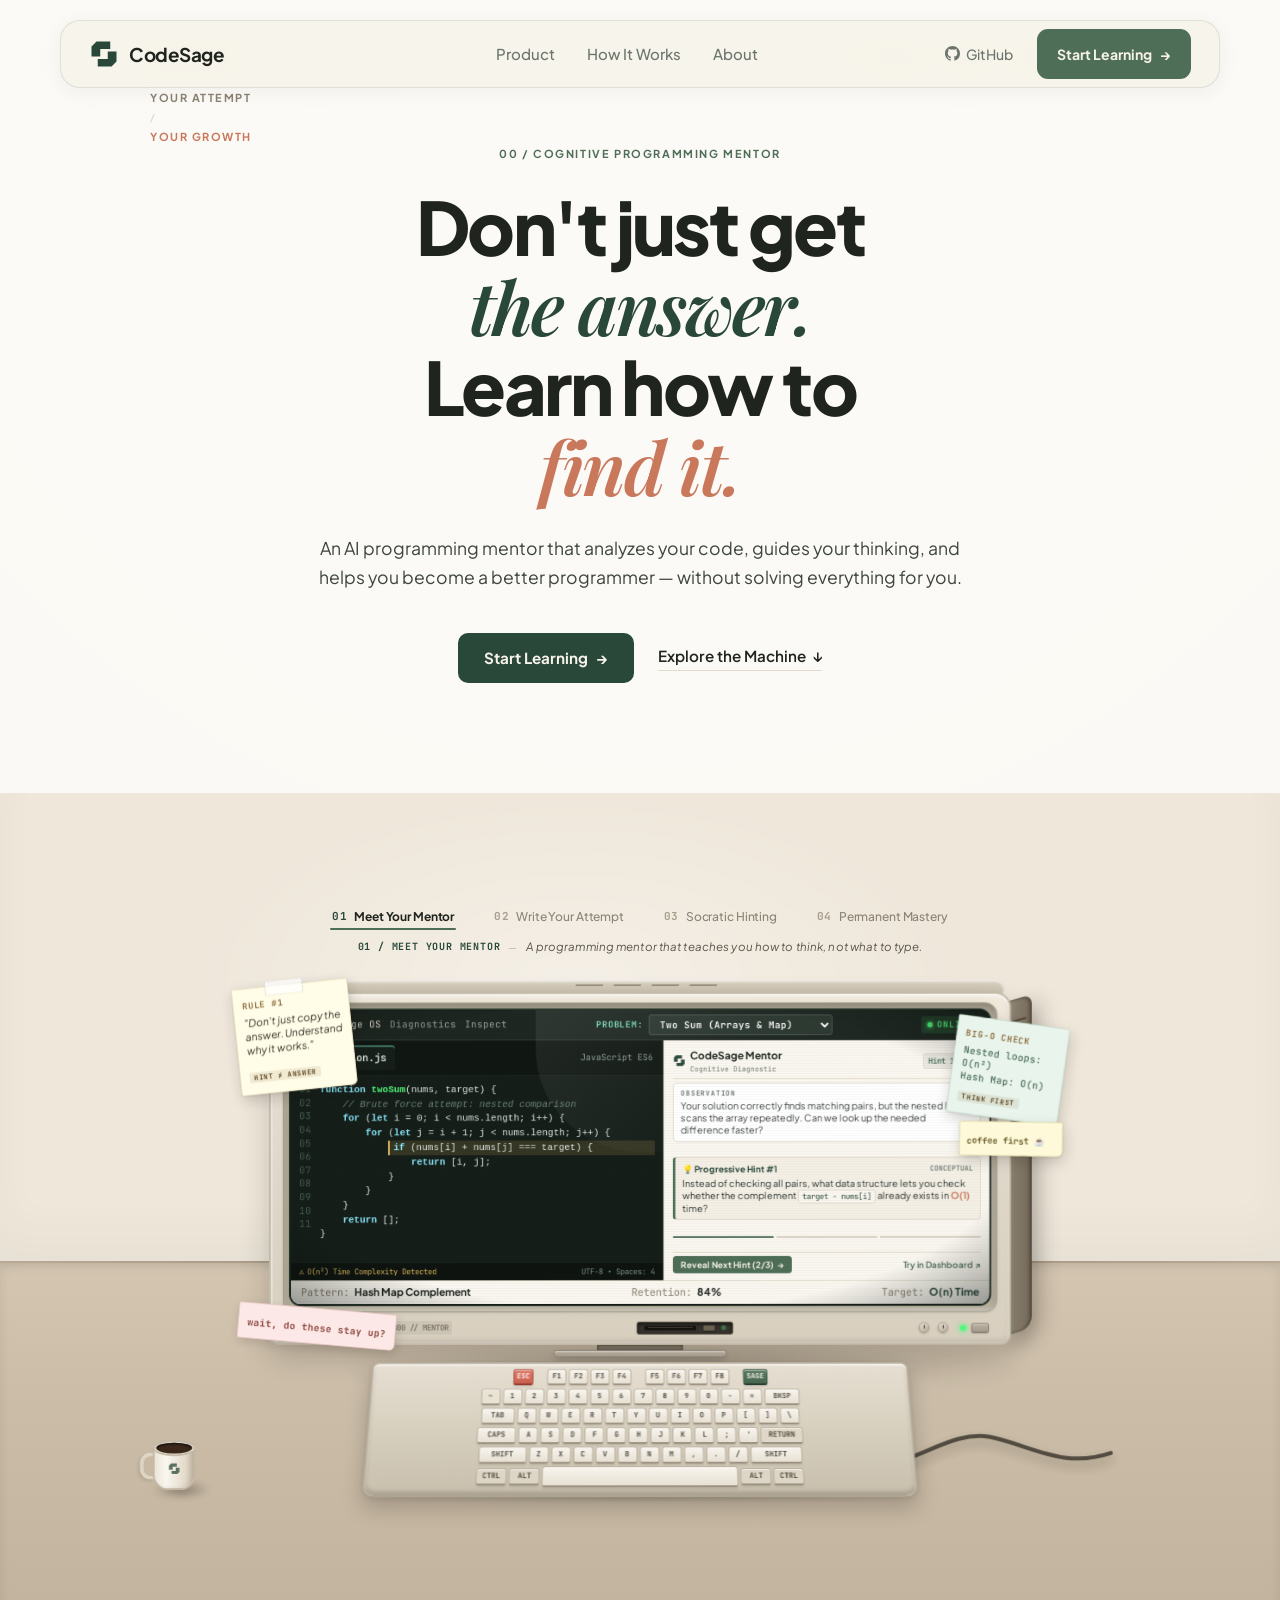
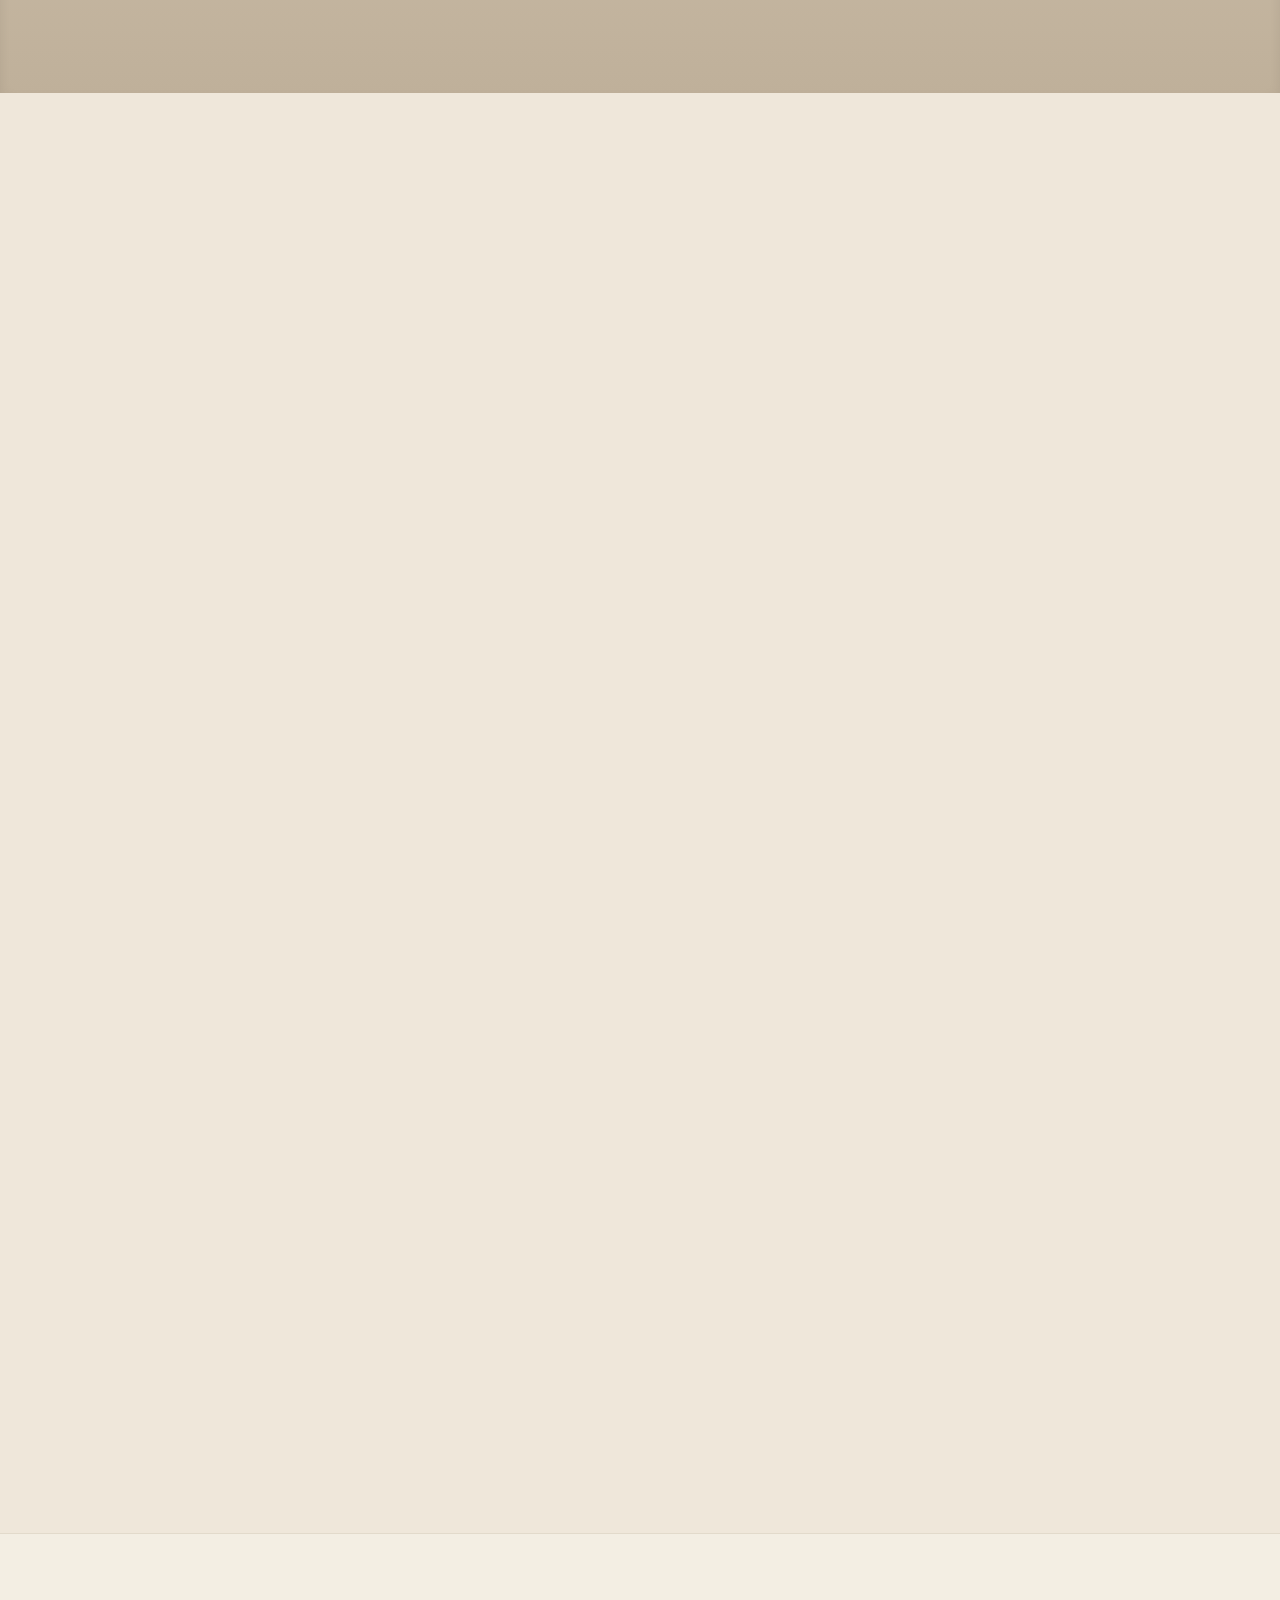
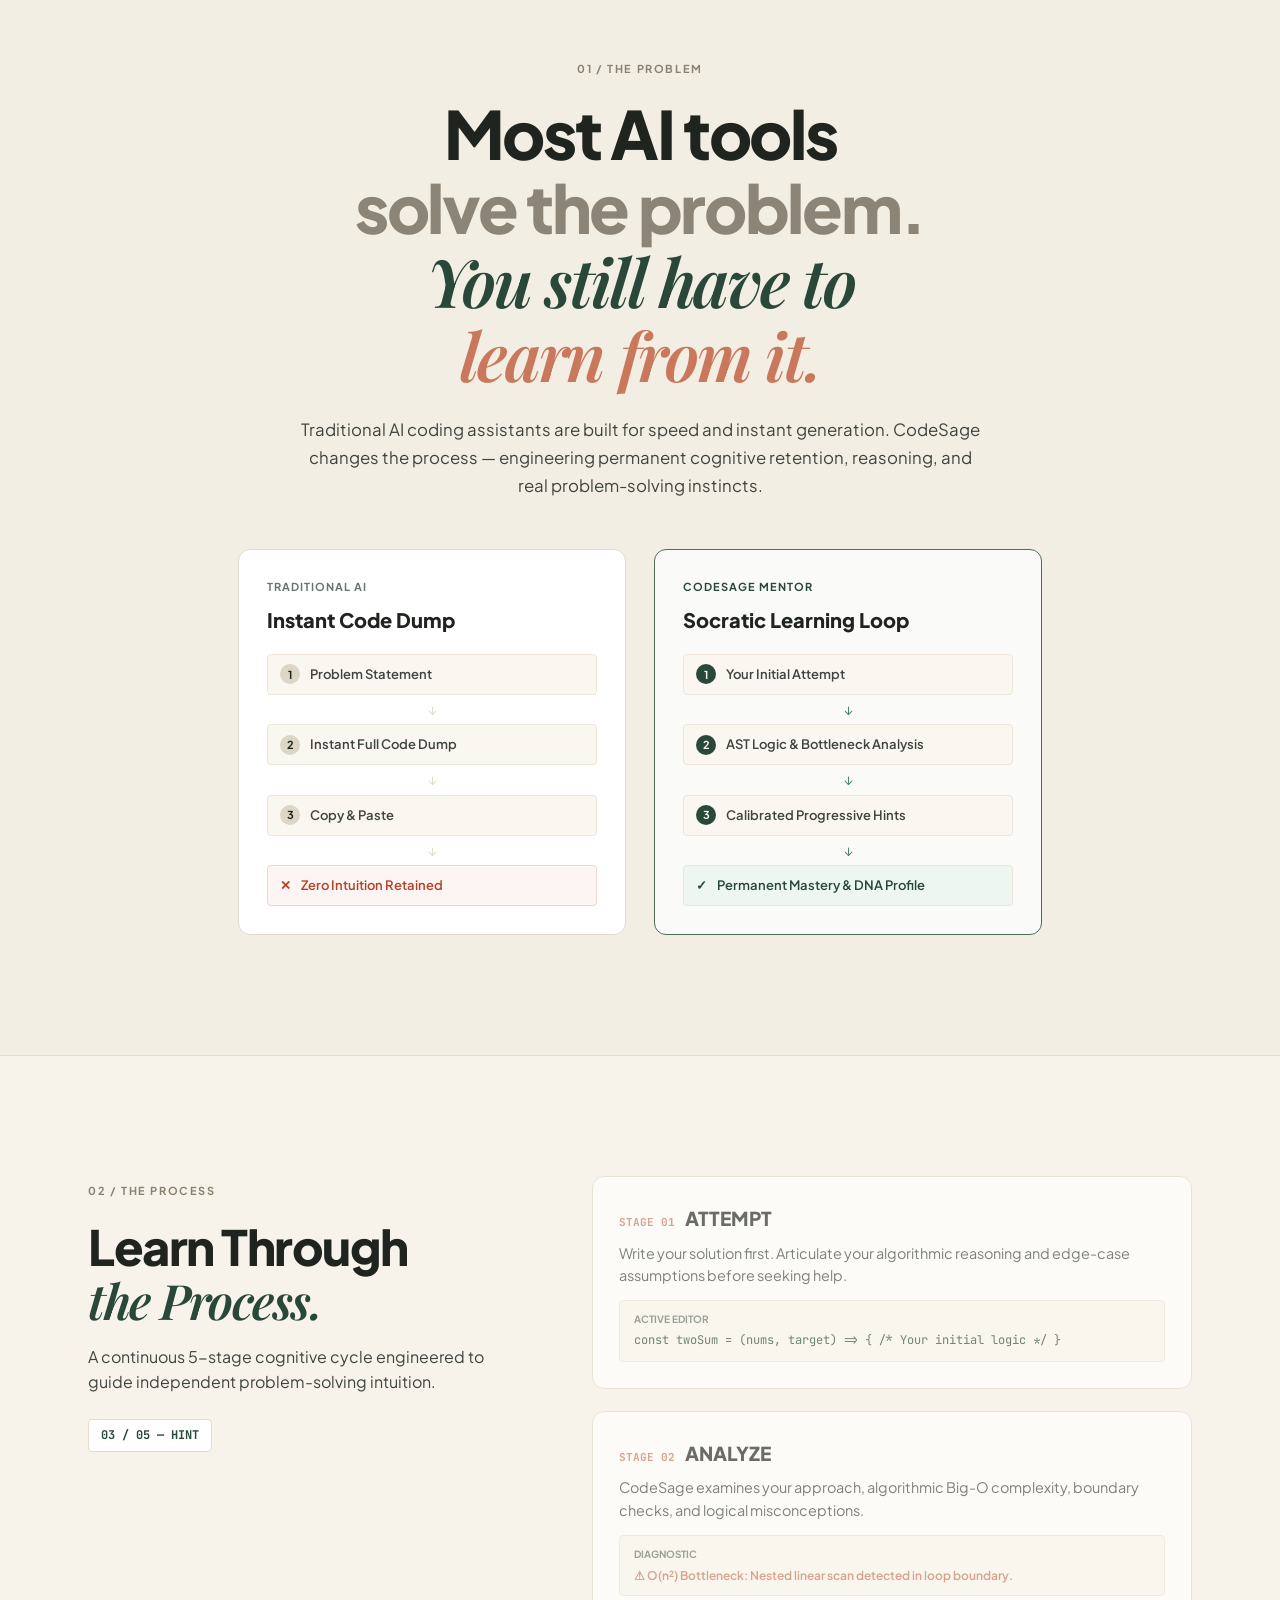
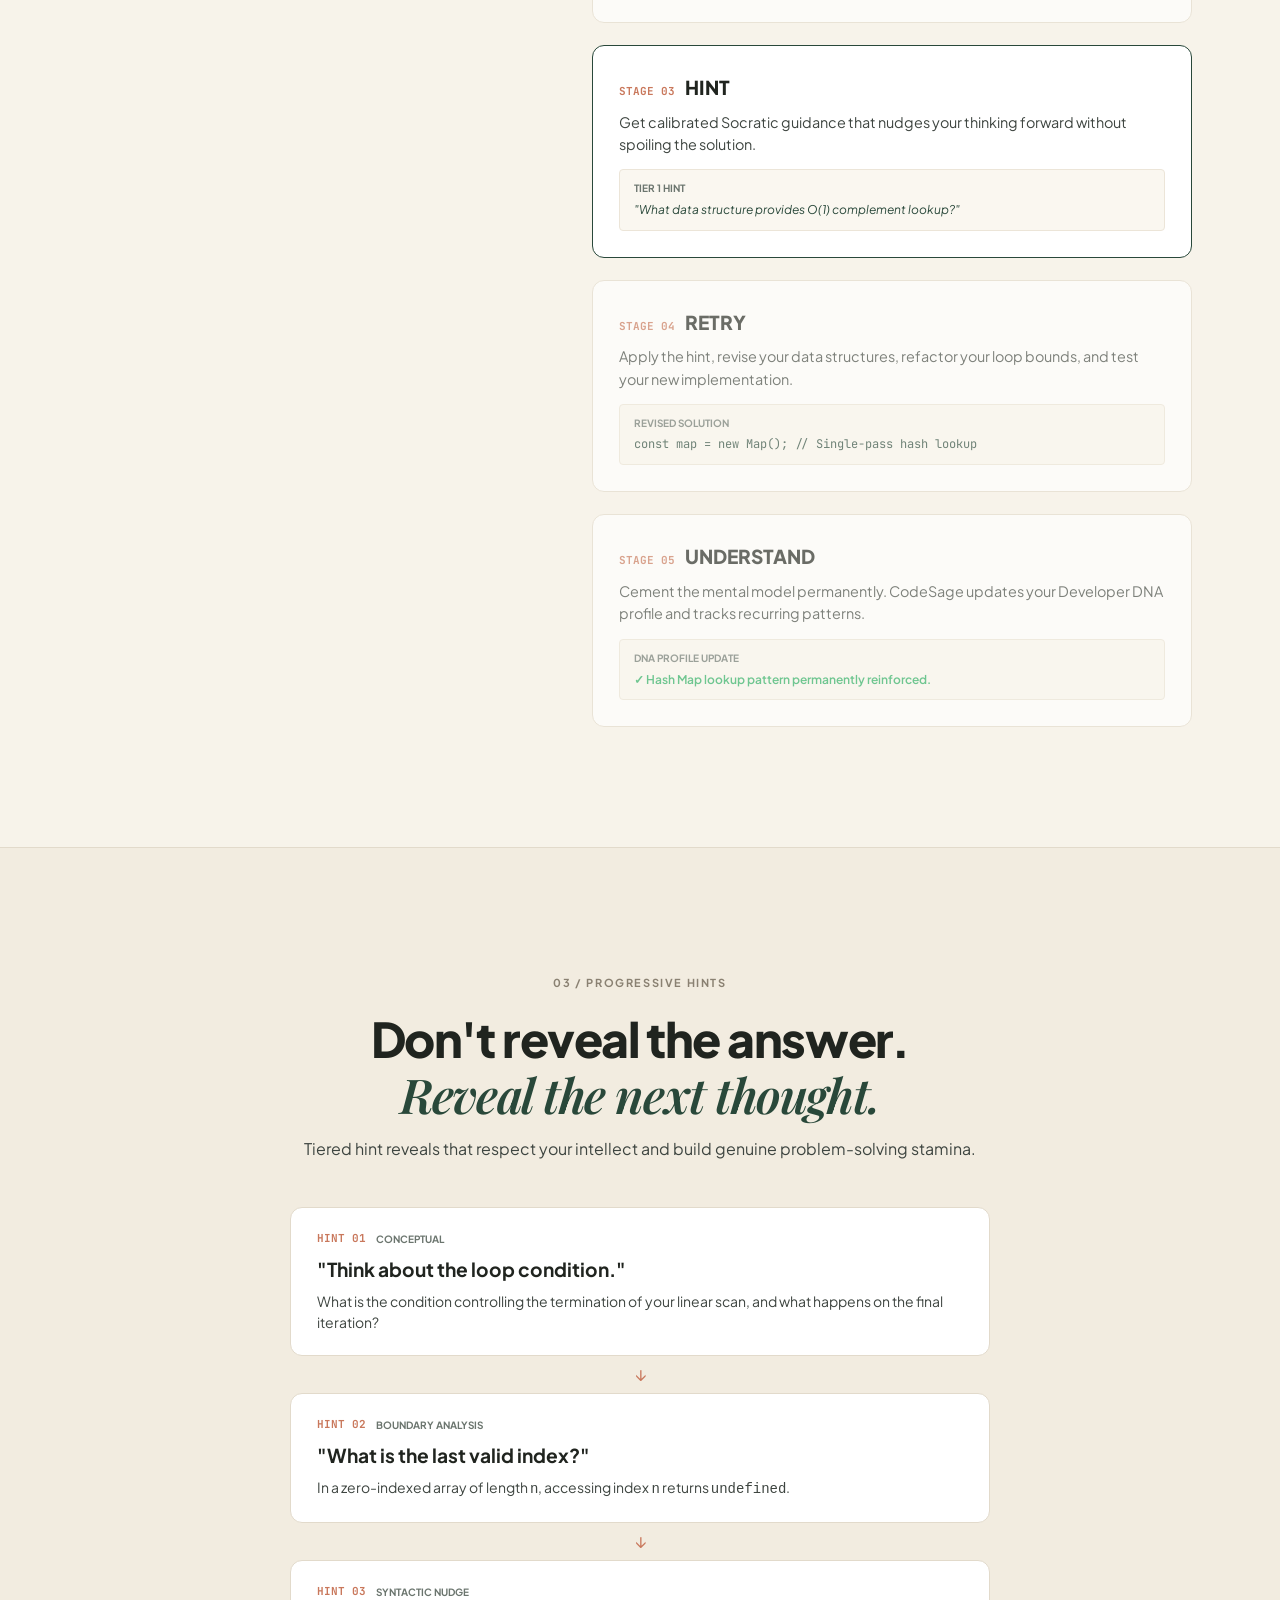
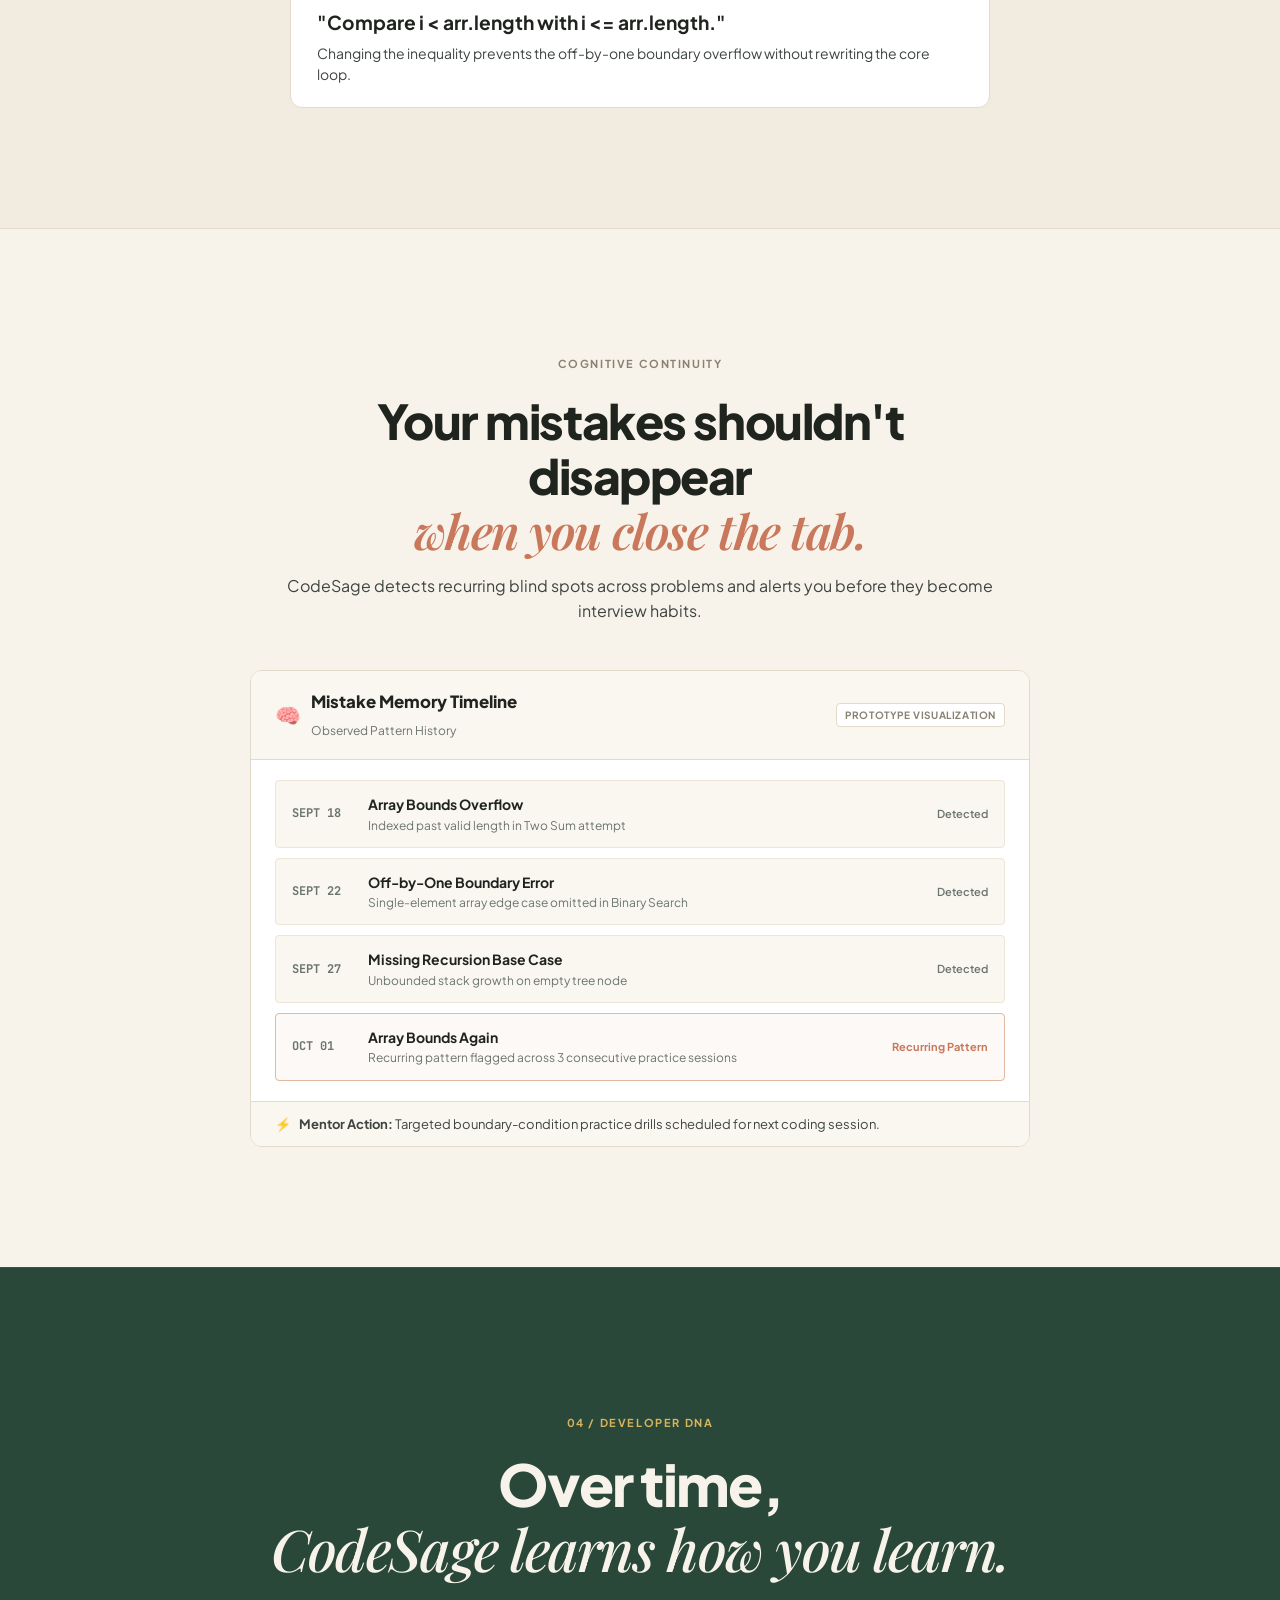
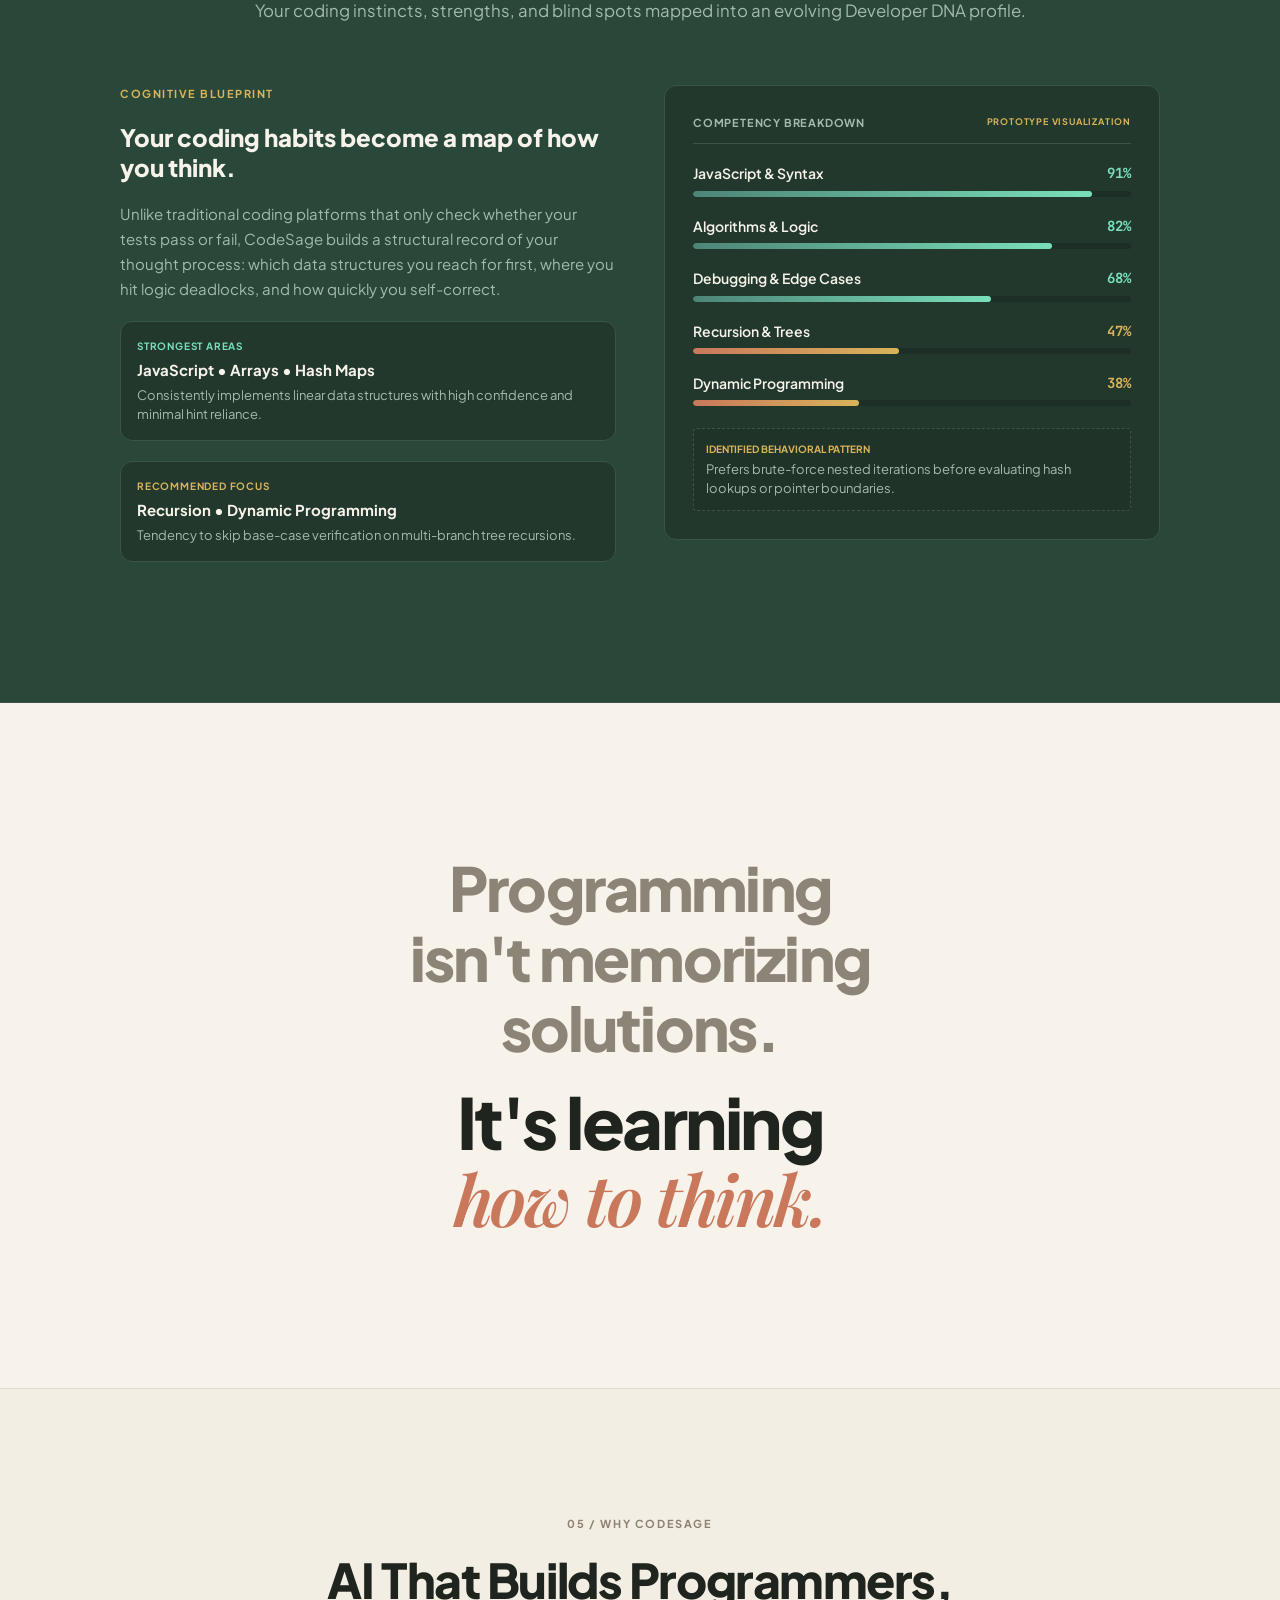
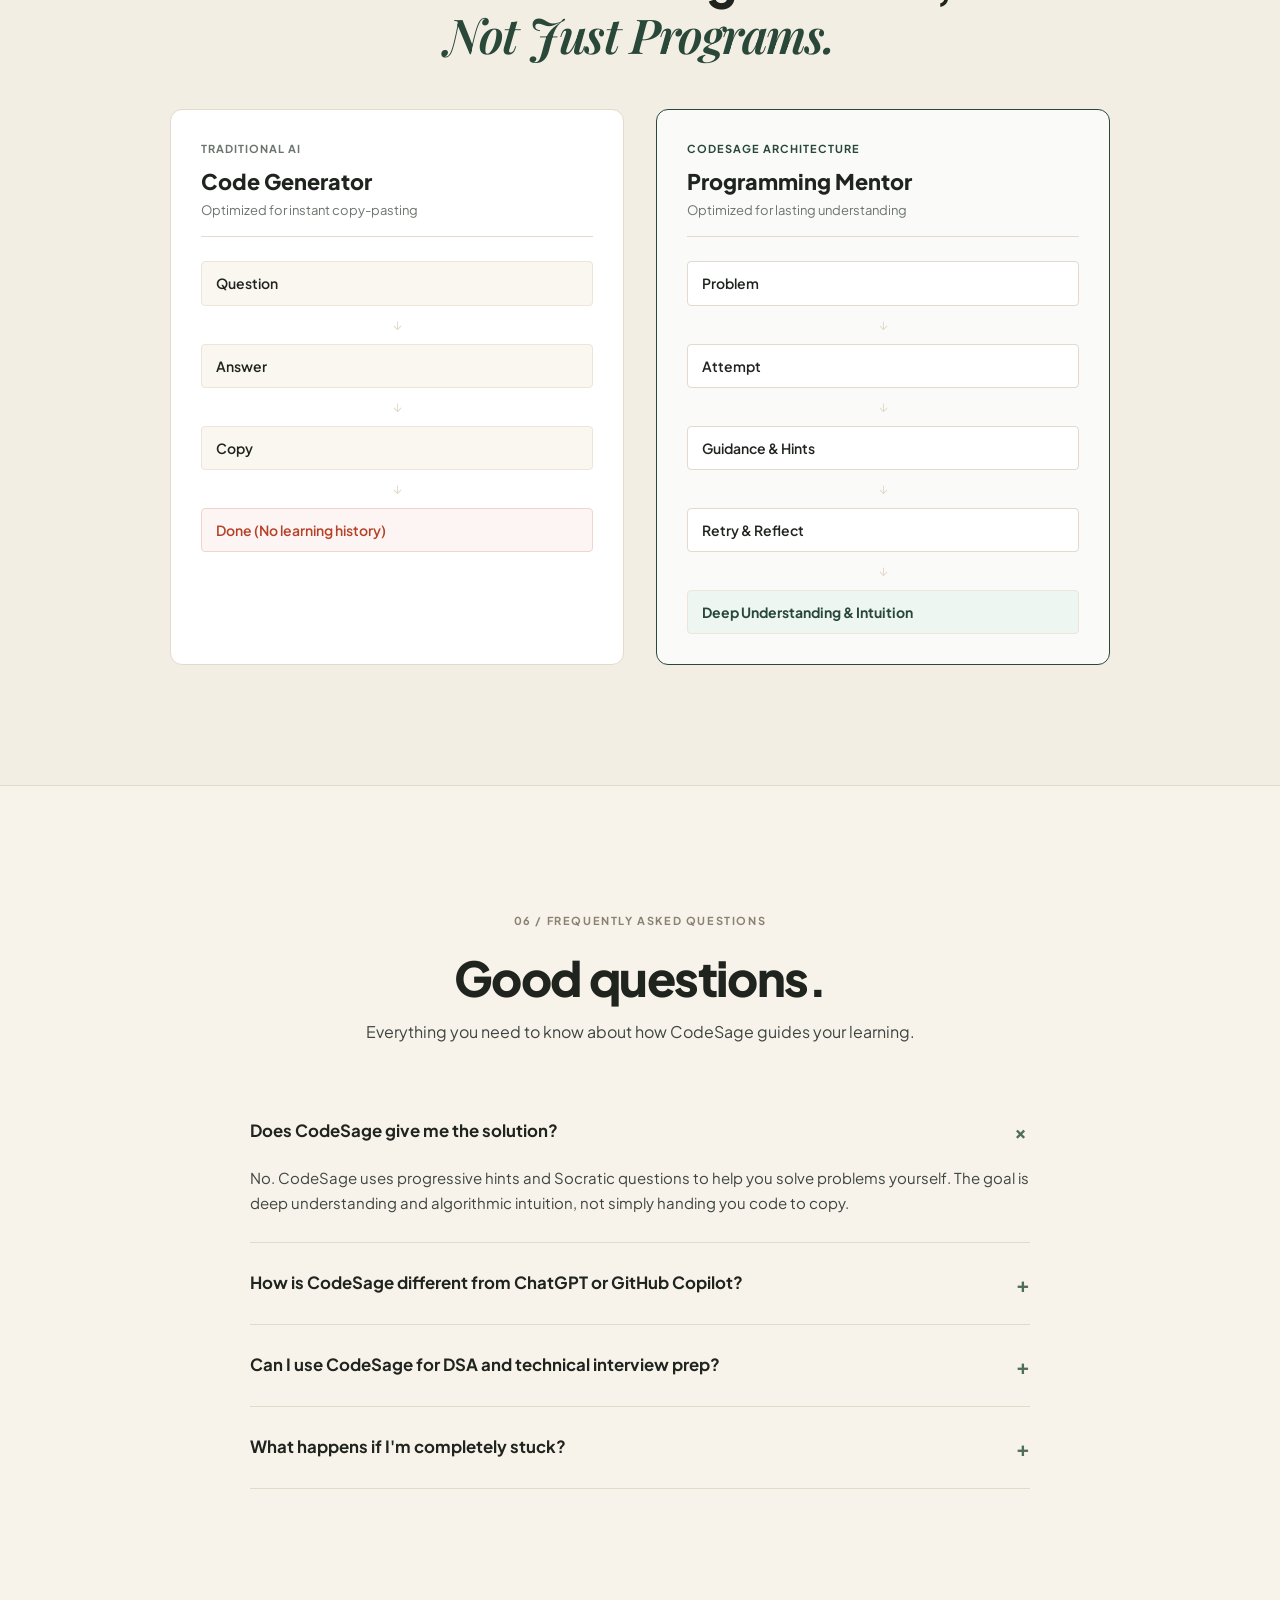
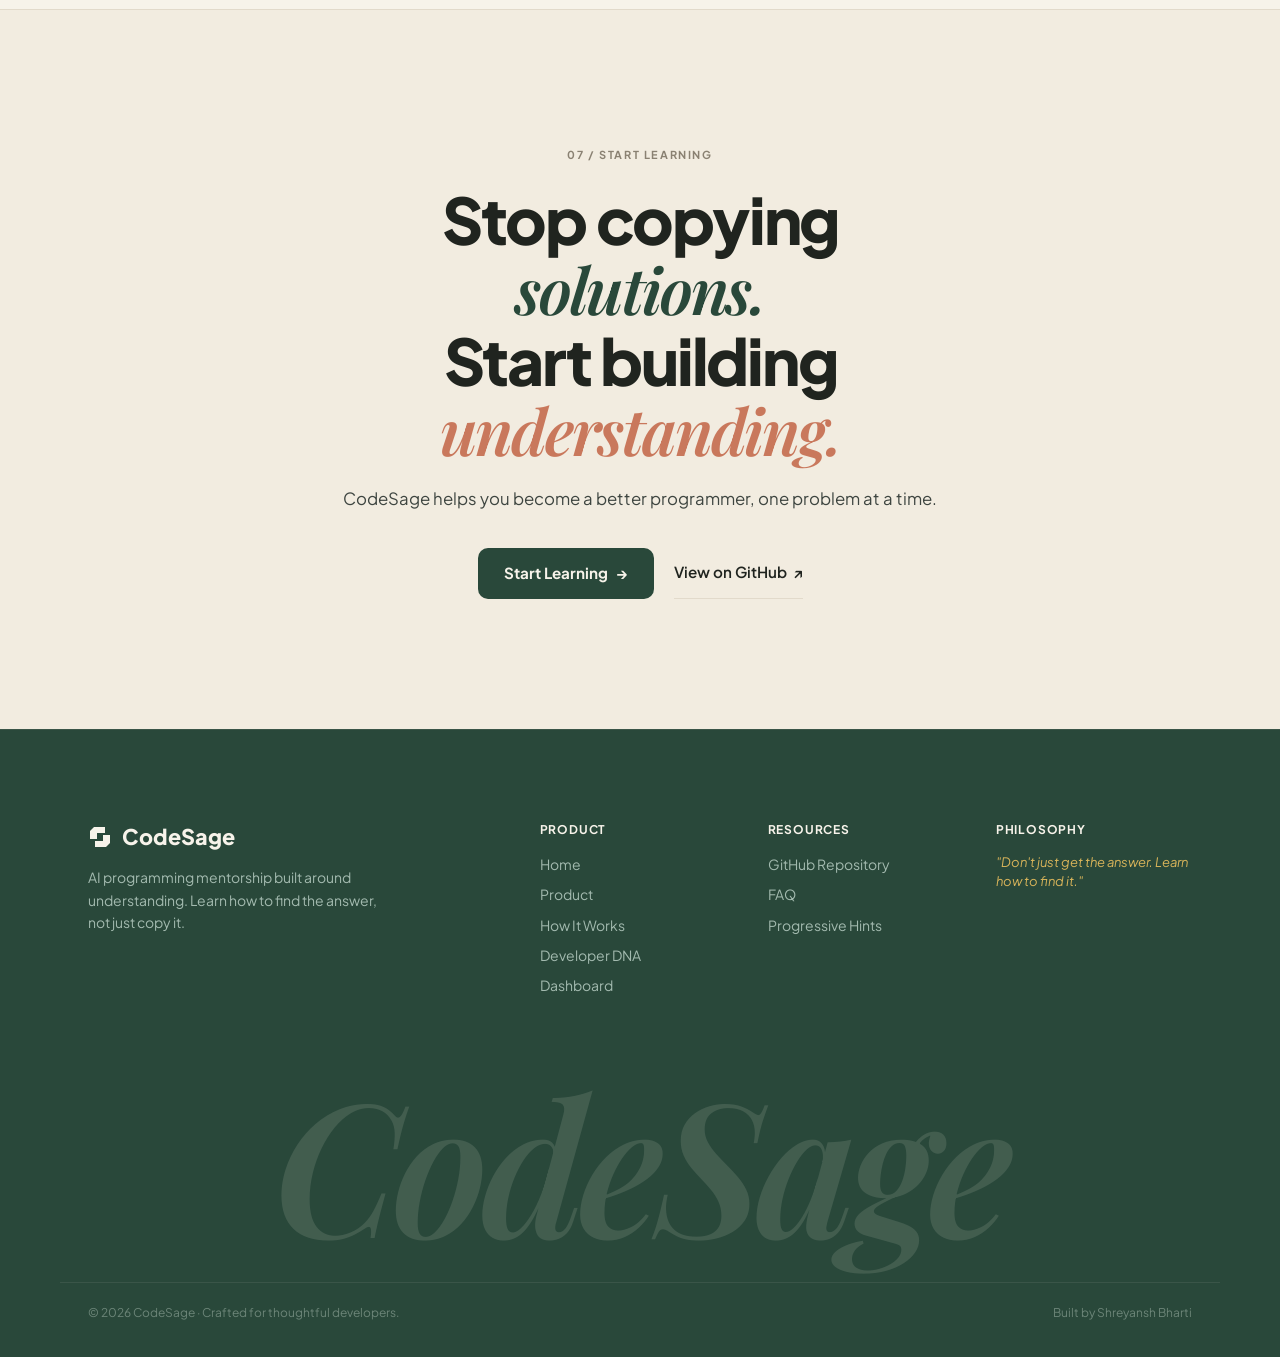
<file: frontend/index.html>
<!DOCTYPE html>
<html lang="en">
<head>
    <meta charset="UTF-8">
    <meta name="viewport" content="width=device-width, initial-scale=1.0">
    <title>CodeSage — AI Programming Mentor | Learn How to Find the Answer</title>
    <meta name="description" content="CodeSage is an AI programming mentor that analyzes your code, explains your mistakes, and provides progressive hints so you build real problem-solving intuition.">
    
    <!-- Google Fonts: Plus Jakarta Sans, Playfair Display (Editorial Serif), & JetBrains Mono -->
    <link rel="preconnect" href="https://fonts.googleapis.com">
    <link rel="preconnect" href="https://fonts.gstatic.com" crossorigin>
    <link href="https://fonts.googleapis.com/css2?family=JetBrains+Mono:wght@400;500;600&family=Playfair+Display:ital,wght@0,500;0,600;0,700;1,400;1,600&family=Plus+Jakarta+Sans:wght@400;500;600;700;800&display=swap" rel="stylesheet">
    
    <link rel="icon" type="image/svg+xml" href="favicon.svg">
    <link rel="stylesheet" href="style.css">
    <link rel="stylesheet" href="computer.css">
</head>
<body>

    <!-- ========================================== -->
    <!-- Floating Product Navigation                -->
    <!-- ========================================== -->
    <header class="floating-navbar" id="floating-navbar">
        <div class="nav-brand-wrap">
            <a href="#hero" class="brand-link" aria-label="CodeSage Home">
                <span class="brand-symbol" aria-hidden="true">
                    <svg viewBox="0 0 120 120" width="30" height="30" fill="currentColor">
                        <path d="M 30 10 H 85 V 40 H 45 V 70 H 10 V 30 Z" />
                        <path d="M 90 110 H 35 V 80 H 75 V 50 H 110 V 90 Z" />
                    </svg>
                </span>
                <span class="brand-text">CodeSage</span>
            </a>
        </div>

        <nav class="nav-center-links" id="nav-center-links">
            <a href="#machine" class="nav-item">Product</a>
            <a href="#process" class="nav-item">How It Works</a>
            <a href="#developer-dna" class="nav-item">About</a>
        </nav>

        <div class="nav-right-actions">
            <a href="https://github.com/shreyanshhbharti" target="_blank" rel="noopener noreferrer" class="nav-github-link" aria-label="GitHub Repository">
                <svg width="15" height="15" viewBox="0 0 24 24" fill="currentColor">
                    <path d="M12 0C5.37 0 0 5.37 0 12c0 5.31 3.435 9.795 8.205 11.385.6.105.825-.255.825-.57 0-.285-.015-1.23-.015-2.235-3.015.555-3.795-.735-4.035-1.41-.135-.345-.72-1.41-1.23-1.695-.42-.225-1.02-.78-.015-.795.945-.015 1.62.87 1.845 1.23 1.08 1.815 2.805 1.305 3.495.99.105-.78.42-1.305.765-1.605-2.67-.3-5.46-1.335-5.46-5.925 0-1.305.465-2.385 1.23-3.225-.12-.3-.54-1.53.12-3.18 0 0 1.005-.315 3.3 1.23.96-.27 1.98-.405 3-.405s2.04.135 3 .405c2.295-1.56 3.3-1.23 3.3-1.23.66 1.65.24 2.88.12 3.18.765.84 1.23 1.905 1.23 3.225 0 4.605-2.805 5.625-5.475 5.925.435.375.81 1.095.81 2.22 0 1.605-.015 2.895-.015 3.3 0 .315.225.69.825.57A12.02 12.02 0 0 0 24 12c0-6.63-5.37-12-12-12z"/>
                </svg>
                <span>GitHub</span>
            </a>
            <a href="dashboard.html" class="nav-primary-cta">
                <span>Start Learning</span>
                <span class="btn-arrow">→</span>
            </a>
            <button class="nav-mobile-toggle" id="nav-mobile-toggle" aria-label="Toggle navigation">
                <span></span>
                <span></span>
                <span></span>
            </button>
        </div>

        <!-- Mobile Drawer Menu -->
        <div class="mobile-drawer-menu" id="mobile-drawer-menu">
            <a href="#machine" class="drawer-link">Product</a>
            <a href="#process" class="drawer-link">How It Works</a>
            <a href="#developer-dna" class="drawer-link">About</a>
            <a href="https://github.com/shreyanshhbharti" target="_blank" rel="noopener noreferrer" class="drawer-link">GitHub ↗</a>
            <a href="dashboard.html" class="drawer-cta">Start Learning →</a>
        </div>
    </header>

    <main id="main-content">
        <!-- ========================================== -->
        <!-- 2. Editorial Hero Section                  -->
        <!-- ========================================== -->
        <section id="hero" class="hero-editorial-section">
            <!-- Subtle Handcrafted Annotations -->
            <div class="hero-aside-note" aria-hidden="true">
                <span class="note-line">YOUR CODE</span>
                <span class="note-sep">/</span>
                <span class="note-line">YOUR ATTEMPT</span>
                <span class="note-sep">/</span>
                <span class="note-accent">YOUR GROWTH</span>
            </div>

            <div class="hero-aside-stamp" aria-hidden="true">
                <span class="stamp-bracket">[</span>
                <span class="stamp-text">THINK • ATTEMPT • UNDERSTAND</span>
                <span class="stamp-bracket">]</span>
            </div>

            <div class="container hero-inner">
                <div class="hero-chapter-tag scroll-reveal">
                    <span>00 / COGNITIVE PROGRAMMING MENTOR</span>
                </div>

                <h1 class="hero-headline scroll-reveal">
                    <span class="hl-ink">Don't just get</span><br>
                    <span class="hl-serif-green">the answer.</span><br>
                    <span class="hl-ink">Learn how to</span><br>
                    <span class="hl-serif-terracotta">find it.</span>
                </h1>

                <p class="hero-lead-text scroll-reveal">
                    An AI programming mentor that analyzes your code, guides your thinking, and helps you become a better programmer — without solving everything for you.
                </p>

                <div class="hero-action-row scroll-reveal">
                    <a href="dashboard.html" class="btn-primary-action">
                        <span>Start Learning</span>
                        <span class="action-arrow">→</span>
                    </a>
                    <a href="#machine" class="btn-text-action">
                        <span>Explore the Machine</span>
                        <span class="down-arrow">↓</span>
                    </a>
                </div>
            </div>
        </section>

        <!-- ========================================== -->
        <!-- 3. The Retro Computer Product Experience   -->
        <!-- ========================================== -->
        <section id="machine" class="codesage-machine-section" aria-label="CodeSage Retro Computer Product Experience">
            
            <!-- Sticky Viewport Container -->
            <div class="machine-sticky-viewport" id="machine-sticky-viewport">
                
                <!-- Real Desk Environment Horizon Plane (Upper Wall Backdrop & Lower Desk Surface) -->
                <div class="desk-horizon-plane" aria-hidden="true">
                    <div class="desk-wall-backdrop" id="desk-wall"></div>
                    <div class="desk-surface-plane" id="desk-surface">
                        <div class="desk-seam-edge"></div>
                    </div>
                </div>
                
                <!-- Dynamic Editorial Scroll Story Chapter Navigation & Caption -->
                <div class="machine-story-stage" aria-label="Workstation Story Progression">
                    <div class="machine-story-markers" role="tablist">
                        <button class="story-chapter-btn story-marker-pill active" role="tab" aria-selected="true" data-step="1">
                            <span class="step-num">01</span>
                            <span class="step-label">Meet Your Mentor</span>
                        </button>
                        <button class="story-chapter-btn story-marker-pill" role="tab" aria-selected="false" data-step="2">
                            <span class="step-num">02</span>
                            <span class="step-label">Write Your Attempt</span>
                        </button>
                        <button class="story-chapter-btn story-marker-pill" role="tab" aria-selected="false" data-step="3">
                            <span class="step-num">03</span>
                            <span class="step-label">Socratic Hinting</span>
                        </button>
                        <button class="story-chapter-btn story-marker-pill" role="tab" aria-selected="false" data-step="4">
                            <span class="step-num">04</span>
                            <span class="step-label">Permanent Mastery</span>
                        </button>
                    </div>
                    <div class="machine-story-caption" id="machine-story-caption" aria-live="polite">
                        <span class="caption-title" id="caption-title">01 / MEET YOUR MENTOR</span>
                        <span class="caption-sep">—</span>
                        <span class="caption-desc" id="caption-desc">A programming mentor that teaches you how to think, not what to type.</span>
                    </div>
                </div>

                <!-- Surrounding Physical Desk Artifacts Grounded on Desk Plane -->
                <div class="desk-environment-layer" id="desk-environment" aria-hidden="true">
                    <!-- Ceramic Coffee Mug (Physically Placed in Foreground on Desk) -->
                    <div class="desk-mug" id="desk-mug" title="CodeSage Dark Roast">
                        <div class="mug-shadow"></div>
                        <div class="mug-vessel">
                            <div class="mug-top-ellipse">
                                <div class="mug-coffee-surface"></div>
                            </div>
                            <div class="mug-side-cylinder">
                                <span class="mug-brand-glyph">
                                    <svg viewBox="0 0 120 120" width="14" height="14" fill="currentColor">
                                        <path d="M 30 10 H 85 V 40 H 45 V 70 H 10 V 30 Z" />
                                        <path d="M 90 110 H 35 V 80 H 75 V 50 H 110 V 90 Z" />
                                    </svg>
                                </span>
                            </div>
                            <div class="mug-handle-curve"></div>
                        </div>
                    </div>

                    <!-- Coiled Black Cable on Desk -->
                    <div class="desk-cable-wrap" id="desk-cable">
                        <svg class="desk-cable-svg" viewBox="0 0 320 90" fill="none">
                            <path d="M 10 80 C 60 85, 110 35, 160 45 C 210 55, 250 85, 310 65" stroke="#3D372F" stroke-width="5" stroke-linecap="round"/>
                        </svg>
                    </div>
                </div>

                <!-- Physical Retro Computer Rig -->
                <div class="retro-computer-rig" id="retro-computer-rig">
                    
                    <!-- Multi-Layered Physical Desk Cast Shadow -->
                    <div class="monitor-desk-shadow" id="monitor-shadow" aria-hidden="true"></div>

                    <!-- 3D CRT Monitor Chassis -->
                    <div class="crt-monitor-chassis">
                        <!-- Right Side 3D Housing Extrusion with Louvers (Visible Chassis Depth) -->
                        <div class="crt-depth-side" aria-hidden="true">
                            <div class="depth-side-louvers">
                                <span></span><span></span><span></span><span></span><span></span>
                                <span></span><span></span><span></span><span></span><span></span>
                            </div>
                        </div>

                        <!-- Top 3D Taper Bevel with Heat Recess -->
                        <div class="crt-depth-top" aria-hidden="true">
                            <div class="top-vent-recess">
                                <span></span><span></span><span></span><span></span>
                            </div>
                        </div>

                        <!-- Sticky Notes Taped Directly to Bezel (Like bryangarage reference) -->
                        <!-- Top-Left Note -->
                        <div class="bezel-sticky-note note-top-left" aria-hidden="true">
                            <div class="tape-strip"></div>
                            <span class="sticky-rule-tag">RULE #1</span>
                            <p class="sticky-text">"Don't just copy the answer. Understand why it works."</p>
                            <span class="sticky-sub-tag">HINT ≠ ANSWER</span>
                        </div>

                        <!-- Lower-Left Note -->
                        <div class="bezel-sticky-note note-bottom-left" aria-hidden="true">
                            <span class="sticky-small-text">wait, do these stay up?</span>
                        </div>

                        <!-- Right Bezel Sticky Cluster -->
                        <div class="bezel-sticky-cluster" aria-hidden="true">
                            <div class="bezel-sticky-note note-right-mint">
                                <div class="tape-strip"></div>
                                <span class="sticky-rule-tag">BIG-O CHECK</span>
                                <p class="sticky-code">Nested loops: O(n²)<br>Hash Map: O(n)</p>
                                <span class="sticky-sub-tag">THINK FIRST</span>
                            </div>
                            <div class="bezel-sticky-note note-right-yellow">
                                <span class="sticky-mini-tag">coffee first ☕</span>
                            </div>
                        </div>

                        <!-- Front Bezel Housing -->
                        <div class="crt-front-bezel">
                            <!-- Inset Screen Well & Curved CRT Glass Tube -->
                            <div class="crt-screen-bezel-recess">
                                <div class="crt-glass-tube crt-screen-housing">
                                    <!-- Optical CRT Overlays (Non-obstructive) -->
                                    <div class="crt-reflection-glare" aria-hidden="true"></div>
                                    <div class="crt-scanline-raster" aria-hidden="true"></div>
                                    <div class="crt-vignette-frame" aria-hidden="true"></div>

                                    <!-- Actual CodeSage Interactive Viewport -->
                                    <div class="crt-interactive-viewport" id="product-workspace">
                                        <!-- Classic Workstation OS Header Bar -->
                                        <div class="workstation-os-bar">
                                            <div class="os-menu-group">
                                                <span class="os-sys-bullet">●</span>
                                                <span class="os-menu-item active-menu">CodeSage OS</span>
                                                <span class="os-menu-item">Diagnostics</span>
                                                <span class="os-menu-item">Inspect</span>
                                            </div>

                                            <div class="os-problem-picker">
                                                <label for="preview-problem-dropdown" class="os-picker-label">PROBLEM:</label>
                                                <select id="preview-problem-dropdown" class="os-dropdown" aria-label="Select Problem">
                                                    <option value="twosum">Two Sum (Arrays &amp; Map)</option>
                                                    <option value="parentheses">Valid Parentheses (Stack)</option>
                                                    <option value="binarysearch">Binary Search (Boundary)</option>
                                                </select>
                                            </div>

                                            <div class="os-status-pill">
                                                <span class="os-indicator-light"></span>
                                                <span>ONLINE</span>
                                            </div>
                                        </div>

                                        <!-- Split Workspace Core -->
                                        <div class="app-workspace-split">
                                            <!-- Left Pane: Code Editor -->
                                            <div class="app-editor-pane">
                                                <div class="pane-tab-strip">
                                                    <div class="file-tab">
                                                        <span class="tab-bullet"></span>
                                                        <span id="preview-file-name">solution.js</span>
                                                    </div>
                                                    <span class="lang-tag" id="preview-lang-tag">JavaScript ES6</span>
                                                </div>

                                                <div class="editor-code-body">
                                                    <div class="code-line-numbers" aria-hidden="true">
                                                        <span>01</span><span>02</span><span>03</span><span>04</span><span>05</span><span>06</span><span>07</span><span>08</span><span>09</span><span>10</span><span>11</span>
                                                    </div>
                                                    <pre class="code-pre-element"><code id="preview-code-content"><span class="c-kw">function</span> <span class="c-fn">twoSum</span>(nums, target) {
    <span class="c-cm">// Brute force attempt: nested comparison</span>
    <span class="c-kw">for</span> (<span class="c-kw">let</span> i = 0; i &lt; nums.length; i++) {
        <span class="c-kw">for</span> (<span class="c-kw">let</span> j = i + 1; j &lt; nums.length; j++) {
            <span class="c-warn-line"><span class="c-kw">if</span> (nums[i] + nums[j] === target) {</span>
                <span class="c-kw">return</span> [i, j];
            }
        }
    }
    <span class="c-kw">return</span> [];
}</code></pre>
                                                </div>

                                                <div class="editor-status-strip">
                                                    <div class="status-warning">
                                                        <span class="warn-glyph">⚠</span>
                                                        <span id="preview-editor-warn">O(n²) Time Complexity Detected</span>
                                                    </div>
                                                    <div class="status-meta">UTF-8 • Spaces: 4</div>
                                                </div>
                                            </div>

                                            <!-- Right Pane: Mentor Guidance -->
                                            <div class="app-mentor-pane">
                                                <div class="mentor-pane-header">
                                                    <div class="mentor-id-group">
                                                        <span class="mentor-monogram" aria-hidden="true">
                                                            <svg viewBox="0 0 120 120" width="18" height="18" fill="currentColor">
                                                                <path d="M 30 10 H 85 V 40 H 45 V 70 H 10 V 30 Z" />
                                                                <path d="M 90 110 H 35 V 80 H 75 V 50 H 110 V 90 Z" />
                                                            </svg>
                                                        </span>
                                                        <div>
                                                            <span class="mentor-title">CodeSage Mentor</span>
                                                            <span class="mentor-caption">Cognitive Diagnostic</span>
                                                        </div>
                                                    </div>
                                                    <span class="tier-indicator" id="preview-hint-badge">Hint 1 of 3</span>
                                                </div>

                                                <div class="mentor-body-content">
                                                    <div class="mentor-observation-card">
                                                        <span class="obs-header">OBSERVATION</span>
                                                        <p id="preview-obs-text">
                                                            Your solution correctly finds matching pairs, but the nested loop scans the array repeatedly. Can we look up the needed difference faster?
                                                        </p>
                                                    </div>

                                                    <div class="mentor-guidance-card" id="preview-hint-box">
                                                        <div class="guidance-header">
                                                            <span class="guidance-num" id="preview-hint-num">💡 Progressive Hint #1</span>
                                                            <span class="guidance-tier">Conceptual</span>
                                                        </div>
                                                        <p class="guidance-text" id="preview-hint-text">
                                                            Instead of checking all pairs, what data structure lets you check whether the complement <code class="inline-code">target - nums[i]</code> already exists in <span class="highlight-code">O(1)</span> time?
                                                        </p>
                                                    </div>

                                                    <div class="guidance-stepper-dashes" id="preview-hint-stepper">
                                                        <span class="dash-seg active" data-step="1"></span>
                                                        <span class="dash-seg" data-step="2"></span>
                                                        <span class="dash-seg" data-step="3"></span>
                                                    </div>
                                                </div>

                                                <div class="mentor-pane-footer">
                                                    <button class="btn-hint-stepper" id="preview-next-hint-btn">
                                                        <span id="preview-btn-text">Reveal Next Hint (2/3)</span>
                                                        <span class="btn-arrow">→</span>
                                                    </button>
                                                    <a href="dashboard.html" class="link-open-workspace">
                                                        <span>Try in Dashboard</span>
                                                        <span>↗</span>
                                                    </a>
                                                </div>
                                            </div>
                                        </div>

                                        <!-- Bottom App Metrics -->
                                        <div class="app-bottom-metrics">
                                            <div class="metric-item"><span class="m-label">Pattern:</span> <strong id="preview-metric-pattern">Hash Map Complement</strong></div>
                                            <div class="metric-item"><span class="m-label">Retention:</span> <strong>84%</strong></div>
                                            <div class="metric-item highlight-metric"><span class="m-label">Target:</span> <strong>O(n) Time</strong></div>
                                        </div>
                                    </div>
                                </div>
                            </div>

                            <!-- Lower Bezel Face: Floppy Drive, Badges & Controls -->
                            <div class="crt-lower-control-strip">
                                <div class="bezel-brand-plaque">
                                    <span class="bezel-mark" aria-hidden="true">
                                        <svg viewBox="0 0 120 120" width="16" height="16" fill="currentColor">
                                            <path d="M 30 10 H 85 V 40 H 45 V 70 H 10 V 30 Z" />
                                            <path d="M 90 110 H 35 V 80 H 75 V 50 H 110 V 90 Z" />
                                        </svg>
                                    </span>
                                    <span class="bezel-title">CodeSage</span>
                                    <span class="bezel-model-code">CS-9800 // MENTOR</span>
                                </div>

                                <!-- Floppy Drive Assembly (Authentic Retro Detail) -->
                                <div class="floppy-drive-assembly" aria-hidden="true" title="3.5-inch Floppy Drive">
                                    <div class="floppy-slot-gate">
                                        <div class="slot-shadow-line"></div>
                                    </div>
                                    <div class="floppy-eject-btn"></div>
                                    <div class="floppy-activity-led"></div>
                                </div>

                                <!-- Tactile Dials & Power Rocker Switch -->
                                <div class="bezel-tactile-controls">
                                    <div class="tactile-dial" title="CRT Focus"></div>
                                    <div class="tactile-dial" title="CRT Brightness"></div>
                                    <div class="power-assembly">
                                        <span class="crt-power-led" id="crt-power-led" title="Power Status"></span>
                                        <button class="bezel-power-rocker" id="crt-power-btn" title="Toggle CRT Power" aria-label="Toggle Power"></button>
                                    </div>
                                </div>
                            </div>
                        </div>

                        <!-- Heavy Swivel Pedestal Base (Connects Monitor to Desk) -->
                        <div class="crt-pedestal-stand" aria-hidden="true">
                            <div class="pedestal-ball-joint"></div>
                            <div class="pedestal-flared-base"></div>
                        </div>
                    </div>

                    <!-- Separate Retro Mechanical Keyboard in Foreground -->
                    <div class="retro-keyboard-rig retro-keyboard-chassis" id="retro-keyboard">
                        <div class="keyboard-desk-shadow" aria-hidden="true"></div>
                        <div class="keyboard-angled-body">
                            <div class="kb-keycap-tray">
                                <div class="kb-key-row fn-row">
                                    <span class="key key-esc">ESC</span>
                                    <span class="key-spacer"></span>
                                    <span class="key">F1</span><span class="key">F2</span><span class="key">F3</span><span class="key">F4</span>
                                    <span class="key-spacer"></span>
                                    <span class="key">F5</span><span class="key">F6</span><span class="key">F7</span><span class="key">F8</span>
                                    <span class="key-spacer"></span>
                                    <span class="key key-sage">SAGE</span>
                                </div>
                                <div class="kb-key-row">
                                    <span class="key key-accent">~</span>
                                    <span class="key">1</span><span class="key">2</span><span class="key">3</span><span class="key">4</span><span class="key">5</span><span class="key">6</span><span class="key">7</span><span class="key">8</span><span class="key">9</span><span class="key">0</span><span class="key">-</span><span class="key">=</span>
                                    <span class="key key-backspace">BKSP</span>
                                </div>
                                <div class="kb-key-row">
                                    <span class="key key-tab">TAB</span>
                                    <span class="key">Q</span><span class="key">W</span><span class="key">E</span><span class="key">R</span><span class="key">T</span><span class="key">Y</span><span class="key">U</span><span class="key">I</span><span class="key">O</span><span class="key">P</span><span class="key">[</span><span class="key">]</span><span class="key">\</span>
                                </div>
                                <div class="kb-key-row">
                                    <span class="key key-caps">CAPS</span>
                                    <span class="key">A</span><span class="key">S</span><span class="key">D</span><span class="key">F</span><span class="key">G</span><span class="key">H</span><span class="key">J</span><span class="key">K</span><span class="key">L</span><span class="key">;</span><span class="key">'</span>
                                    <span class="key key-return">RETURN</span>
                                </div>
                                <div class="kb-key-row">
                                    <span class="key key-shift-l">SHIFT</span>
                                    <span class="key">Z</span><span class="key">X</span><span class="key">C</span><span class="key">V</span><span class="key">B</span><span class="key">N</span><span class="key">M</span><span class="key">,</span><span class="key">.</span><span class="key">/</span>
                                    <span class="key key-shift-r">SHIFT</span>
                                </div>
                                <div class="kb-key-row kb-space-row">
                                    <span class="key key-mod">CTRL</span>
                                    <span class="key key-mod">ALT</span>
                                    <span class="key key-space"></span>
                                    <span class="key key-mod">ALT</span>
                                    <span class="key key-mod">CTRL</span>
                                </div>
                            </div>
                            <div class="kb-front-lip"></div>
                        </div>
                    </div>

                </div>

            </div>
        </section>

        <!-- ========================================== -->
        <!-- 4. "The Problem" Editorial Statement       -->
        <!-- ========================================== -->
        <section id="story" class="section section-problem">
            <div class="container statement-wrap">
                <div class="chapter-marker scroll-reveal">01 / THE PROBLEM</div>
                
                <h2 class="editorial-statement-title scroll-reveal">
                    Most AI tools<br>
                    <span class="st-muted">solve the problem.</span><br>
                    <span class="st-serif-green">You still have to</span><br>
                    <span class="st-serif-terracotta">learn from it.</span>
                </h2>

                <p class="editorial-statement-sub scroll-reveal">
                    Traditional AI coding assistants are built for speed and instant generation. CodeSage changes the process — engineering permanent cognitive retention, reasoning, and real problem-solving instincts.
                </p>

                <!-- Clean Side-by-Side Pipeline -->
                <div class="editorial-pipeline-grid scroll-reveal">
                    <div class="pipeline-card trad-card">
                        <div class="pipeline-header">
                            <span class="tag-clean">TRADITIONAL AI</span>
                            <h3>Instant Code Dump</h3>
                        </div>
                        <div class="pipeline-flow">
                            <div class="flow-row"><span class="row-num">1</span> <span>Problem Statement</span></div>
                            <div class="flow-sep">↓</div>
                            <div class="flow-row"><span class="row-num">2</span> <span>Instant Full Code Dump</span></div>
                            <div class="flow-sep">↓</div>
                            <div class="flow-row"><span class="row-num">3</span> <span>Copy &amp; Paste</span></div>
                            <div class="flow-sep">↓</div>
                            <div class="flow-row row-fail"><span class="row-glyph">✕</span> <span>Zero Intuition Retained</span></div>
                        </div>
                    </div>

                    <div class="pipeline-card sage-card">
                        <div class="pipeline-header">
                            <span class="tag-clean tag-sage">CODESAGE MENTOR</span>
                            <h3>Socratic Learning Loop</h3>
                        </div>
                        <div class="pipeline-flow">
                            <div class="flow-row"><span class="row-num sage-num">1</span> <span>Your Initial Attempt</span></div>
                            <div class="flow-sep sage-sep">↓</div>
                            <div class="flow-row"><span class="row-num sage-num">2</span> <span>AST Logic &amp; Bottleneck Analysis</span></div>
                            <div class="flow-sep sage-sep">↓</div>
                            <div class="flow-row"><span class="row-num sage-num">3</span> <span>Calibrated Progressive Hints</span></div>
                            <div class="flow-sep sage-sep">↓</div>
                            <div class="flow-row row-success"><span class="row-glyph">✓</span> <span>Permanent Mastery &amp; DNA Profile</span></div>
                        </div>
                    </div>
                </div>
            </div>
        </section>

        <!-- ========================================== -->
        <!-- 5. CodeSage Process (Sticky Storytelling)  -->
        <!-- ========================================== -->
        <section id="process" class="section section-process">
            <div class="container process-layout-grid">
                <!-- Left Sticky Column -->
                <div class="process-sticky-left">
                    <div class="chapter-marker">02 / THE PROCESS</div>
                    <h2 class="sticky-headline">
                        Learn Through<br>
                        <span class="hl-serif-green">the Process.</span>
                    </h2>
                    <p class="sticky-description">
                        A continuous 5-stage cognitive cycle engineered to guide independent problem-solving intuition.
                    </p>
                    <div class="sticky-counter">
                        <span id="active-step-text">01 / 05 — ATTEMPT</span>
                    </div>
                </div>

                <!-- Right Scrollable Stages -->
                <div class="process-scroll-right">
                    <!-- Stage 1 -->
                    <div class="process-stage-card active" data-stage="1">
                        <div class="stage-top-meta">
                            <span class="stage-tag">STAGE 01</span>
                            <span class="stage-title">ATTEMPT</span>
                        </div>
                        <p class="stage-text">Write your solution first. Articulate your algorithmic reasoning and edge-case assumptions before seeking help.</p>
                        <div class="stage-code-snippet">
                            <span class="snippet-label">Active Editor</span>
                            <code>const twoSum = (nums, target) => { /* Your initial logic */ }</code>
                        </div>
                    </div>

                    <!-- Stage 2 -->
                    <div class="process-stage-card" data-stage="2">
                        <div class="stage-top-meta">
                            <span class="stage-tag">STAGE 02</span>
                            <span class="stage-title">ANALYZE</span>
                        </div>
                        <p class="stage-text">CodeSage examines your approach, algorithmic Big-O complexity, boundary checks, and logical misconceptions.</p>
                        <div class="stage-code-snippet">
                            <span class="snippet-label">Diagnostic</span>
                            <span class="snippet-warn">⚠ O(n²) Bottleneck: Nested linear scan detected in loop boundary.</span>
                        </div>
                    </div>

                    <!-- Stage 3 -->
                    <div class="process-stage-card" data-stage="3">
                        <div class="stage-top-meta">
                            <span class="stage-tag">STAGE 03</span>
                            <span class="stage-title">HINT</span>
                        </div>
                        <p class="stage-text">Get calibrated Socratic guidance that nudges your thinking forward without spoiling the solution.</p>
                        <div class="stage-code-snippet">
                            <span class="snippet-label">Tier 1 Hint</span>
                            <span class="snippet-hint">"What data structure provides O(1) complement lookup?"</span>
                        </div>
                    </div>

                    <!-- Stage 4 -->
                    <div class="process-stage-card" data-stage="4">
                        <div class="stage-top-meta">
                            <span class="stage-tag">STAGE 04</span>
                            <span class="stage-title">RETRY</span>
                        </div>
                        <p class="stage-text">Apply the hint, revise your data structures, refactor your loop bounds, and test your new implementation.</p>
                        <div class="stage-code-snippet">
                            <span class="snippet-label">Revised Solution</span>
                            <code>const map = new Map(); // Single-pass hash lookup</code>
                        </div>
                    </div>

                    <!-- Stage 5 -->
                    <div class="process-stage-card" data-stage="5">
                        <div class="stage-top-meta">
                            <span class="stage-tag">STAGE 05</span>
                            <span class="stage-title">UNDERSTAND</span>
                        </div>
                        <p class="stage-text">Cement the mental model permanently. CodeSage updates your Developer DNA profile and tracks recurring patterns.</p>
                        <div class="stage-code-snippet">
                            <span class="snippet-label">DNA Profile Update</span>
                            <span class="snippet-success">✓ Hash Map lookup pattern permanently reinforced.</span>
                        </div>
                    </div>
                </div>
            </div>
        </section>

        <!-- ========================================== -->
        <!-- 6. Progressive Hints Visual Section        -->
        <!-- ========================================== -->
        <section id="hints" class="section section-hints">
            <div class="container">
                <div class="section-center-head scroll-reveal">
                    <div class="chapter-marker">03 / PROGRESSIVE HINTS</div>
                    <h2 class="editorial-section-title">
                        Don't reveal the answer.<br>
                        <span class="hl-serif-green">Reveal the next thought.</span>
                    </h2>
                    <p class="editorial-section-lead">
                        Tiered hint reveals that respect your intellect and build genuine problem-solving stamina.
                    </p>
                </div>

                <div class="hints-progression-stack scroll-reveal">
                    <div class="hint-card-item">
                        <div class="hint-meta-bar">
                            <span class="hint-level">HINT 01</span>
                            <span class="hint-type">CONCEPTUAL</span>
                        </div>
                        <h3 class="hint-quote">"Think about the loop condition."</h3>
                        <p class="hint-desc">What is the condition controlling the termination of your linear scan, and what happens on the final iteration?</p>
                    </div>

                    <div class="hint-step-divider">↓</div>

                    <div class="hint-card-item">
                        <div class="hint-meta-bar">
                            <span class="hint-level">HINT 02</span>
                            <span class="hint-type">BOUNDARY ANALYSIS</span>
                        </div>
                        <h3 class="hint-quote">"What is the last valid index?"</h3>
                        <p class="hint-desc">In a zero-indexed array of length <code>n</code>, accessing index <code>n</code> returns <code>undefined</code>.</p>
                    </div>

                    <div class="hint-step-divider">↓</div>

                    <div class="hint-card-item">
                        <div class="hint-meta-bar">
                            <span class="hint-level">HINT 03</span>
                            <span class="hint-type">SYNTACTIC NUDGE</span>
                        </div>
                        <h3 class="hint-quote">"Compare i &lt; arr.length with i &lt;= arr.length."</h3>
                        <p class="hint-desc">Changing the inequality prevents the off-by-one boundary overflow without rewriting the core loop.</p>
                    </div>
                </div>
            </div>
        </section>

        <!-- ========================================== -->
        <!-- 7. Mistake Memory Section                  -->
        <!-- ========================================== -->
        <section id="mistake-memory" class="section section-memory">
            <div class="container">
                <div class="section-center-head scroll-reveal">
                    <div class="chapter-marker">COGNITIVE CONTINUITY</div>
                    <h2 class="editorial-section-title">
                        Your mistakes shouldn't disappear<br>
                        <span class="hl-serif-terracotta">when you close the tab.</span>
                    </h2>
                    <p class="editorial-section-lead">
                        CodeSage detects recurring blind spots across problems and alerts you before they become interview habits.
                    </p>
                </div>

                <div class="memory-log-card scroll-reveal">
                    <div class="log-card-header">
                        <div class="header-left">
                            <span class="log-symbol">🧠</span>
                            <div>
                                <h3>Mistake Memory Timeline</h3>
                                <span class="log-caption">Observed Pattern History</span>
                            </div>
                        </div>
                        <span class="badge-subtle">PROTOTYPE VISUALIZATION</span>
                    </div>

                    <div class="log-entries-list">
                        <div class="log-entry">
                            <span class="entry-date">SEPT 18</span>
                            <div class="entry-body">
                                <strong>Array Bounds Overflow</strong>
                                <span>Indexed past valid length in Two Sum attempt</span>
                            </div>
                            <span class="entry-status">Detected</span>
                        </div>

                        <div class="log-entry">
                            <span class="entry-date">SEPT 22</span>
                            <div class="entry-body">
                                <strong>Off-by-One Boundary Error</strong>
                                <span>Single-element array edge case omitted in Binary Search</span>
                            </div>
                            <span class="entry-status">Detected</span>
                        </div>

                        <div class="log-entry">
                            <span class="entry-date">SEPT 27</span>
                            <div class="entry-body">
                                <strong>Missing Recursion Base Case</strong>
                                <span>Unbounded stack growth on empty tree node</span>
                            </div>
                            <span class="entry-status">Detected</span>
                        </div>

                        <div class="log-entry entry-flagged">
                            <span class="entry-date">OCT 01</span>
                            <div class="entry-body">
                                <strong>Array Bounds Again</strong>
                                <span>Recurring pattern flagged across 3 consecutive practice sessions</span>
                            </div>
                            <span class="entry-status status-alert">Recurring Pattern</span>
                        </div>
                    </div>

                    <div class="log-card-footer">
                        <span class="alert-glyph">⚡</span>
                        <p><strong>Mentor Action:</strong> Targeted boundary-condition practice drills scheduled for next coding session.</p>
                    </div>
                </div>
            </div>
        </section>

        <!-- ========================================== -->
        <!-- 8. ONE DRAMATIC DARK SECTION: DEVELOPER DNA-->
        <!-- ========================================== -->
        <section id="developer-dna" class="section section-dna-dark">
            <div class="container">
                <div class="dna-header-dark scroll-reveal">
                    <div class="chapter-marker-dark">04 / DEVELOPER DNA</div>
                    <h2 class="dna-headline-dark">
                        Over time,<br>
                        <span class="hl-serif-cream">CodeSage learns how you learn.</span>
                    </h2>
                    <p class="dna-lead-dark">
                        Your coding instincts, strengths, and blind spots mapped into an evolving Developer DNA profile.
                    </p>
                </div>

                <div class="dna-editorial-grid scroll-reveal">
                    <!-- Left Column: Philosophy & Overview -->
                    <div class="dna-col-narrative">
                        <div class="narrative-tag">COGNITIVE BLUEPRINT</div>
                        <h3 class="narrative-title">Your coding habits become a map of how you think.</h3>
                        <p class="narrative-body">
                            Unlike traditional coding platforms that only check whether your tests pass or fail, CodeSage builds a structural record of your thought process: which data structures you reach for first, where you hit logic deadlocks, and how quickly you self-correct.
                        </p>

                        <div class="dna-insight-capsule strong-capsule">
                            <span class="capsule-label">STRONGEST AREAS</span>
                            <strong>JavaScript • Arrays • Hash Maps</strong>
                            <p>Consistently implements linear data structures with high confidence and minimal hint reliance.</p>
                        </div>

                        <div class="dna-insight-capsule weak-capsule">
                            <span class="capsule-label">RECOMMENDED FOCUS</span>
                            <strong>Recursion • Dynamic Programming</strong>
                            <p>Tendency to skip base-case verification on multi-branch tree recursions.</p>
                        </div>
                    </div>

                    <!-- Right Column: Skills Breakdown -->
                    <div class="dna-col-metrics">
                        <div class="metrics-top-bar">
                            <span>COMPETENCY BREAKDOWN</span>
                            <span class="tiny-proto">PROTOTYPE VISUALIZATION</span>
                        </div>

                        <div class="skill-meter-row">
                            <div class="meter-info">
                                <span>JavaScript &amp; Syntax</span>
                                <span class="meter-pct">91%</span>
                            </div>
                            <div class="meter-track"><div class="meter-fill" style="width: 91%;"></div></div>
                        </div>

                        <div class="skill-meter-row">
                            <div class="meter-info">
                                <span>Algorithms &amp; Logic</span>
                                <span class="meter-pct">82%</span>
                            </div>
                            <div class="meter-track"><div class="meter-fill" style="width: 82%;"></div></div>
                        </div>

                        <div class="skill-meter-row">
                            <div class="meter-info">
                                <span>Debugging &amp; Edge Cases</span>
                                <span class="meter-pct">68%</span>
                            </div>
                            <div class="meter-track"><div class="meter-fill" style="width: 68%;"></div></div>
                        </div>

                        <div class="skill-meter-row">
                            <div class="meter-info">
                                <span>Recursion &amp; Trees</span>
                                <span class="meter-pct pct-amber">47%</span>
                            </div>
                            <div class="meter-track"><div class="meter-fill fill-amber" style="width: 47%;"></div></div>
                        </div>

                        <div class="skill-meter-row">
                            <div class="meter-info">
                                <span>Dynamic Programming</span>
                                <span class="meter-pct pct-amber">38%</span>
                            </div>
                            <div class="meter-track"><div class="meter-fill fill-amber" style="width: 38%;"></div></div>
                        </div>

                        <div class="dna-pattern-callout">
                            <span class="callout-tag">IDENTIFIED BEHAVIORAL PATTERN</span>
                            <p>Prefers brute-force nested iterations before evaluating hash lookups or pointer boundaries.</p>
                        </div>
                    </div>
                </div>
            </div>
        </section>

        <!-- ========================================== -->
        <!-- 9. Big Typographic Interlude               -->
        <!-- ========================================== -->
        <section class="section section-interlude">
            <div class="container text-center">
                <div class="interlude-text-block scroll-reveal">
                    <p class="interlude-line-1">
                        Programming<br>
                        isn't memorizing<br>
                        solutions.
                    </p>
                    <p class="interlude-line-2">
                        It's learning<br>
                        <span class="hl-serif-terracotta">how to think.</span>
                    </p>
                </div>
            </div>
        </section>

        <!-- ========================================== -->
        <!-- 10. Split Comparison Section               -->
        <!-- ========================================== -->
        <section id="comparison" class="section section-comparison">
            <div class="container">
                <div class="section-center-head scroll-reveal">
                    <div class="chapter-marker">05 / WHY CODESAGE</div>
                    <h2 class="editorial-section-title">
                        AI That Builds Programmers,<br>
                        <span class="hl-serif-green">Not Just Programs.</span>
                    </h2>
                </div>

                <div class="comparison-side-grid scroll-reveal">
                    <div class="comp-pane trad-pane">
                        <div class="comp-pane-top">
                            <span class="tag-clean">TRADITIONAL AI</span>
                            <h3>Code Generator</h3>
                            <p>Optimized for instant copy-pasting</p>
                        </div>
                        <div class="comp-chain">
                            <div class="chain-step">Question</div>
                            <div class="chain-sep">↓</div>
                            <div class="chain-step">Answer</div>
                            <div class="chain-sep">↓</div>
                            <div class="chain-step">Copy</div>
                            <div class="chain-sep">↓</div>
                            <div class="chain-step step-fail">Done (No learning history)</div>
                        </div>
                    </div>

                    <div class="comp-pane sage-pane">
                        <div class="comp-pane-top">
                            <span class="tag-clean tag-sage">CODESAGE ARCHITECTURE</span>
                            <h3>Programming Mentor</h3>
                            <p>Optimized for lasting understanding</p>
                        </div>
                        <div class="comp-chain">
                            <div class="chain-step sage-step">Problem</div>
                            <div class="chain-sep sage-sep">↓</div>
                            <div class="chain-step sage-step">Attempt</div>
                            <div class="chain-sep sage-sep">↓</div>
                            <div class="chain-step sage-step">Guidance &amp; Hints</div>
                            <div class="chain-sep sage-sep">↓</div>
                            <div class="chain-step sage-step">Retry &amp; Reflect</div>
                            <div class="chain-sep sage-sep">↓</div>
                            <div class="chain-step step-success">Deep Understanding &amp; Intuition</div>
                        </div>
                    </div>
                </div>
            </div>
        </section>

        <!-- ========================================== -->
        <!-- 11. FAQ Editorial Section                  -->
        <!-- ========================================== -->
        <section id="faq" class="section section-faq">
            <div class="container">
                <div class="section-center-head scroll-reveal">
                    <div class="chapter-marker">06 / FREQUENTLY ASKED QUESTIONS</div>
                    <h2 class="editorial-section-title">Good questions.</h2>
                    <p class="editorial-section-lead">
                        Everything you need to know about how CodeSage guides your learning.
                    </p>
                </div>

                <div class="editorial-faq-stack scroll-reveal">
                    <details class="faq-line-item" open>
                        <summary class="faq-line-summary">
                            <span>Does CodeSage give me the solution?</span>
                            <span class="faq-cross">+</span>
                        </summary>
                        <div class="faq-line-body">
                            <p>No. CodeSage uses progressive hints and Socratic questions to help you solve problems yourself. The goal is deep understanding and algorithmic intuition, not simply handing you code to copy.</p>
                        </div>
                    </details>

                    <details class="faq-line-item">
                        <summary class="faq-line-summary">
                            <span>How is CodeSage different from ChatGPT or GitHub Copilot?</span>
                            <span class="faq-cross">+</span>
                        </summary>
                        <div class="faq-line-body">
                            <p>While tools like Copilot and ChatGPT are designed to generate code for you, CodeSage is designed to teach you. It provides structured hint tiers, tracks your recurring mistakes over time, and builds your Developer DNA profile to help you pass technical interviews and write robust production systems.</p>
                        </div>
                    </details>

                    <details class="faq-line-item">
                        <summary class="faq-line-summary">
                            <span>Can I use CodeSage for DSA and technical interview prep?</span>
                            <span class="faq-cross">+</span>
                        </summary>
                        <div class="faq-line-body">
                            <p>Yes. CodeSage is specifically optimized for Data Structures and Algorithms (DSA), time &amp; space complexity analysis, edge-case discovery, and simulated technical interview dialogues.</p>
                        </div>
                    </details>

                    <details class="faq-line-item">
                        <summary class="faq-line-summary">
                            <span>What happens if I'm completely stuck?</span>
                            <span class="faq-cross">+</span>
                        </summary>
                        <div class="faq-line-body">
                            <p>CodeSage provides progressive guidance across multiple tiers: starting with conceptual questions, moving to data structure suggestions, and finally offering structural pseudocode snippets if you need an extra nudge — without spoiling the final implementation.</p>
                        </div>
                    </details>
                </div>
            </div>
        </section>

        <!-- ========================================== -->
        <!-- 12. Final CTA Section                      -->
        <!-- ========================================== -->
        <section id="cta" class="section section-cta-final">
            <div class="container text-center">
                <div class="cta-inner-box scroll-reveal">
                    <div class="chapter-marker">07 / START LEARNING</div>
                    <h2 class="final-headline">
                        Stop copying<br>
                        <span class="hl-serif-green">solutions.</span><br>
                        Start building<br>
                        <span class="hl-serif-terracotta">understanding.</span>
                    </h2>
                    <p class="final-lead">
                        CodeSage helps you become a better programmer, one problem at a time.
                    </p>
                    <div class="final-actions-cluster">
                        <a href="dashboard.html" class="btn-primary-action">
                            <span>Start Learning</span>
                            <span class="action-arrow">→</span>
                        </a>
                        <a href="https://github.com/shreyanshhbharti" target="_blank" rel="noopener noreferrer" class="btn-text-action">
                            <span>View on GitHub</span>
                            <span class="link-arrow">↗</span>
                        </a>
                    </div>
                </div>
            </div>
        </section>
    </main>

    <!-- ========================================== -->
    <!-- 13. Giant Brand Footer                     -->
    <!-- ========================================== -->
    <footer class="giant-brand-footer" id="giant-footer">
        <div class="container footer-content-grid">
            <div class="footer-brand-pane">
                <a href="#hero" class="footer-brand-title" aria-label="CodeSage Home">
                    <span class="footer-brand-symbol" aria-hidden="true">
                        <svg viewBox="0 0 120 120" width="24" height="24" fill="currentColor">
                            <path d="M 30 10 H 85 V 40 H 45 V 70 H 10 V 30 Z" />
                            <path d="M 90 110 H 35 V 80 H 75 V 50 H 110 V 90 Z" />
                        </svg>
                    </span>
                    <span>CodeSage</span>
                </a>
                <p class="footer-mission-copy">
                    AI programming mentorship built around understanding. Learn how to find the answer, not just copy it.
                </p>
            </div>

            <div class="footer-columns-group">
                <div class="footer-col">
                    <h4>Product</h4>
                    <a href="#hero">Home</a>
                    <a href="#story">Product</a>
                    <a href="#process">How It Works</a>
                    <a href="#developer-dna">Developer DNA</a>
                    <a href="dashboard.html">Dashboard</a>
                </div>

                <div class="footer-col">
                    <h4>Resources</h4>
                    <a href="https://github.com/shreyanshhbharti" target="_blank" rel="noopener noreferrer">GitHub Repository</a>
                    <a href="#faq">FAQ</a>
                    <a href="#hints">Progressive Hints</a>
                </div>

                <div class="footer-col">
                    <h4>Philosophy</h4>
                    <p class="footer-quote">"Don't just get the answer. Learn how to find it."</p>
                </div>
            </div>
        </div>

        <!-- Giant Typography Wordmark -->
        <div class="giant-wordmark-strip" id="giant-wordmark">
            <h2 class="giant-wordmark-title">CodeSage</h2>
        </div>

        <div class="container footer-base-strip">
            <span>© 2026 CodeSage · Crafted for thoughtful developers.</span>
            <span>Built by Shreyansh Bharti</span>
        </div>
    </footer>

    <!-- Scripts -->
    <script src="script.js"></script>
    <script src="computer.js"></script>
</body>
</html>
</file>
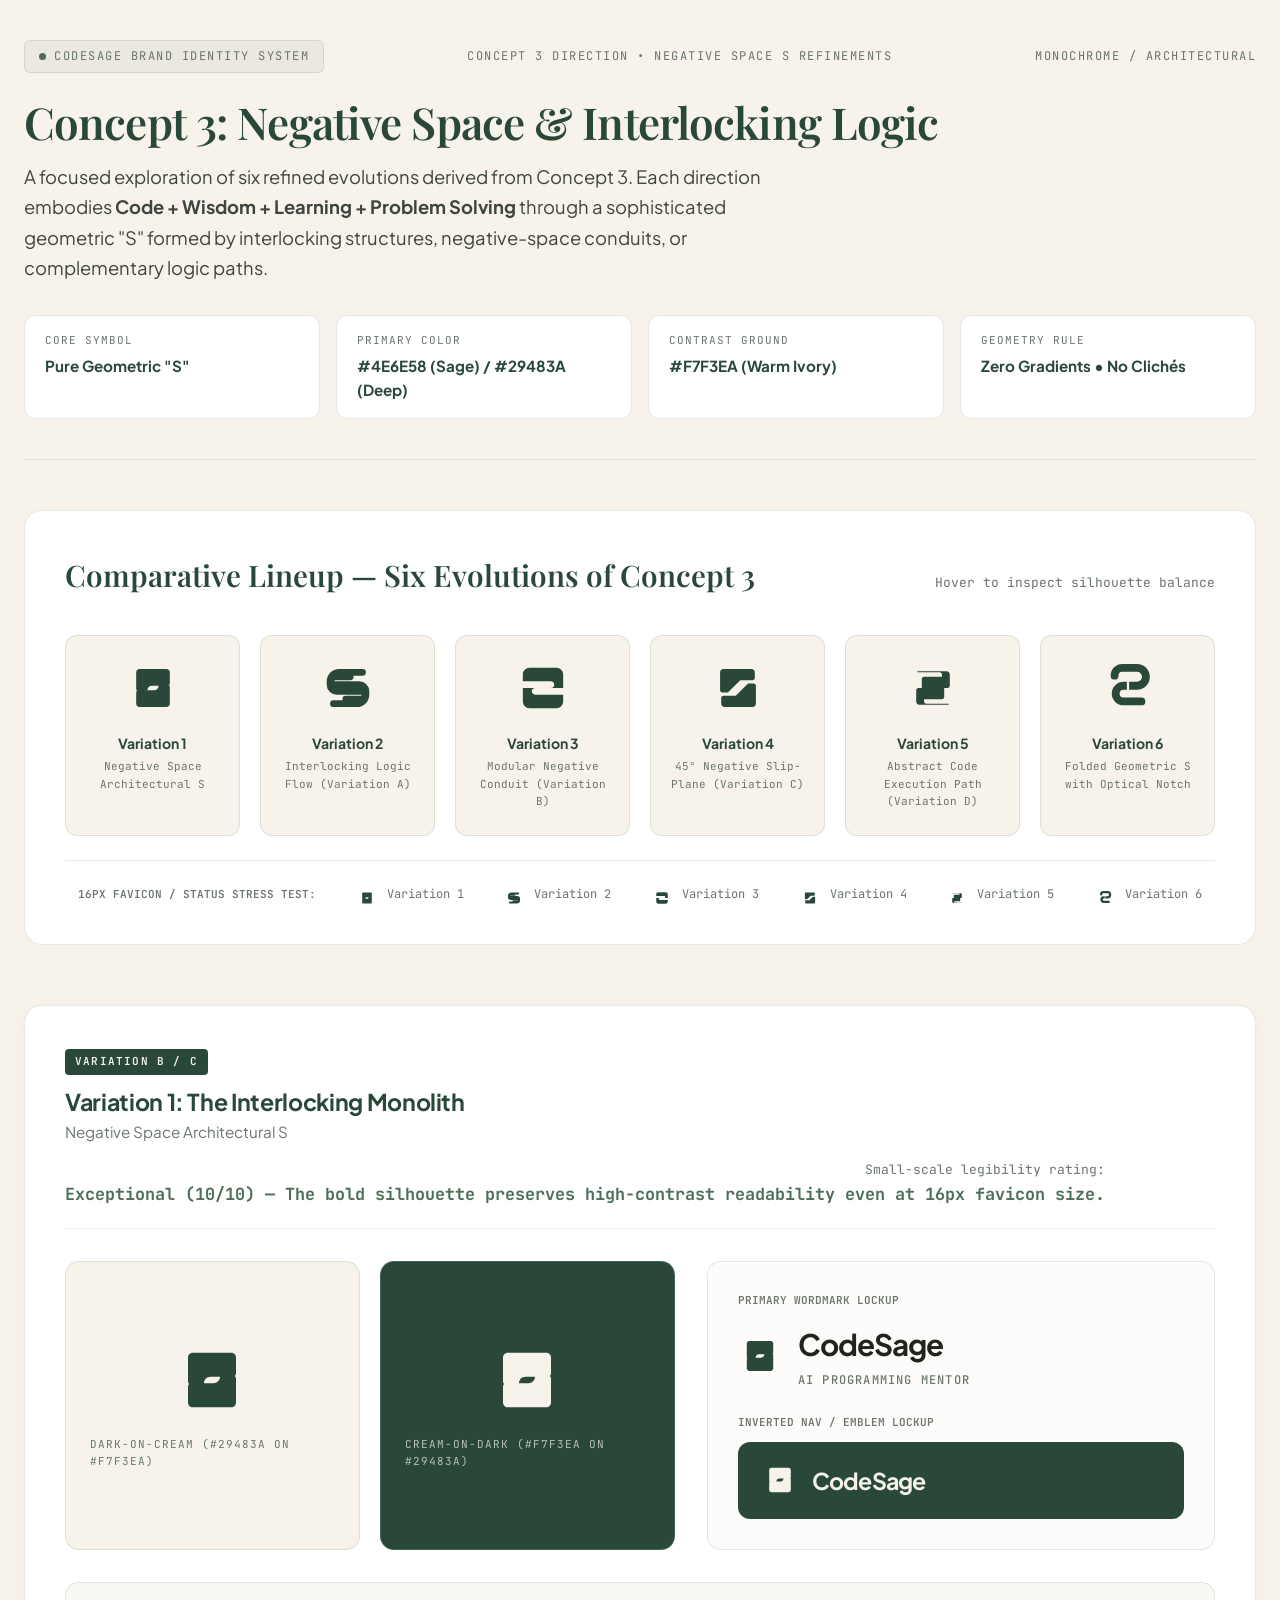
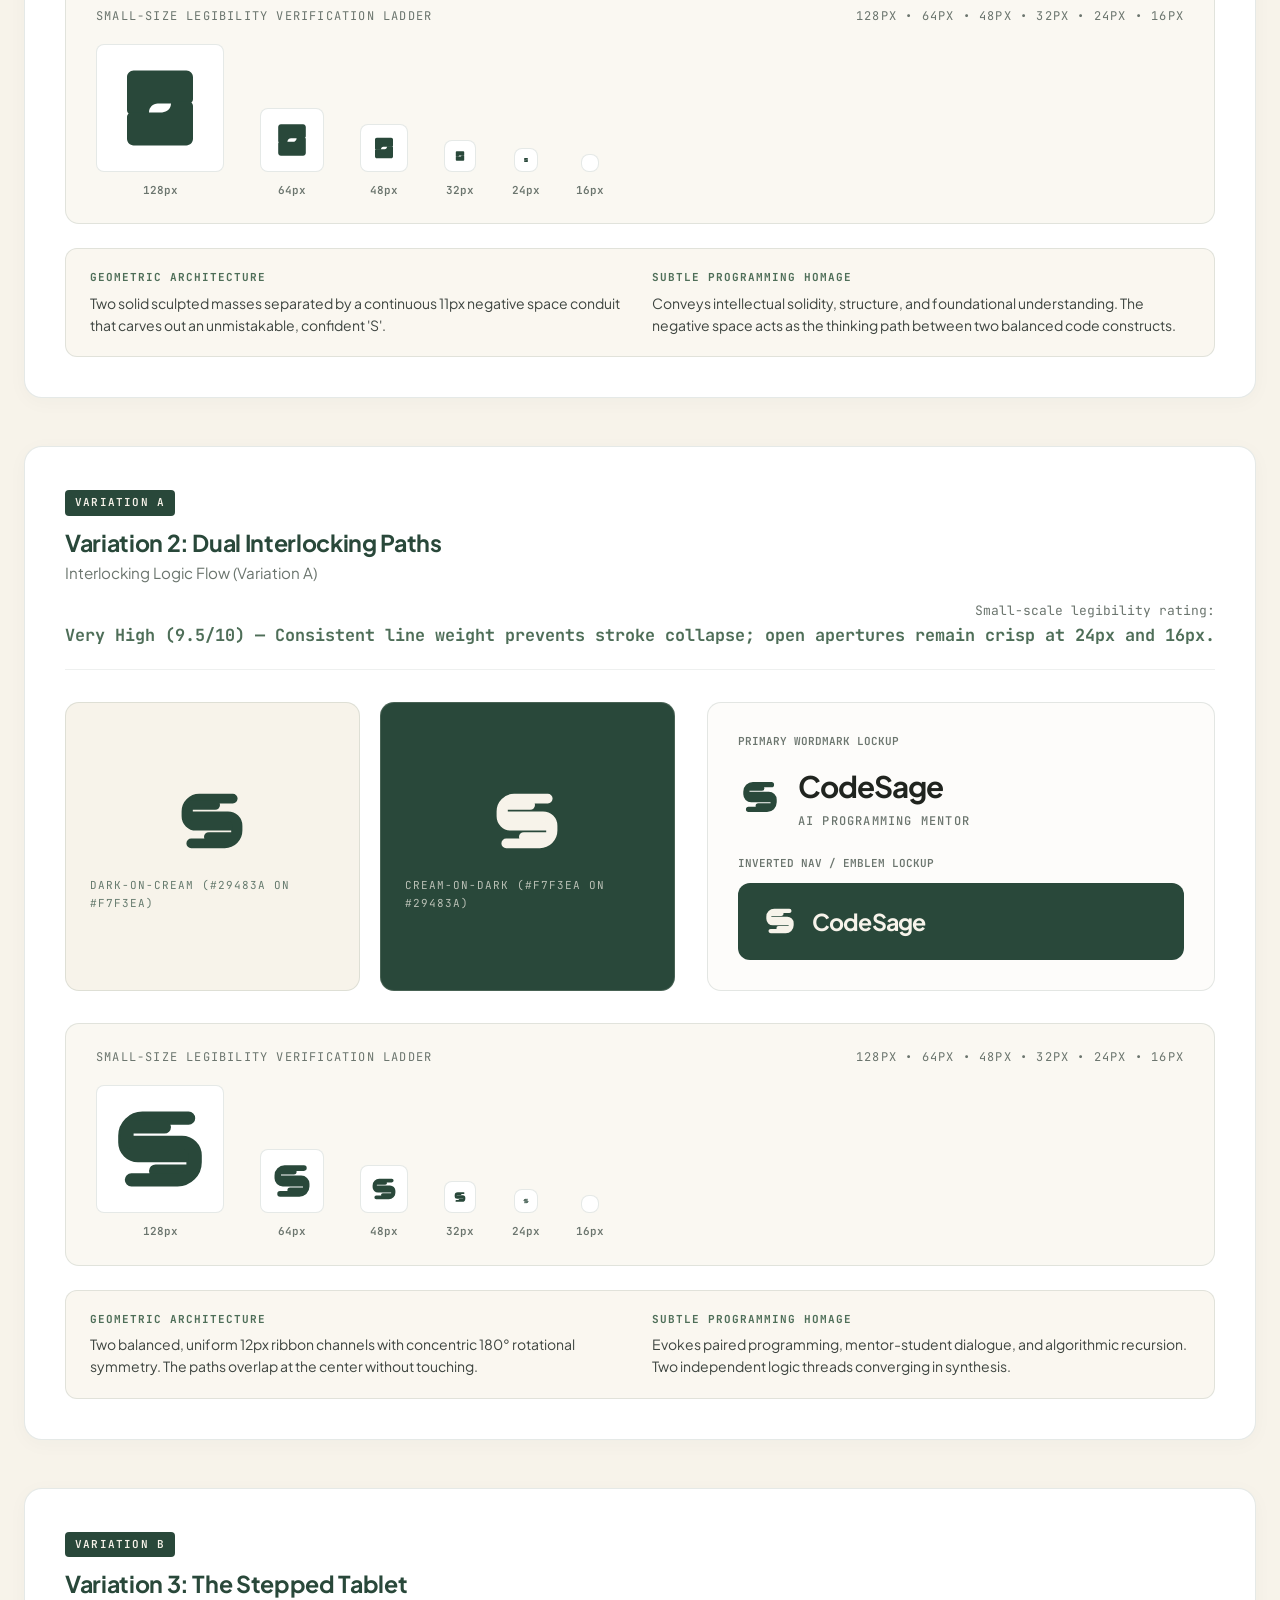
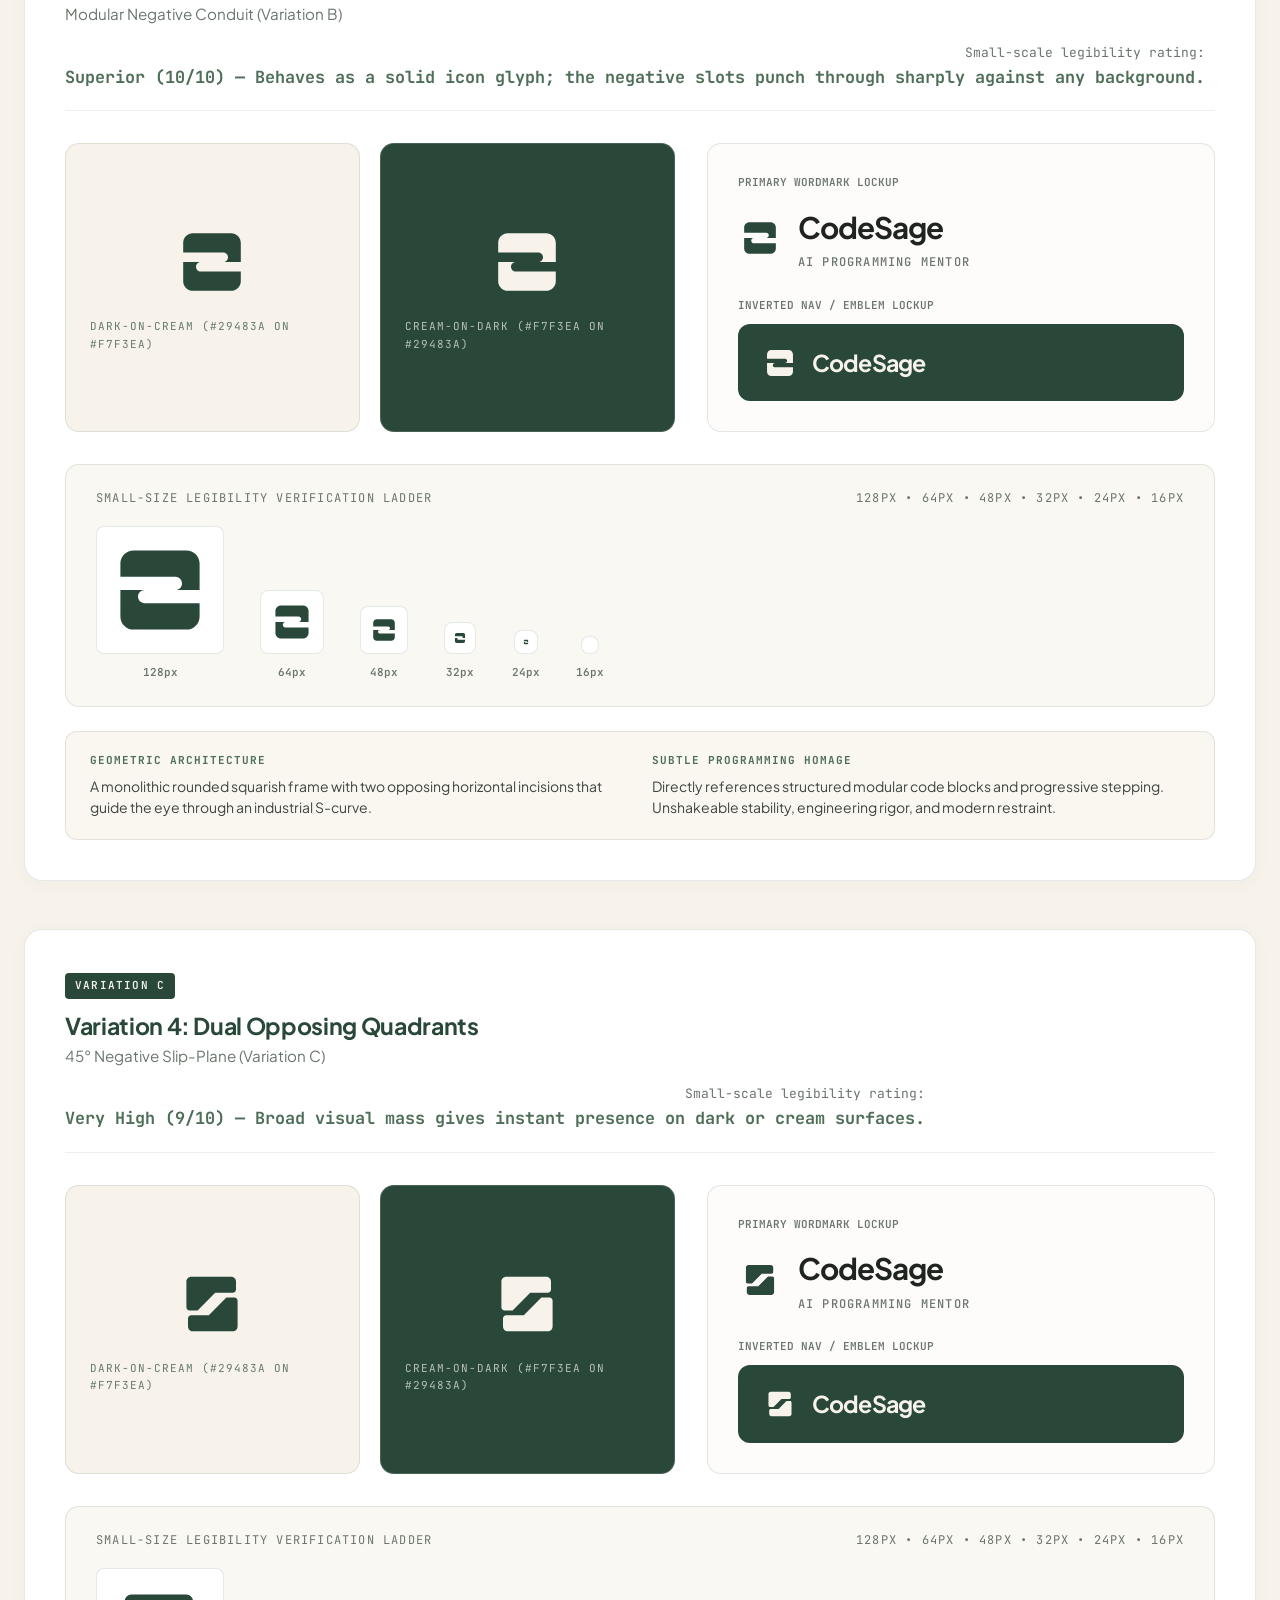
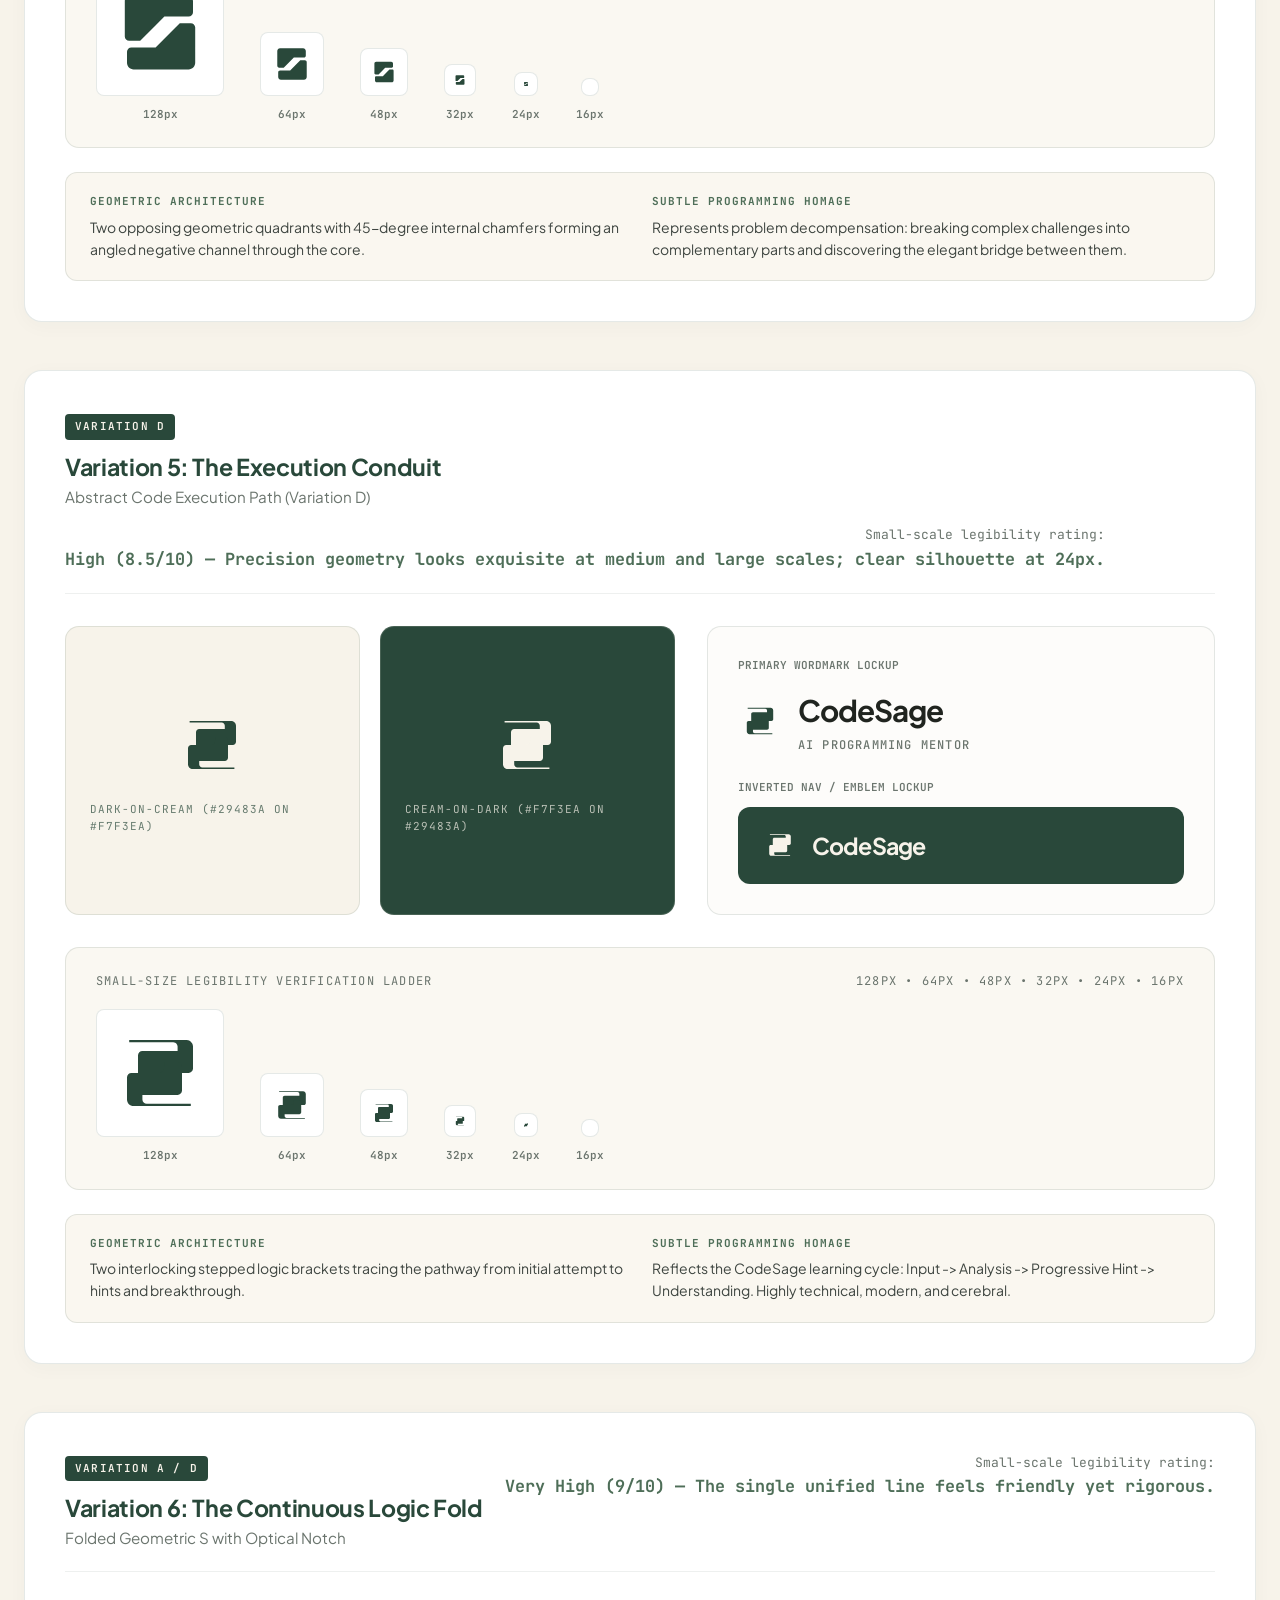
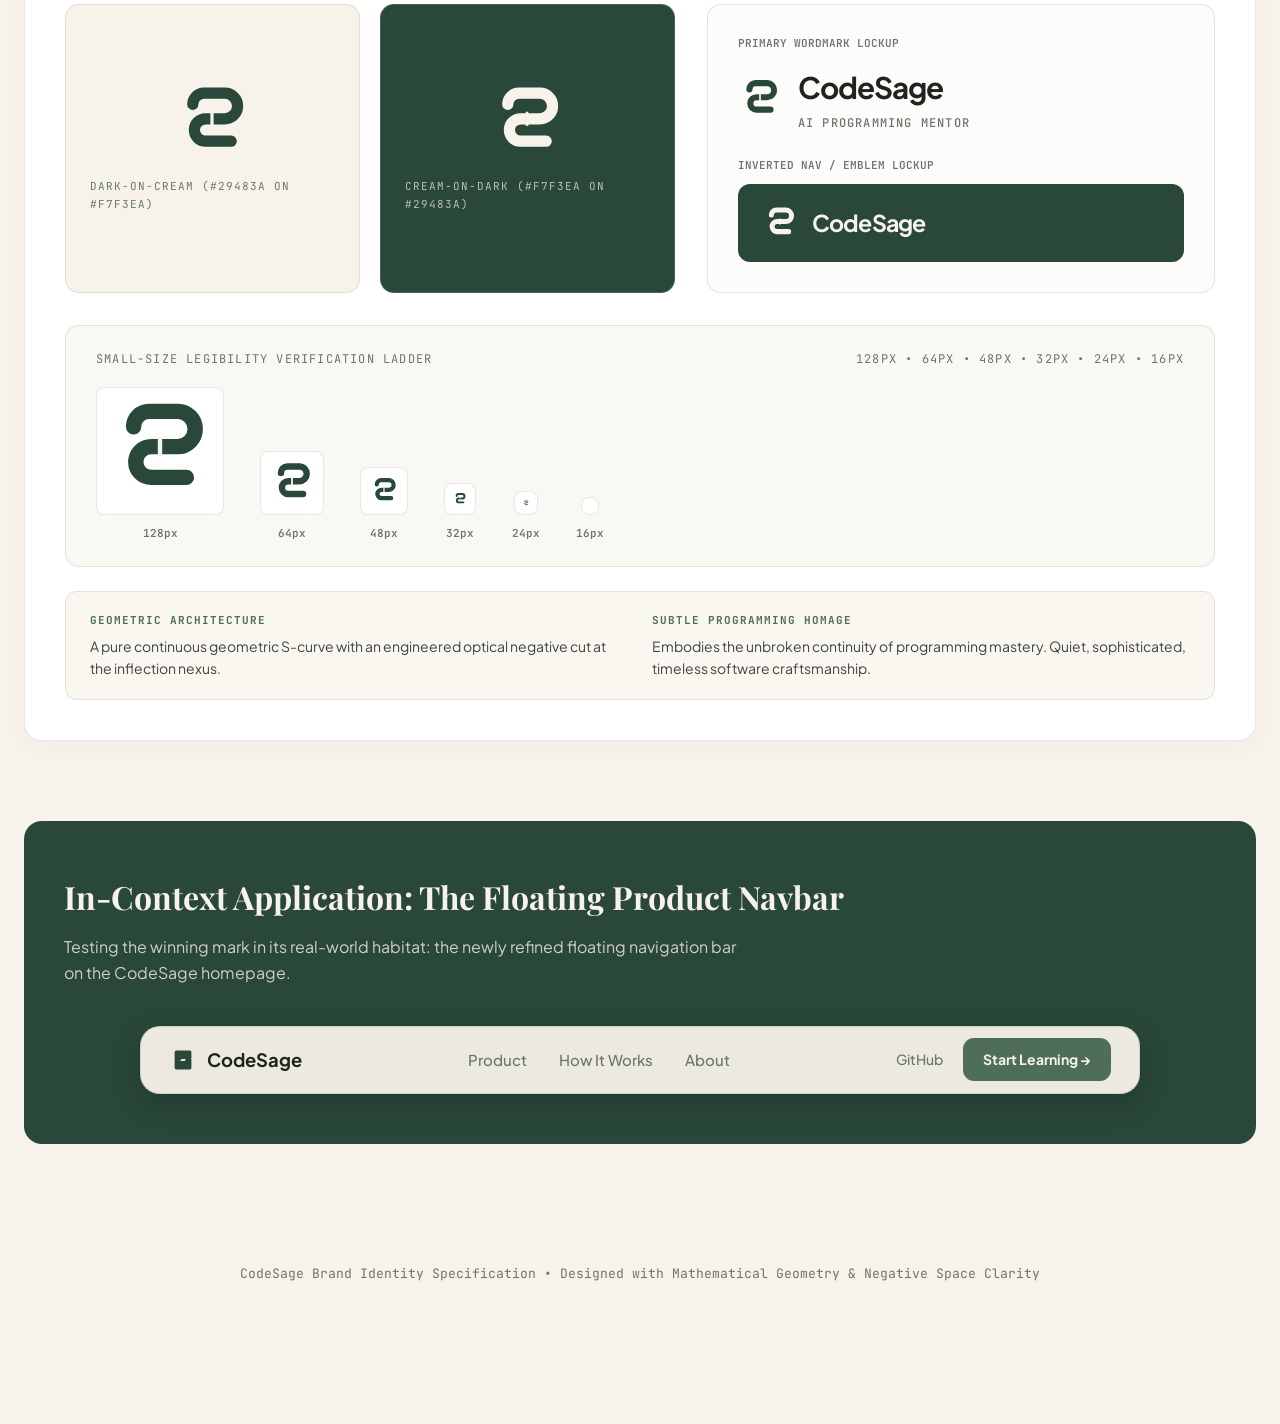
<file: frontend/brand-identity.html>
<!DOCTYPE html>
<html lang="en">
<head>
    <meta charset="UTF-8">
    <meta name="viewport" content="width=device-width, initial-scale=1.0">
    <title>CodeSage Brand Identity — Concept 3 Negative Space Refinements</title>
    <link rel="preconnect" href="https://fonts.googleapis.com">
    <link rel="preconnect" href="https://fonts.gstatic.com" crossorigin>
    <link href="https://fonts.googleapis.com/css2?family=JetBrains+Mono:wght@400;500;600&family=Playfair+Display:ital,wght@0,600;1,400&family=Plus+Jakarta+Sans:wght@400;500;600;700;800&display=swap" rel="stylesheet">
    <style>
        :root {
            --bg-warm: #F7F3EA;
            --surface-warm: #FAF8F2;
            --surface-card: #FFFFFF;
            --primary: #4E6E58;
            --primary-deep: #29483A;
            --dark-ink: #20241F;
            --text-ink: #20241F;
            --text-body: #3E4540;
            --text-muted: #6B756E;
            --border-warm: rgba(41, 72, 58, 0.12);
            --border-dark: rgba(247, 243, 234, 0.15);
            --radius-card: 18px;
            --radius-pill: 9999px;
            --font-sans: 'Plus Jakarta Sans', -apple-system, sans-serif;
            --font-serif: 'Playfair Display', Georgia, serif;
            --font-mono: 'JetBrains Mono', monospace;
        }

        * {
            margin: 0;
            padding: 0;
            box-sizing: border-box;
        }

        body {
            background: var(--bg-warm);
            color: var(--text-ink);
            font-family: var(--font-sans);
            line-height: 1.6;
            padding: 40px 24px 100px;
            -webkit-font-smoothing: antialiased;
        }

        .board-container {
            max-width: 1240px;
            margin: 0 auto;
        }

        /* Header */
        .board-header {
            border-bottom: 1px solid var(--border-warm);
            padding-bottom: 40px;
            margin-bottom: 50px;
        }

        .brand-meta-strip {
            display: flex;
            align-items: center;
            justify-content: space-between;
            font-family: var(--font-mono);
            font-size: 0.75rem;
            letter-spacing: 1.5px;
            text-transform: uppercase;
            color: var(--text-muted);
            margin-bottom: 24px;
        }

        .meta-tag {
            display: inline-flex;
            align-items: center;
            gap: 8px;
            background: rgba(41, 72, 58, 0.06);
            padding: 6px 14px;
            border-radius: 6px;
            border: 1px solid var(--border-warm);
        }

        .meta-dot {
            width: 7px;
            height: 7px;
            border-radius: 50%;
            background: var(--primary);
        }

        .board-title {
            font-family: var(--font-serif);
            font-size: 2.75rem;
            font-weight: 600;
            letter-spacing: -0.02em;
            color: var(--primary-deep);
            margin-bottom: 14px;
            line-height: 1.15;
        }

        .board-subtitle {
            font-size: 1.15rem;
            color: var(--text-body);
            max-width: 780px;
            line-height: 1.65;
        }

        /* Design Tenet Pills */
        .tenets-grid {
            display: grid;
            grid-template-columns: repeat(auto-fit, minmax(220px, 1fr));
            gap: 16px;
            margin-top: 32px;
        }

        .tenet-card {
            background: var(--surface-card);
            border: 1px solid var(--border-warm);
            border-radius: 12px;
            padding: 16px 20px;
        }

        .tenet-label {
            font-family: var(--font-mono);
            font-size: 0.6875rem;
            color: var(--text-muted);
            text-transform: uppercase;
            letter-spacing: 1px;
            margin-bottom: 4px;
        }

        .tenet-val {
            font-size: 0.95rem;
            font-weight: 700;
            color: var(--primary-deep);
        }

        /* Variations Showcase Grid */
        .variations-section {
            margin-bottom: 80px;
        }

        .section-headline-wrap {
            margin-bottom: 36px;
            display: flex;
            align-items: baseline;
            justify-content: space-between;
            flex-wrap: wrap;
            gap: 12px;
        }

        .section-title {
            font-family: var(--font-serif);
            font-size: 1.85rem;
            font-weight: 600;
            color: var(--primary-deep);
        }

        .section-note {
            font-family: var(--font-mono);
            font-size: 0.8125rem;
            color: var(--text-muted);
        }

        /* Variation Detailed Card */
        .variation-card {
            background: var(--surface-card);
            border: 1px solid var(--border-warm);
            border-radius: var(--radius-card);
            padding: 40px;
            margin-bottom: 48px;
            box-shadow: 0 4px 20px rgba(41, 72, 58, 0.03);
        }

        .var-header {
            display: flex;
            align-items: flex-start;
            justify-content: space-between;
            margin-bottom: 32px;
            border-bottom: 1px solid rgba(41, 72, 58, 0.08);
            padding-bottom: 20px;
            flex-wrap: wrap;
            gap: 16px;
        }

        .var-badge {
            font-family: var(--font-mono);
            font-size: 0.6875rem;
            font-weight: 600;
            letter-spacing: 1.2px;
            text-transform: uppercase;
            padding: 4px 10px;
            background: var(--primary-deep);
            color: var(--bg-warm);
            border-radius: 4px;
            display: inline-block;
            margin-bottom: 8px;
        }

        .var-name {
            font-size: 1.45rem;
            font-weight: 700;
            color: var(--primary-deep);
            letter-spacing: -0.015em;
        }

        .var-subtitle {
            font-size: 0.95rem;
            color: var(--text-muted);
        }

        .var-rating {
            text-align: right;
            font-family: var(--font-mono);
            font-size: 0.8125rem;
            color: var(--text-muted);
        }

        .var-rating strong {
            color: var(--primary);
            font-size: 1.05rem;
        }

        /* Display Quadrant */
        .var-display-grid {
            display: grid;
            grid-template-columns: 1.2fr 1fr;
            gap: 32px;
            margin-bottom: 32px;
        }

        @media (max-width: 960px) {
            .var-display-grid {
                grid-template-columns: 1fr;
            }
        }

        /* Swatches (Light vs Dark) */
        .swatches-row {
            display: grid;
            grid-template-columns: 1fr 1fr;
            gap: 20px;
        }

        .swatch-box {
            border-radius: 14px;
            padding: 36px 24px;
            display: flex;
            flex-direction: column;
            align-items: center;
            justify-content: center;
            min-height: 220px;
            position: relative;
            transition: transform 0.2s ease;
        }

        .swatch-box:hover {
            transform: translateY(-2px);
        }

        .swatch-cream {
            background: var(--bg-warm);
            border: 1px solid var(--border-warm);
            color: var(--primary-deep);
        }

        .swatch-dark {
            background: var(--primary-deep);
            border: 1px solid var(--border-dark);
            color: var(--bg-warm);
        }

        .swatch-ink {
            background: var(--dark-ink);
            border: 1px solid rgba(255,255,255,0.1);
            color: #FFFFFF;
        }

        .swatch-icon-wrap {
            width: 80px;
            height: 80px;
            display: flex;
            align-items: center;
            justify-content: center;
            margin-bottom: 16px;
        }

        .swatch-icon-wrap svg {
            width: 100%;
            height: 100%;
        }

        .swatch-label {
            font-family: var(--font-mono);
            font-size: 0.6875rem;
            text-transform: uppercase;
            letter-spacing: 1px;
            opacity: 0.7;
        }

        /* Wordmark Lockup Preview */
        .lockup-preview-card {
            background: #FDFCFA;
            border: 1px solid var(--border-warm);
            border-radius: 14px;
            padding: 30px;
            display: flex;
            flex-direction: column;
            justify-content: center;
            gap: 24px;
        }

        .brand-lockup-row {
            display: flex;
            align-items: center;
            gap: 16px;
        }

        .lockup-icon {
            width: 44px;
            height: 44px;
            flex-shrink: 0;
            color: var(--primary-deep);
        }

        .lockup-icon svg {
            width: 100%;
            height: 100%;
        }

        .lockup-wordmark {
            font-size: 1.85rem;
            font-weight: 700;
            letter-spacing: -0.035em;
            color: var(--text-ink);
            display: flex;
            align-items: baseline;
        }

        .wordmark-subtext {
            font-family: var(--font-mono);
            font-size: 0.75rem;
            font-weight: 500;
            color: var(--text-muted);
            letter-spacing: 1.2px;
            text-transform: uppercase;
            margin-top: 2px;
        }

        /* Inverted Lockup Row */
        .brand-lockup-dark {
            background: var(--primary-deep);
            padding: 20px 24px;
            border-radius: 12px;
            display: flex;
            align-items: center;
            gap: 14px;
            color: var(--bg-warm);
        }

        .brand-lockup-dark .lockup-icon {
            color: var(--bg-warm);
            width: 36px;
            height: 36px;
        }

        .brand-lockup-dark .lockup-wordmark {
            color: var(--bg-warm);
            font-size: 1.45rem;
        }

        /* Size Ladder Test */
        .size-ladder-strip {
            background: var(--surface-warm);
            border: 1px solid var(--border-warm);
            border-radius: 14px;
            padding: 24px 30px;
            margin-top: 20px;
        }

        .ladder-title {
            font-family: var(--font-mono);
            font-size: 0.75rem;
            text-transform: uppercase;
            letter-spacing: 1.2px;
            color: var(--text-muted);
            margin-bottom: 18px;
            display: flex;
            align-items: center;
            justify-content: space-between;
        }

        .ladder-row {
            display: flex;
            align-items: flex-end;
            gap: 36px;
            flex-wrap: wrap;
        }

        .ladder-item {
            display: flex;
            flex-direction: column;
            align-items: center;
            gap: 10px;
        }

        .ladder-glyph {
            display: flex;
            align-items: center;
            justify-content: center;
            color: var(--primary-deep);
            background: var(--surface-card);
            border: 1px solid var(--border-warm);
            border-radius: 8px;
            padding: 8px;
        }

        .ladder-glyph svg {
            display: block;
        }

        .glyph-128 { width: 128px; height: 128px; }
        .glyph-64 { width: 64px; height: 64px; }
        .glyph-48 { width: 48px; height: 48px; }
        .glyph-32 { width: 32px; height: 32px; }
        .glyph-24 { width: 24px; height: 24px; }
        .glyph-16 { width: 16px; height: 16px; }

        .ladder-label {
            font-family: var(--font-mono);
            font-size: 0.6875rem;
            font-weight: 600;
            color: var(--text-muted);
        }

        /* Technical Description & Philosophy */
        .var-notes-grid {
            display: grid;
            grid-template-columns: 1fr 1fr;
            gap: 24px;
            margin-top: 24px;
            background: #FAF7F0;
            border: 1px solid var(--border-warm);
            border-radius: 12px;
            padding: 20px 24px;
        }

        @media (max-width: 768px) {
            .var-notes-grid {
                grid-template-columns: 1fr;
            }
        }

        .note-block h5 {
            font-family: var(--font-mono);
            font-size: 0.6875rem;
            text-transform: uppercase;
            letter-spacing: 1px;
            color: var(--primary);
            margin-bottom: 6px;
        }

        .note-block p {
            font-size: 0.875rem;
            color: var(--text-body);
            line-height: 1.55;
        }

        /* Side by Side Comparative Grid */
        .comparison-matrix {
            background: var(--surface-card);
            border: 1px solid var(--border-warm);
            border-radius: var(--radius-card);
            padding: 40px;
            margin-bottom: 60px;
        }

        .matrix-grid {
            display: grid;
            grid-template-columns: repeat(auto-fit, minmax(170px, 1fr));
            gap: 20px;
            margin-top: 24px;
        }

        .matrix-card {
            border: 1px solid var(--border-warm);
            border-radius: 12px;
            padding: 24px 16px;
            text-align: center;
            background: var(--bg-warm);
            transition: all 0.2s ease;
        }

        .matrix-card:hover {
            border-color: var(--primary);
            transform: translateY(-3px);
            box-shadow: 0 8px 24px rgba(41, 72, 58, 0.08);
        }

        .matrix-icon {
            width: 56px;
            height: 56px;
            margin: 0 auto 16px;
            color: var(--primary-deep);
        }

        .matrix-icon svg {
            width: 100%;
            height: 100%;
        }

        .matrix-name {
            font-size: 0.875rem;
            font-weight: 700;
            color: var(--primary-deep);
            margin-bottom: 4px;
        }

        .matrix-type {
            font-family: var(--font-mono);
            font-size: 0.6875rem;
            color: var(--text-muted);
        }

        /* 16px Stress Test Row */
        .stress-test-strip {
            margin-top: 24px;
            padding-top: 24px;
            border-top: 1px solid var(--border-warm);
            display: flex;
            align-items: center;
            justify-content: space-around;
            flex-wrap: wrap;
            gap: 16px;
        }

        .stress-cell {
            display: flex;
            align-items: center;
            gap: 12px;
        }

        .stress-icon-16 {
            width: 16px;
            height: 16px;
            color: var(--primary-deep);
        }

        .stress-label {
            font-family: var(--font-mono);
            font-size: 0.75rem;
            color: var(--text-muted);
        }

        /* Live In-Context Navbar Preview */
        .context-preview-section {
            background: var(--primary-deep);
            color: var(--bg-warm);
            border-radius: var(--radius-card);
            padding: 50px 40px;
            margin-bottom: 80px;
        }

        .context-title {
            font-family: var(--font-serif);
            font-size: 2rem;
            margin-bottom: 12px;
        }

        .context-desc {
            color: rgba(247, 243, 234, 0.8);
            font-size: 1rem;
            max-width: 680px;
            margin-bottom: 40px;
        }

        /* Mock Floating Navbar */
        .mock-floating-nav {
            max-width: 1000px;
            margin: 0 auto;
            background: rgba(247, 243, 234, 0.95);
            border: 1px solid rgba(41, 72, 58, 0.15);
            border-radius: 20px;
            height: 68px;
            padding: 0 28px;
            display: flex;
            align-items: center;
            justify-content: space-between;
            color: var(--text-ink);
            box-shadow: 0 10px 30px rgba(0, 0, 0, 0.2);
        }

        .mock-brand {
            display: flex;
            align-items: center;
            gap: 10px;
        }

        .mock-symbol {
            width: 28px;
            height: 28px;
            color: var(--primary-deep);
        }

        .mock-brand-name {
            font-size: 1.15rem;
            font-weight: 700;
            color: var(--text-ink);
        }

        .mock-center-links {
            display: flex;
            gap: 32px;
            font-size: 0.9375rem;
            font-weight: 500;
            color: var(--text-muted);
        }

        .mock-cta {
            background: #4E6E58;
            color: #F7F3EA;
            font-size: 0.875rem;
            font-weight: 700;
            padding: 10px 20px;
            border-radius: 11px;
        }

        /* Quick Action Bar */
        .bottom-action-bar {
            text-align: center;
            padding: 40px 0;
            font-family: var(--font-mono);
            font-size: 0.8125rem;
            color: var(--text-muted);
        }
    </style>
</head>
<body>

    <div class="board-container">
        
        <!-- Header -->
        <header class="board-header">
            <div class="brand-meta-strip">
                <div class="meta-tag">
                    <span class="meta-dot"></span>
                    <span>CodeSage Brand Identity System</span>
                </div>
                <div>Concept 3 Direction • Negative Space S Refinements</div>
                <div>Monochrome / Architectural</div>
            </div>

            <h1 class="board-title">Concept 3: Negative Space & Interlocking Logic</h1>
            <p class="board-subtitle">
                A focused exploration of six refined evolutions derived from Concept 3. 
                Each direction embodies <strong>Code + Wisdom + Learning + Problem Solving</strong> through a sophisticated geometric "S" 
                formed by interlocking structures, negative-space conduits, or complementary logic paths.
            </p>

            <div class="tenets-grid">
                <div class="tenet-card">
                    <div class="tenet-label">Core Symbol</div>
                    <div class="tenet-val">Pure Geometric "S"</div>
                </div>
                <div class="tenet-card">
                    <div class="tenet-label">Primary Color</div>
                    <div class="tenet-val">#4E6E58 (Sage) / #29483A (Deep)</div>
                </div>
                <div class="tenet-card">
                    <div class="tenet-label">Contrast Ground</div>
                    <div class="tenet-val">#F7F3EA (Warm Ivory)</div>
                </div>
                <div class="tenet-card">
                    <div class="tenet-label">Geometry Rule</div>
                    <div class="tenet-val">Zero Gradients • No Clichés</div>
                </div>
            </div>
        </header>

        <!-- Comparative Matrix -->
        <section class="comparison-matrix">
            <div class="section-headline-wrap">
                <h2 class="section-title">Comparative Lineup — Six Evolutions of Concept 3</h2>
                <div class="section-note">Hover to inspect silhouette balance</div>
            </div>

            <div class="matrix-grid">

                <div class="matrix-card">
                    <div class="matrix-icon"><svg viewBox="0 0 100 100" xmlns="http://www.w3.org/2000/svg">
  <!-- Top Anchor Form -->
  <path d="M 22 16 H 74 C 77.31 16 80 18.69 80 22 V 42 C 80 44.21 78.21 46 76 46 H 48 C 43.58 46 40 49.58 40 54 V 56 H 24 C 21.79 56 20 54.21 20 52 V 22 C 20 18.69 22.69 16 26 16 Z" fill="currentColor"/>
  <!-- Bottom Anchor Form (180deg Rotational Symmetry) -->
  <path d="M 78 84 H 26 C 22.69 84 20 81.31 20 78 V 58 C 20 55.79 21.79 54 24 54 H 52 C 56.42 54 60 50.42 60 46 V 44 H 76 C 78.21 44 80 45.79 80 48 V 78 C 80 81.31 77.31 84 74 84 Z" fill="currentColor"/>
</svg></div>
                    <div class="matrix-name">Variation 1</div>
                    <div class="matrix-type">Negative Space Architectural S</div>
                </div>
    
                <div class="matrix-card">
                    <div class="matrix-icon"><svg viewBox="0 0 100 100" xmlns="http://www.w3.org/2000/svg">
  <!-- Upper Path: sweeps from top-right, down left flank, and hooks across center -->
  <path d="M 76 22 H 34 C 25.16 22 18 29.16 18 38 V 44 C 18 50.63 23.37 56 30 56 H 74 C 77.31 56 80 58.69 80 62 V 64 C 80 67.31 77.31 70 74 70 H 46" 
        fill="none" stroke="currentColor" stroke-width="12" stroke-linecap="round" stroke-linejoin="round"/>
  <!-- Lower Path (Rotated 180deg): sweeps from bottom-left, up right flank, and hooks across center -->
  <path d="M 24 78 H 66 C 74.84 78 82 70.84 82 62 V 56 C 82 49.37 76.63 44 70 44 H 26 C 22.69 44 20 41.31 20 38 V 36 C 20 32.69 22.69 30 26 30 H 54" 
        fill="none" stroke="currentColor" stroke-width="12" stroke-linecap="round" stroke-linejoin="round"/>
</svg></div>
                    <div class="matrix-name">Variation 2</div>
                    <div class="matrix-type">Interlocking Logic Flow (Variation A)</div>
                </div>
    
                <div class="matrix-card">
                    <div class="matrix-icon"><svg viewBox="0 0 100 100" xmlns="http://www.w3.org/2000/svg">
  <path fill-rule="evenodd" clip-rule="evenodd" d="
    M 26 14 H 74 C 80.63 14 86 19.37 86 26 V 74 C 86 80.63 80.63 86 74 86 H 26 C 19.37 86 14 80.63 14 74 V 26 C 14 19.37 19.37 14 26 14 Z
    M 14 38 H 64 C 67.31 38 70 40.69 70 44 C 70 47.31 67.31 50 64 50 H 14 V 38 Z
    M 86 50 H 36 C 32.69 50 30 52.69 30 56 C 30 59.31 32.69 62 36 62 H 86 V 50 Z
  " fill="currentColor"/>
</svg></div>
                    <div class="matrix-name">Variation 3</div>
                    <div class="matrix-type">Modular Negative Conduit (Variation B)</div>
                </div>
    
                <div class="matrix-card">
                    <div class="matrix-icon"><svg viewBox="0 0 100 100" xmlns="http://www.w3.org/2000/svg">
  <!-- Top-Left Form: flat top, rounded outer corner, 45-deg inner chamfer -->
  <path d="M 24 16 H 74 C 77.31 16 80 18.69 80 22 V 32 C 80 34.21 78.21 36 76 36 H 54 L 32 58 H 22 C 19.79 58 18 56.21 18 54 V 22 C 18 18.69 20.69 16 24 16 Z" fill="currentColor"/>
  <!-- Bottom-Right Form (180deg Rotational Symmetry) -->
  <path d="M 76 84 H 26 C 22.69 84 20 81.31 20 78 V 68 C 20 65.79 21.79 64 24 64 H 46 L 68 42 H 78 C 80.21 42 82 43.79 82 46 V 78 C 82 81.31 79.31 84 76 84 Z" fill="currentColor"/>
</svg></div>
                    <div class="matrix-name">Variation 4</div>
                    <div class="matrix-type">45° Negative Slip-Plane (Variation C)</div>
                </div>
    
                <div class="matrix-card">
                    <div class="matrix-icon"><svg viewBox="0 0 100 100" xmlns="http://www.w3.org/2000/svg">
  <!-- Upper Logic Bracket -->
  <path d="M 22 20 H 74 C 77.31 20 80 22.69 80 26 V 46 C 80 48.21 78.21 50 76 50 H 52 C 48.69 50 46 52.69 46 56 V 60 H 34 C 31.79 60 30 58.21 30 56 V 34 C 30 31.79 31.79 30 34 30 H 66 V 26 C 66 23.79 64.21 22 62 22 H 22 Z" fill="currentColor"/>
  <!-- Lower Logic Bracket (180deg Mirrored Rotation) -->
  <path d="M 78 80 H 26 C 22.69 80 20 77.31 20 74 V 54 C 20 51.79 21.79 50 24 50 H 48 C 51.31 50 54 47.31 54 44 V 40 H 66 C 68.21 40 70 41.79 70 44 V 66 C 70 68.21 68.21 70 66 70 H 34 V 74 C 34 76.21 35.79 78 38 78 H 78 Z" fill="currentColor"/>
</svg></div>
                    <div class="matrix-name">Variation 5</div>
                    <div class="matrix-type">Abstract Code Execution Path (Variation D)</div>
                </div>
    
                <div class="matrix-card">
                    <div class="matrix-icon"><svg viewBox="0 0 100 100" xmlns="http://www.w3.org/2000/svg">
  <!-- Upper Loop -->
  <path d="M 26 28 C 26 20.27 32.27 14 40 14 H 66 C 74.84 14 82 21.16 82 30 C 82 38.84 74.84 46 66 46 H 42 C 34.27 46 28 52.27 28 60 C 28 67.73 34.27 74 42 74 H 74" 
        fill="none" stroke="currentColor" stroke-width="14" stroke-linecap="round" stroke-linejoin="round"/>
  <!-- Optical Negative Notch separating the loops at the center inflection -->
  <line x1="50" y1="39" x2="50" y2="53" stroke="#F7F3EA" stroke-width="4" stroke-linecap="round"/>
</svg></div>
                    <div class="matrix-name">Variation 6</div>
                    <div class="matrix-type">Folded Geometric S with Optical Notch</div>
                </div>
    
            </div>

            <!-- Stress Test Row -->
            <div class="stress-test-strip">
                <span class="ladder-label">16PX FAVICON / STATUS STRESS TEST:</span>

                <div class="stress-cell">
                    <div class="stress-icon-16"><svg viewBox="0 0 100 100" xmlns="http://www.w3.org/2000/svg">
  <!-- Top Anchor Form -->
  <path d="M 22 16 H 74 C 77.31 16 80 18.69 80 22 V 42 C 80 44.21 78.21 46 76 46 H 48 C 43.58 46 40 49.58 40 54 V 56 H 24 C 21.79 56 20 54.21 20 52 V 22 C 20 18.69 22.69 16 26 16 Z" fill="currentColor"/>
  <!-- Bottom Anchor Form (180deg Rotational Symmetry) -->
  <path d="M 78 84 H 26 C 22.69 84 20 81.31 20 78 V 58 C 20 55.79 21.79 54 24 54 H 52 C 56.42 54 60 50.42 60 46 V 44 H 76 C 78.21 44 80 45.79 80 48 V 78 C 80 81.31 77.31 84 74 84 Z" fill="currentColor"/>
</svg></div>
                    <span class="stress-label">Variation 1</span>
                </div>
    
                <div class="stress-cell">
                    <div class="stress-icon-16"><svg viewBox="0 0 100 100" xmlns="http://www.w3.org/2000/svg">
  <!-- Upper Path: sweeps from top-right, down left flank, and hooks across center -->
  <path d="M 76 22 H 34 C 25.16 22 18 29.16 18 38 V 44 C 18 50.63 23.37 56 30 56 H 74 C 77.31 56 80 58.69 80 62 V 64 C 80 67.31 77.31 70 74 70 H 46" 
        fill="none" stroke="currentColor" stroke-width="12" stroke-linecap="round" stroke-linejoin="round"/>
  <!-- Lower Path (Rotated 180deg): sweeps from bottom-left, up right flank, and hooks across center -->
  <path d="M 24 78 H 66 C 74.84 78 82 70.84 82 62 V 56 C 82 49.37 76.63 44 70 44 H 26 C 22.69 44 20 41.31 20 38 V 36 C 20 32.69 22.69 30 26 30 H 54" 
        fill="none" stroke="currentColor" stroke-width="12" stroke-linecap="round" stroke-linejoin="round"/>
</svg></div>
                    <span class="stress-label">Variation 2</span>
                </div>
    
                <div class="stress-cell">
                    <div class="stress-icon-16"><svg viewBox="0 0 100 100" xmlns="http://www.w3.org/2000/svg">
  <path fill-rule="evenodd" clip-rule="evenodd" d="
    M 26 14 H 74 C 80.63 14 86 19.37 86 26 V 74 C 86 80.63 80.63 86 74 86 H 26 C 19.37 86 14 80.63 14 74 V 26 C 14 19.37 19.37 14 26 14 Z
    M 14 38 H 64 C 67.31 38 70 40.69 70 44 C 70 47.31 67.31 50 64 50 H 14 V 38 Z
    M 86 50 H 36 C 32.69 50 30 52.69 30 56 C 30 59.31 32.69 62 36 62 H 86 V 50 Z
  " fill="currentColor"/>
</svg></div>
                    <span class="stress-label">Variation 3</span>
                </div>
    
                <div class="stress-cell">
                    <div class="stress-icon-16"><svg viewBox="0 0 100 100" xmlns="http://www.w3.org/2000/svg">
  <!-- Top-Left Form: flat top, rounded outer corner, 45-deg inner chamfer -->
  <path d="M 24 16 H 74 C 77.31 16 80 18.69 80 22 V 32 C 80 34.21 78.21 36 76 36 H 54 L 32 58 H 22 C 19.79 58 18 56.21 18 54 V 22 C 18 18.69 20.69 16 24 16 Z" fill="currentColor"/>
  <!-- Bottom-Right Form (180deg Rotational Symmetry) -->
  <path d="M 76 84 H 26 C 22.69 84 20 81.31 20 78 V 68 C 20 65.79 21.79 64 24 64 H 46 L 68 42 H 78 C 80.21 42 82 43.79 82 46 V 78 C 82 81.31 79.31 84 76 84 Z" fill="currentColor"/>
</svg></div>
                    <span class="stress-label">Variation 4</span>
                </div>
    
                <div class="stress-cell">
                    <div class="stress-icon-16"><svg viewBox="0 0 100 100" xmlns="http://www.w3.org/2000/svg">
  <!-- Upper Logic Bracket -->
  <path d="M 22 20 H 74 C 77.31 20 80 22.69 80 26 V 46 C 80 48.21 78.21 50 76 50 H 52 C 48.69 50 46 52.69 46 56 V 60 H 34 C 31.79 60 30 58.21 30 56 V 34 C 30 31.79 31.79 30 34 30 H 66 V 26 C 66 23.79 64.21 22 62 22 H 22 Z" fill="currentColor"/>
  <!-- Lower Logic Bracket (180deg Mirrored Rotation) -->
  <path d="M 78 80 H 26 C 22.69 80 20 77.31 20 74 V 54 C 20 51.79 21.79 50 24 50 H 48 C 51.31 50 54 47.31 54 44 V 40 H 66 C 68.21 40 70 41.79 70 44 V 66 C 70 68.21 68.21 70 66 70 H 34 V 74 C 34 76.21 35.79 78 38 78 H 78 Z" fill="currentColor"/>
</svg></div>
                    <span class="stress-label">Variation 5</span>
                </div>
    
                <div class="stress-cell">
                    <div class="stress-icon-16"><svg viewBox="0 0 100 100" xmlns="http://www.w3.org/2000/svg">
  <!-- Upper Loop -->
  <path d="M 26 28 C 26 20.27 32.27 14 40 14 H 66 C 74.84 14 82 21.16 82 30 C 82 38.84 74.84 46 66 46 H 42 C 34.27 46 28 52.27 28 60 C 28 67.73 34.27 74 42 74 H 74" 
        fill="none" stroke="currentColor" stroke-width="14" stroke-linecap="round" stroke-linejoin="round"/>
  <!-- Optical Negative Notch separating the loops at the center inflection -->
  <line x1="50" y1="39" x2="50" y2="53" stroke="#F7F3EA" stroke-width="4" stroke-linecap="round"/>
</svg></div>
                    <span class="stress-label">Variation 6</span>
                </div>
    
            </div>
        </section>

        <!-- Detailed Variation Sections -->
        <section class="variations-section">

            <!-- Variation 1: The Interlocking Monolith -->
            <article class="variation-card" id="opt-1">
                <div class="var-header">
                    <div>
                        <span class="var-badge">Variation B / C</span>
                        <h3 class="var-name">Variation 1: The Interlocking Monolith</h3>
                        <div class="var-subtitle">Negative Space Architectural S</div>
                    </div>
                    <div class="var-rating">
                        Small-scale legibility rating:<br>
                        <strong>Exceptional (10/10) — The bold silhouette preserves high-contrast readability even at 16px favicon size.</strong>
                    </div>
                </div>

                <div class="var-display-grid">
                    <!-- Swatches: Dark on Cream & Cream on Dark -->
                    <div class="swatches-row">
                        <!-- Dark on Cream -->
                        <div class="swatch-box swatch-cream">
                            <div class="swatch-icon-wrap">
                                <svg viewBox="0 0 100 100" xmlns="http://www.w3.org/2000/svg">
  <!-- Top Anchor Form -->
  <path d="M 22 16 H 74 C 77.31 16 80 18.69 80 22 V 42 C 80 44.21 78.21 46 76 46 H 48 C 43.58 46 40 49.58 40 54 V 56 H 24 C 21.79 56 20 54.21 20 52 V 22 C 20 18.69 22.69 16 26 16 Z" fill="currentColor"/>
  <!-- Bottom Anchor Form (180deg Rotational Symmetry) -->
  <path d="M 78 84 H 26 C 22.69 84 20 81.31 20 78 V 58 C 20 55.79 21.79 54 24 54 H 52 C 56.42 54 60 50.42 60 46 V 44 H 76 C 78.21 44 80 45.79 80 48 V 78 C 80 81.31 77.31 84 74 84 Z" fill="currentColor"/>
</svg>
                            </div>
                            <span class="swatch-label">Dark-on-Cream (#29483A on #F7F3EA)</span>
                        </div>

                        <!-- Cream on Dark -->
                        <div class="swatch-box swatch-dark">
                            <div class="swatch-icon-wrap">
                                <svg viewBox="0 0 100 100" xmlns="http://www.w3.org/2000/svg">
  <!-- Top Anchor Form -->
  <path d="M 22 16 H 74 C 77.31 16 80 18.69 80 22 V 42 C 80 44.21 78.21 46 76 46 H 48 C 43.58 46 40 49.58 40 54 V 56 H 24 C 21.79 56 20 54.21 20 52 V 22 C 20 18.69 22.69 16 26 16 Z" fill="currentColor"/>
  <!-- Bottom Anchor Form (180deg Rotational Symmetry) -->
  <path d="M 78 84 H 26 C 22.69 84 20 81.31 20 78 V 58 C 20 55.79 21.79 54 24 54 H 52 C 56.42 54 60 50.42 60 46 V 44 H 76 C 78.21 44 80 45.79 80 48 V 78 C 80 81.31 77.31 84 74 84 Z" fill="currentColor"/>
</svg>
                            </div>
                            <span class="swatch-label">Cream-on-Dark (#F7F3EA on #29483A)</span>
                        </div>
                    </div>

                    <!-- Lockup Previews -->
                    <div class="lockup-preview-card">
                        <div>
                            <span class="ladder-label" style="display:block; margin-bottom: 12px;">PRIMARY WORDMARK LOCKUP</span>
                            <div class="brand-lockup-row">
                                <div class="lockup-icon">
                                    <svg viewBox="0 0 100 100" xmlns="http://www.w3.org/2000/svg">
  <!-- Top Anchor Form -->
  <path d="M 22 16 H 74 C 77.31 16 80 18.69 80 22 V 42 C 80 44.21 78.21 46 76 46 H 48 C 43.58 46 40 49.58 40 54 V 56 H 24 C 21.79 56 20 54.21 20 52 V 22 C 20 18.69 22.69 16 26 16 Z" fill="currentColor"/>
  <!-- Bottom Anchor Form (180deg Rotational Symmetry) -->
  <path d="M 78 84 H 26 C 22.69 84 20 81.31 20 78 V 58 C 20 55.79 21.79 54 24 54 H 52 C 56.42 54 60 50.42 60 46 V 44 H 76 C 78.21 44 80 45.79 80 48 V 78 C 80 81.31 77.31 84 74 84 Z" fill="currentColor"/>
</svg>
                                </div>
                                <div>
                                    <div class="lockup-wordmark">CodeSage</div>
                                    <div class="wordmark-subtext">AI Programming Mentor</div>
                                </div>
                            </div>
                        </div>

                        <div>
                            <span class="ladder-label" style="display:block; margin-bottom: 10px;">INVERTED NAV / EMBLEM LOCKUP</span>
                            <div class="brand-lockup-dark">
                                <div class="lockup-icon">
                                    <svg viewBox="0 0 100 100" xmlns="http://www.w3.org/2000/svg">
  <!-- Top Anchor Form -->
  <path d="M 22 16 H 74 C 77.31 16 80 18.69 80 22 V 42 C 80 44.21 78.21 46 76 46 H 48 C 43.58 46 40 49.58 40 54 V 56 H 24 C 21.79 56 20 54.21 20 52 V 22 C 20 18.69 22.69 16 26 16 Z" fill="currentColor"/>
  <!-- Bottom Anchor Form (180deg Rotational Symmetry) -->
  <path d="M 78 84 H 26 C 22.69 84 20 81.31 20 78 V 58 C 20 55.79 21.79 54 24 54 H 52 C 56.42 54 60 50.42 60 46 V 44 H 76 C 78.21 44 80 45.79 80 48 V 78 C 80 81.31 77.31 84 74 84 Z" fill="currentColor"/>
</svg>
                                </div>
                                <div class="lockup-wordmark">CodeSage</div>
                            </div>
                        </div>
                    </div>
                </div>

                <!-- Size Ladder Test -->
                <div class="size-ladder-strip">
                    <div class="ladder-title">
                        <span>Small-Size Legibility Verification Ladder</span>
                        <span>128px • 64px • 48px • 32px • 24px • 16px</span>
                    </div>

                    <div class="ladder-row">
                        <div class="ladder-item">
                            <div class="ladder-glyph glyph-128"><svg viewBox="0 0 100 100" xmlns="http://www.w3.org/2000/svg">
  <!-- Top Anchor Form -->
  <path d="M 22 16 H 74 C 77.31 16 80 18.69 80 22 V 42 C 80 44.21 78.21 46 76 46 H 48 C 43.58 46 40 49.58 40 54 V 56 H 24 C 21.79 56 20 54.21 20 52 V 22 C 20 18.69 22.69 16 26 16 Z" fill="currentColor"/>
  <!-- Bottom Anchor Form (180deg Rotational Symmetry) -->
  <path d="M 78 84 H 26 C 22.69 84 20 81.31 20 78 V 58 C 20 55.79 21.79 54 24 54 H 52 C 56.42 54 60 50.42 60 46 V 44 H 76 C 78.21 44 80 45.79 80 48 V 78 C 80 81.31 77.31 84 74 84 Z" fill="currentColor"/>
</svg></div>
                            <span class="ladder-label">128px</span>
                        </div>
                        <div class="ladder-item">
                            <div class="ladder-glyph glyph-64"><svg viewBox="0 0 100 100" xmlns="http://www.w3.org/2000/svg">
  <!-- Top Anchor Form -->
  <path d="M 22 16 H 74 C 77.31 16 80 18.69 80 22 V 42 C 80 44.21 78.21 46 76 46 H 48 C 43.58 46 40 49.58 40 54 V 56 H 24 C 21.79 56 20 54.21 20 52 V 22 C 20 18.69 22.69 16 26 16 Z" fill="currentColor"/>
  <!-- Bottom Anchor Form (180deg Rotational Symmetry) -->
  <path d="M 78 84 H 26 C 22.69 84 20 81.31 20 78 V 58 C 20 55.79 21.79 54 24 54 H 52 C 56.42 54 60 50.42 60 46 V 44 H 76 C 78.21 44 80 45.79 80 48 V 78 C 80 81.31 77.31 84 74 84 Z" fill="currentColor"/>
</svg></div>
                            <span class="ladder-label">64px</span>
                        </div>
                        <div class="ladder-item">
                            <div class="ladder-glyph glyph-48"><svg viewBox="0 0 100 100" xmlns="http://www.w3.org/2000/svg">
  <!-- Top Anchor Form -->
  <path d="M 22 16 H 74 C 77.31 16 80 18.69 80 22 V 42 C 80 44.21 78.21 46 76 46 H 48 C 43.58 46 40 49.58 40 54 V 56 H 24 C 21.79 56 20 54.21 20 52 V 22 C 20 18.69 22.69 16 26 16 Z" fill="currentColor"/>
  <!-- Bottom Anchor Form (180deg Rotational Symmetry) -->
  <path d="M 78 84 H 26 C 22.69 84 20 81.31 20 78 V 58 C 20 55.79 21.79 54 24 54 H 52 C 56.42 54 60 50.42 60 46 V 44 H 76 C 78.21 44 80 45.79 80 48 V 78 C 80 81.31 77.31 84 74 84 Z" fill="currentColor"/>
</svg></div>
                            <span class="ladder-label">48px</span>
                        </div>
                        <div class="ladder-item">
                            <div class="ladder-glyph glyph-32"><svg viewBox="0 0 100 100" xmlns="http://www.w3.org/2000/svg">
  <!-- Top Anchor Form -->
  <path d="M 22 16 H 74 C 77.31 16 80 18.69 80 22 V 42 C 80 44.21 78.21 46 76 46 H 48 C 43.58 46 40 49.58 40 54 V 56 H 24 C 21.79 56 20 54.21 20 52 V 22 C 20 18.69 22.69 16 26 16 Z" fill="currentColor"/>
  <!-- Bottom Anchor Form (180deg Rotational Symmetry) -->
  <path d="M 78 84 H 26 C 22.69 84 20 81.31 20 78 V 58 C 20 55.79 21.79 54 24 54 H 52 C 56.42 54 60 50.42 60 46 V 44 H 76 C 78.21 44 80 45.79 80 48 V 78 C 80 81.31 77.31 84 74 84 Z" fill="currentColor"/>
</svg></div>
                            <span class="ladder-label">32px</span>
                        </div>
                        <div class="ladder-item">
                            <div class="ladder-glyph glyph-24"><svg viewBox="0 0 100 100" xmlns="http://www.w3.org/2000/svg">
  <!-- Top Anchor Form -->
  <path d="M 22 16 H 74 C 77.31 16 80 18.69 80 22 V 42 C 80 44.21 78.21 46 76 46 H 48 C 43.58 46 40 49.58 40 54 V 56 H 24 C 21.79 56 20 54.21 20 52 V 22 C 20 18.69 22.69 16 26 16 Z" fill="currentColor"/>
  <!-- Bottom Anchor Form (180deg Rotational Symmetry) -->
  <path d="M 78 84 H 26 C 22.69 84 20 81.31 20 78 V 58 C 20 55.79 21.79 54 24 54 H 52 C 56.42 54 60 50.42 60 46 V 44 H 76 C 78.21 44 80 45.79 80 48 V 78 C 80 81.31 77.31 84 74 84 Z" fill="currentColor"/>
</svg></div>
                            <span class="ladder-label">24px</span>
                        </div>
                        <div class="ladder-item">
                            <div class="ladder-glyph glyph-16"><svg viewBox="0 0 100 100" xmlns="http://www.w3.org/2000/svg">
  <!-- Top Anchor Form -->
  <path d="M 22 16 H 74 C 77.31 16 80 18.69 80 22 V 42 C 80 44.21 78.21 46 76 46 H 48 C 43.58 46 40 49.58 40 54 V 56 H 24 C 21.79 56 20 54.21 20 52 V 22 C 20 18.69 22.69 16 26 16 Z" fill="currentColor"/>
  <!-- Bottom Anchor Form (180deg Rotational Symmetry) -->
  <path d="M 78 84 H 26 C 22.69 84 20 81.31 20 78 V 58 C 20 55.79 21.79 54 24 54 H 52 C 56.42 54 60 50.42 60 46 V 44 H 76 C 78.21 44 80 45.79 80 48 V 78 C 80 81.31 77.31 84 74 84 Z" fill="currentColor"/>
</svg></div>
                            <span class="ladder-label">16px</span>
                        </div>
                    </div>
                </div>

                <!-- Architectural Notes -->
                <div class="var-notes-grid">
                    <div class="note-block">
                        <h5>Geometric Architecture</h5>
                        <p>Two solid sculpted masses separated by a continuous 11px negative space conduit that carves out an unmistakable, confident 'S'.</p>
                    </div>
                    <div class="note-block">
                        <h5>Subtle Programming Homage</h5>
                        <p>Conveys intellectual solidity, structure, and foundational understanding. The negative space acts as the thinking path between two balanced code constructs.</p>
                    </div>
                </div>
            </article>
    
            <!-- Variation 2: Dual Interlocking Paths -->
            <article class="variation-card" id="opt-2">
                <div class="var-header">
                    <div>
                        <span class="var-badge">Variation A</span>
                        <h3 class="var-name">Variation 2: Dual Interlocking Paths</h3>
                        <div class="var-subtitle">Interlocking Logic Flow (Variation A)</div>
                    </div>
                    <div class="var-rating">
                        Small-scale legibility rating:<br>
                        <strong>Very High (9.5/10) — Consistent line weight prevents stroke collapse; open apertures remain crisp at 24px and 16px.</strong>
                    </div>
                </div>

                <div class="var-display-grid">
                    <!-- Swatches: Dark on Cream & Cream on Dark -->
                    <div class="swatches-row">
                        <!-- Dark on Cream -->
                        <div class="swatch-box swatch-cream">
                            <div class="swatch-icon-wrap">
                                <svg viewBox="0 0 100 100" xmlns="http://www.w3.org/2000/svg">
  <!-- Upper Path: sweeps from top-right, down left flank, and hooks across center -->
  <path d="M 76 22 H 34 C 25.16 22 18 29.16 18 38 V 44 C 18 50.63 23.37 56 30 56 H 74 C 77.31 56 80 58.69 80 62 V 64 C 80 67.31 77.31 70 74 70 H 46" 
        fill="none" stroke="currentColor" stroke-width="12" stroke-linecap="round" stroke-linejoin="round"/>
  <!-- Lower Path (Rotated 180deg): sweeps from bottom-left, up right flank, and hooks across center -->
  <path d="M 24 78 H 66 C 74.84 78 82 70.84 82 62 V 56 C 82 49.37 76.63 44 70 44 H 26 C 22.69 44 20 41.31 20 38 V 36 C 20 32.69 22.69 30 26 30 H 54" 
        fill="none" stroke="currentColor" stroke-width="12" stroke-linecap="round" stroke-linejoin="round"/>
</svg>
                            </div>
                            <span class="swatch-label">Dark-on-Cream (#29483A on #F7F3EA)</span>
                        </div>

                        <!-- Cream on Dark -->
                        <div class="swatch-box swatch-dark">
                            <div class="swatch-icon-wrap">
                                <svg viewBox="0 0 100 100" xmlns="http://www.w3.org/2000/svg">
  <!-- Upper Path: sweeps from top-right, down left flank, and hooks across center -->
  <path d="M 76 22 H 34 C 25.16 22 18 29.16 18 38 V 44 C 18 50.63 23.37 56 30 56 H 74 C 77.31 56 80 58.69 80 62 V 64 C 80 67.31 77.31 70 74 70 H 46" 
        fill="none" stroke="currentColor" stroke-width="12" stroke-linecap="round" stroke-linejoin="round"/>
  <!-- Lower Path (Rotated 180deg): sweeps from bottom-left, up right flank, and hooks across center -->
  <path d="M 24 78 H 66 C 74.84 78 82 70.84 82 62 V 56 C 82 49.37 76.63 44 70 44 H 26 C 22.69 44 20 41.31 20 38 V 36 C 20 32.69 22.69 30 26 30 H 54" 
        fill="none" stroke="currentColor" stroke-width="12" stroke-linecap="round" stroke-linejoin="round"/>
</svg>
                            </div>
                            <span class="swatch-label">Cream-on-Dark (#F7F3EA on #29483A)</span>
                        </div>
                    </div>

                    <!-- Lockup Previews -->
                    <div class="lockup-preview-card">
                        <div>
                            <span class="ladder-label" style="display:block; margin-bottom: 12px;">PRIMARY WORDMARK LOCKUP</span>
                            <div class="brand-lockup-row">
                                <div class="lockup-icon">
                                    <svg viewBox="0 0 100 100" xmlns="http://www.w3.org/2000/svg">
  <!-- Upper Path: sweeps from top-right, down left flank, and hooks across center -->
  <path d="M 76 22 H 34 C 25.16 22 18 29.16 18 38 V 44 C 18 50.63 23.37 56 30 56 H 74 C 77.31 56 80 58.69 80 62 V 64 C 80 67.31 77.31 70 74 70 H 46" 
        fill="none" stroke="currentColor" stroke-width="12" stroke-linecap="round" stroke-linejoin="round"/>
  <!-- Lower Path (Rotated 180deg): sweeps from bottom-left, up right flank, and hooks across center -->
  <path d="M 24 78 H 66 C 74.84 78 82 70.84 82 62 V 56 C 82 49.37 76.63 44 70 44 H 26 C 22.69 44 20 41.31 20 38 V 36 C 20 32.69 22.69 30 26 30 H 54" 
        fill="none" stroke="currentColor" stroke-width="12" stroke-linecap="round" stroke-linejoin="round"/>
</svg>
                                </div>
                                <div>
                                    <div class="lockup-wordmark">CodeSage</div>
                                    <div class="wordmark-subtext">AI Programming Mentor</div>
                                </div>
                            </div>
                        </div>

                        <div>
                            <span class="ladder-label" style="display:block; margin-bottom: 10px;">INVERTED NAV / EMBLEM LOCKUP</span>
                            <div class="brand-lockup-dark">
                                <div class="lockup-icon">
                                    <svg viewBox="0 0 100 100" xmlns="http://www.w3.org/2000/svg">
  <!-- Upper Path: sweeps from top-right, down left flank, and hooks across center -->
  <path d="M 76 22 H 34 C 25.16 22 18 29.16 18 38 V 44 C 18 50.63 23.37 56 30 56 H 74 C 77.31 56 80 58.69 80 62 V 64 C 80 67.31 77.31 70 74 70 H 46" 
        fill="none" stroke="currentColor" stroke-width="12" stroke-linecap="round" stroke-linejoin="round"/>
  <!-- Lower Path (Rotated 180deg): sweeps from bottom-left, up right flank, and hooks across center -->
  <path d="M 24 78 H 66 C 74.84 78 82 70.84 82 62 V 56 C 82 49.37 76.63 44 70 44 H 26 C 22.69 44 20 41.31 20 38 V 36 C 20 32.69 22.69 30 26 30 H 54" 
        fill="none" stroke="currentColor" stroke-width="12" stroke-linecap="round" stroke-linejoin="round"/>
</svg>
                                </div>
                                <div class="lockup-wordmark">CodeSage</div>
                            </div>
                        </div>
                    </div>
                </div>

                <!-- Size Ladder Test -->
                <div class="size-ladder-strip">
                    <div class="ladder-title">
                        <span>Small-Size Legibility Verification Ladder</span>
                        <span>128px • 64px • 48px • 32px • 24px • 16px</span>
                    </div>

                    <div class="ladder-row">
                        <div class="ladder-item">
                            <div class="ladder-glyph glyph-128"><svg viewBox="0 0 100 100" xmlns="http://www.w3.org/2000/svg">
  <!-- Upper Path: sweeps from top-right, down left flank, and hooks across center -->
  <path d="M 76 22 H 34 C 25.16 22 18 29.16 18 38 V 44 C 18 50.63 23.37 56 30 56 H 74 C 77.31 56 80 58.69 80 62 V 64 C 80 67.31 77.31 70 74 70 H 46" 
        fill="none" stroke="currentColor" stroke-width="12" stroke-linecap="round" stroke-linejoin="round"/>
  <!-- Lower Path (Rotated 180deg): sweeps from bottom-left, up right flank, and hooks across center -->
  <path d="M 24 78 H 66 C 74.84 78 82 70.84 82 62 V 56 C 82 49.37 76.63 44 70 44 H 26 C 22.69 44 20 41.31 20 38 V 36 C 20 32.69 22.69 30 26 30 H 54" 
        fill="none" stroke="currentColor" stroke-width="12" stroke-linecap="round" stroke-linejoin="round"/>
</svg></div>
                            <span class="ladder-label">128px</span>
                        </div>
                        <div class="ladder-item">
                            <div class="ladder-glyph glyph-64"><svg viewBox="0 0 100 100" xmlns="http://www.w3.org/2000/svg">
  <!-- Upper Path: sweeps from top-right, down left flank, and hooks across center -->
  <path d="M 76 22 H 34 C 25.16 22 18 29.16 18 38 V 44 C 18 50.63 23.37 56 30 56 H 74 C 77.31 56 80 58.69 80 62 V 64 C 80 67.31 77.31 70 74 70 H 46" 
        fill="none" stroke="currentColor" stroke-width="12" stroke-linecap="round" stroke-linejoin="round"/>
  <!-- Lower Path (Rotated 180deg): sweeps from bottom-left, up right flank, and hooks across center -->
  <path d="M 24 78 H 66 C 74.84 78 82 70.84 82 62 V 56 C 82 49.37 76.63 44 70 44 H 26 C 22.69 44 20 41.31 20 38 V 36 C 20 32.69 22.69 30 26 30 H 54" 
        fill="none" stroke="currentColor" stroke-width="12" stroke-linecap="round" stroke-linejoin="round"/>
</svg></div>
                            <span class="ladder-label">64px</span>
                        </div>
                        <div class="ladder-item">
                            <div class="ladder-glyph glyph-48"><svg viewBox="0 0 100 100" xmlns="http://www.w3.org/2000/svg">
  <!-- Upper Path: sweeps from top-right, down left flank, and hooks across center -->
  <path d="M 76 22 H 34 C 25.16 22 18 29.16 18 38 V 44 C 18 50.63 23.37 56 30 56 H 74 C 77.31 56 80 58.69 80 62 V 64 C 80 67.31 77.31 70 74 70 H 46" 
        fill="none" stroke="currentColor" stroke-width="12" stroke-linecap="round" stroke-linejoin="round"/>
  <!-- Lower Path (Rotated 180deg): sweeps from bottom-left, up right flank, and hooks across center -->
  <path d="M 24 78 H 66 C 74.84 78 82 70.84 82 62 V 56 C 82 49.37 76.63 44 70 44 H 26 C 22.69 44 20 41.31 20 38 V 36 C 20 32.69 22.69 30 26 30 H 54" 
        fill="none" stroke="currentColor" stroke-width="12" stroke-linecap="round" stroke-linejoin="round"/>
</svg></div>
                            <span class="ladder-label">48px</span>
                        </div>
                        <div class="ladder-item">
                            <div class="ladder-glyph glyph-32"><svg viewBox="0 0 100 100" xmlns="http://www.w3.org/2000/svg">
  <!-- Upper Path: sweeps from top-right, down left flank, and hooks across center -->
  <path d="M 76 22 H 34 C 25.16 22 18 29.16 18 38 V 44 C 18 50.63 23.37 56 30 56 H 74 C 77.31 56 80 58.69 80 62 V 64 C 80 67.31 77.31 70 74 70 H 46" 
        fill="none" stroke="currentColor" stroke-width="12" stroke-linecap="round" stroke-linejoin="round"/>
  <!-- Lower Path (Rotated 180deg): sweeps from bottom-left, up right flank, and hooks across center -->
  <path d="M 24 78 H 66 C 74.84 78 82 70.84 82 62 V 56 C 82 49.37 76.63 44 70 44 H 26 C 22.69 44 20 41.31 20 38 V 36 C 20 32.69 22.69 30 26 30 H 54" 
        fill="none" stroke="currentColor" stroke-width="12" stroke-linecap="round" stroke-linejoin="round"/>
</svg></div>
                            <span class="ladder-label">32px</span>
                        </div>
                        <div class="ladder-item">
                            <div class="ladder-glyph glyph-24"><svg viewBox="0 0 100 100" xmlns="http://www.w3.org/2000/svg">
  <!-- Upper Path: sweeps from top-right, down left flank, and hooks across center -->
  <path d="M 76 22 H 34 C 25.16 22 18 29.16 18 38 V 44 C 18 50.63 23.37 56 30 56 H 74 C 77.31 56 80 58.69 80 62 V 64 C 80 67.31 77.31 70 74 70 H 46" 
        fill="none" stroke="currentColor" stroke-width="12" stroke-linecap="round" stroke-linejoin="round"/>
  <!-- Lower Path (Rotated 180deg): sweeps from bottom-left, up right flank, and hooks across center -->
  <path d="M 24 78 H 66 C 74.84 78 82 70.84 82 62 V 56 C 82 49.37 76.63 44 70 44 H 26 C 22.69 44 20 41.31 20 38 V 36 C 20 32.69 22.69 30 26 30 H 54" 
        fill="none" stroke="currentColor" stroke-width="12" stroke-linecap="round" stroke-linejoin="round"/>
</svg></div>
                            <span class="ladder-label">24px</span>
                        </div>
                        <div class="ladder-item">
                            <div class="ladder-glyph glyph-16"><svg viewBox="0 0 100 100" xmlns="http://www.w3.org/2000/svg">
  <!-- Upper Path: sweeps from top-right, down left flank, and hooks across center -->
  <path d="M 76 22 H 34 C 25.16 22 18 29.16 18 38 V 44 C 18 50.63 23.37 56 30 56 H 74 C 77.31 56 80 58.69 80 62 V 64 C 80 67.31 77.31 70 74 70 H 46" 
        fill="none" stroke="currentColor" stroke-width="12" stroke-linecap="round" stroke-linejoin="round"/>
  <!-- Lower Path (Rotated 180deg): sweeps from bottom-left, up right flank, and hooks across center -->
  <path d="M 24 78 H 66 C 74.84 78 82 70.84 82 62 V 56 C 82 49.37 76.63 44 70 44 H 26 C 22.69 44 20 41.31 20 38 V 36 C 20 32.69 22.69 30 26 30 H 54" 
        fill="none" stroke="currentColor" stroke-width="12" stroke-linecap="round" stroke-linejoin="round"/>
</svg></div>
                            <span class="ladder-label">16px</span>
                        </div>
                    </div>
                </div>

                <!-- Architectural Notes -->
                <div class="var-notes-grid">
                    <div class="note-block">
                        <h5>Geometric Architecture</h5>
                        <p>Two balanced, uniform 12px ribbon channels with concentric 180° rotational symmetry. The paths overlap at the center without touching.</p>
                    </div>
                    <div class="note-block">
                        <h5>Subtle Programming Homage</h5>
                        <p>Evokes paired programming, mentor-student dialogue, and algorithmic recursion. Two independent logic threads converging in synthesis.</p>
                    </div>
                </div>
            </article>
    
            <!-- Variation 3: The Stepped Tablet -->
            <article class="variation-card" id="opt-3">
                <div class="var-header">
                    <div>
                        <span class="var-badge">Variation B</span>
                        <h3 class="var-name">Variation 3: The Stepped Tablet</h3>
                        <div class="var-subtitle">Modular Negative Conduit (Variation B)</div>
                    </div>
                    <div class="var-rating">
                        Small-scale legibility rating:<br>
                        <strong>Superior (10/10) — Behaves as a solid icon glyph; the negative slots punch through sharply against any background.</strong>
                    </div>
                </div>

                <div class="var-display-grid">
                    <!-- Swatches: Dark on Cream & Cream on Dark -->
                    <div class="swatches-row">
                        <!-- Dark on Cream -->
                        <div class="swatch-box swatch-cream">
                            <div class="swatch-icon-wrap">
                                <svg viewBox="0 0 100 100" xmlns="http://www.w3.org/2000/svg">
  <path fill-rule="evenodd" clip-rule="evenodd" d="
    M 26 14 H 74 C 80.63 14 86 19.37 86 26 V 74 C 86 80.63 80.63 86 74 86 H 26 C 19.37 86 14 80.63 14 74 V 26 C 14 19.37 19.37 14 26 14 Z
    M 14 38 H 64 C 67.31 38 70 40.69 70 44 C 70 47.31 67.31 50 64 50 H 14 V 38 Z
    M 86 50 H 36 C 32.69 50 30 52.69 30 56 C 30 59.31 32.69 62 36 62 H 86 V 50 Z
  " fill="currentColor"/>
</svg>
                            </div>
                            <span class="swatch-label">Dark-on-Cream (#29483A on #F7F3EA)</span>
                        </div>

                        <!-- Cream on Dark -->
                        <div class="swatch-box swatch-dark">
                            <div class="swatch-icon-wrap">
                                <svg viewBox="0 0 100 100" xmlns="http://www.w3.org/2000/svg">
  <path fill-rule="evenodd" clip-rule="evenodd" d="
    M 26 14 H 74 C 80.63 14 86 19.37 86 26 V 74 C 86 80.63 80.63 86 74 86 H 26 C 19.37 86 14 80.63 14 74 V 26 C 14 19.37 19.37 14 26 14 Z
    M 14 38 H 64 C 67.31 38 70 40.69 70 44 C 70 47.31 67.31 50 64 50 H 14 V 38 Z
    M 86 50 H 36 C 32.69 50 30 52.69 30 56 C 30 59.31 32.69 62 36 62 H 86 V 50 Z
  " fill="currentColor"/>
</svg>
                            </div>
                            <span class="swatch-label">Cream-on-Dark (#F7F3EA on #29483A)</span>
                        </div>
                    </div>

                    <!-- Lockup Previews -->
                    <div class="lockup-preview-card">
                        <div>
                            <span class="ladder-label" style="display:block; margin-bottom: 12px;">PRIMARY WORDMARK LOCKUP</span>
                            <div class="brand-lockup-row">
                                <div class="lockup-icon">
                                    <svg viewBox="0 0 100 100" xmlns="http://www.w3.org/2000/svg">
  <path fill-rule="evenodd" clip-rule="evenodd" d="
    M 26 14 H 74 C 80.63 14 86 19.37 86 26 V 74 C 86 80.63 80.63 86 74 86 H 26 C 19.37 86 14 80.63 14 74 V 26 C 14 19.37 19.37 14 26 14 Z
    M 14 38 H 64 C 67.31 38 70 40.69 70 44 C 70 47.31 67.31 50 64 50 H 14 V 38 Z
    M 86 50 H 36 C 32.69 50 30 52.69 30 56 C 30 59.31 32.69 62 36 62 H 86 V 50 Z
  " fill="currentColor"/>
</svg>
                                </div>
                                <div>
                                    <div class="lockup-wordmark">CodeSage</div>
                                    <div class="wordmark-subtext">AI Programming Mentor</div>
                                </div>
                            </div>
                        </div>

                        <div>
                            <span class="ladder-label" style="display:block; margin-bottom: 10px;">INVERTED NAV / EMBLEM LOCKUP</span>
                            <div class="brand-lockup-dark">
                                <div class="lockup-icon">
                                    <svg viewBox="0 0 100 100" xmlns="http://www.w3.org/2000/svg">
  <path fill-rule="evenodd" clip-rule="evenodd" d="
    M 26 14 H 74 C 80.63 14 86 19.37 86 26 V 74 C 86 80.63 80.63 86 74 86 H 26 C 19.37 86 14 80.63 14 74 V 26 C 14 19.37 19.37 14 26 14 Z
    M 14 38 H 64 C 67.31 38 70 40.69 70 44 C 70 47.31 67.31 50 64 50 H 14 V 38 Z
    M 86 50 H 36 C 32.69 50 30 52.69 30 56 C 30 59.31 32.69 62 36 62 H 86 V 50 Z
  " fill="currentColor"/>
</svg>
                                </div>
                                <div class="lockup-wordmark">CodeSage</div>
                            </div>
                        </div>
                    </div>
                </div>

                <!-- Size Ladder Test -->
                <div class="size-ladder-strip">
                    <div class="ladder-title">
                        <span>Small-Size Legibility Verification Ladder</span>
                        <span>128px • 64px • 48px • 32px • 24px • 16px</span>
                    </div>

                    <div class="ladder-row">
                        <div class="ladder-item">
                            <div class="ladder-glyph glyph-128"><svg viewBox="0 0 100 100" xmlns="http://www.w3.org/2000/svg">
  <path fill-rule="evenodd" clip-rule="evenodd" d="
    M 26 14 H 74 C 80.63 14 86 19.37 86 26 V 74 C 86 80.63 80.63 86 74 86 H 26 C 19.37 86 14 80.63 14 74 V 26 C 14 19.37 19.37 14 26 14 Z
    M 14 38 H 64 C 67.31 38 70 40.69 70 44 C 70 47.31 67.31 50 64 50 H 14 V 38 Z
    M 86 50 H 36 C 32.69 50 30 52.69 30 56 C 30 59.31 32.69 62 36 62 H 86 V 50 Z
  " fill="currentColor"/>
</svg></div>
                            <span class="ladder-label">128px</span>
                        </div>
                        <div class="ladder-item">
                            <div class="ladder-glyph glyph-64"><svg viewBox="0 0 100 100" xmlns="http://www.w3.org/2000/svg">
  <path fill-rule="evenodd" clip-rule="evenodd" d="
    M 26 14 H 74 C 80.63 14 86 19.37 86 26 V 74 C 86 80.63 80.63 86 74 86 H 26 C 19.37 86 14 80.63 14 74 V 26 C 14 19.37 19.37 14 26 14 Z
    M 14 38 H 64 C 67.31 38 70 40.69 70 44 C 70 47.31 67.31 50 64 50 H 14 V 38 Z
    M 86 50 H 36 C 32.69 50 30 52.69 30 56 C 30 59.31 32.69 62 36 62 H 86 V 50 Z
  " fill="currentColor"/>
</svg></div>
                            <span class="ladder-label">64px</span>
                        </div>
                        <div class="ladder-item">
                            <div class="ladder-glyph glyph-48"><svg viewBox="0 0 100 100" xmlns="http://www.w3.org/2000/svg">
  <path fill-rule="evenodd" clip-rule="evenodd" d="
    M 26 14 H 74 C 80.63 14 86 19.37 86 26 V 74 C 86 80.63 80.63 86 74 86 H 26 C 19.37 86 14 80.63 14 74 V 26 C 14 19.37 19.37 14 26 14 Z
    M 14 38 H 64 C 67.31 38 70 40.69 70 44 C 70 47.31 67.31 50 64 50 H 14 V 38 Z
    M 86 50 H 36 C 32.69 50 30 52.69 30 56 C 30 59.31 32.69 62 36 62 H 86 V 50 Z
  " fill="currentColor"/>
</svg></div>
                            <span class="ladder-label">48px</span>
                        </div>
                        <div class="ladder-item">
                            <div class="ladder-glyph glyph-32"><svg viewBox="0 0 100 100" xmlns="http://www.w3.org/2000/svg">
  <path fill-rule="evenodd" clip-rule="evenodd" d="
    M 26 14 H 74 C 80.63 14 86 19.37 86 26 V 74 C 86 80.63 80.63 86 74 86 H 26 C 19.37 86 14 80.63 14 74 V 26 C 14 19.37 19.37 14 26 14 Z
    M 14 38 H 64 C 67.31 38 70 40.69 70 44 C 70 47.31 67.31 50 64 50 H 14 V 38 Z
    M 86 50 H 36 C 32.69 50 30 52.69 30 56 C 30 59.31 32.69 62 36 62 H 86 V 50 Z
  " fill="currentColor"/>
</svg></div>
                            <span class="ladder-label">32px</span>
                        </div>
                        <div class="ladder-item">
                            <div class="ladder-glyph glyph-24"><svg viewBox="0 0 100 100" xmlns="http://www.w3.org/2000/svg">
  <path fill-rule="evenodd" clip-rule="evenodd" d="
    M 26 14 H 74 C 80.63 14 86 19.37 86 26 V 74 C 86 80.63 80.63 86 74 86 H 26 C 19.37 86 14 80.63 14 74 V 26 C 14 19.37 19.37 14 26 14 Z
    M 14 38 H 64 C 67.31 38 70 40.69 70 44 C 70 47.31 67.31 50 64 50 H 14 V 38 Z
    M 86 50 H 36 C 32.69 50 30 52.69 30 56 C 30 59.31 32.69 62 36 62 H 86 V 50 Z
  " fill="currentColor"/>
</svg></div>
                            <span class="ladder-label">24px</span>
                        </div>
                        <div class="ladder-item">
                            <div class="ladder-glyph glyph-16"><svg viewBox="0 0 100 100" xmlns="http://www.w3.org/2000/svg">
  <path fill-rule="evenodd" clip-rule="evenodd" d="
    M 26 14 H 74 C 80.63 14 86 19.37 86 26 V 74 C 86 80.63 80.63 86 74 86 H 26 C 19.37 86 14 80.63 14 74 V 26 C 14 19.37 19.37 14 26 14 Z
    M 14 38 H 64 C 67.31 38 70 40.69 70 44 C 70 47.31 67.31 50 64 50 H 14 V 38 Z
    M 86 50 H 36 C 32.69 50 30 52.69 30 56 C 30 59.31 32.69 62 36 62 H 86 V 50 Z
  " fill="currentColor"/>
</svg></div>
                            <span class="ladder-label">16px</span>
                        </div>
                    </div>
                </div>

                <!-- Architectural Notes -->
                <div class="var-notes-grid">
                    <div class="note-block">
                        <h5>Geometric Architecture</h5>
                        <p>A monolithic rounded squarish frame with two opposing horizontal incisions that guide the eye through an industrial S-curve.</p>
                    </div>
                    <div class="note-block">
                        <h5>Subtle Programming Homage</h5>
                        <p>Directly references structured modular code blocks and progressive stepping. Unshakeable stability, engineering rigor, and modern restraint.</p>
                    </div>
                </div>
            </article>
    
            <!-- Variation 4: Dual Opposing Quadrants -->
            <article class="variation-card" id="opt-4">
                <div class="var-header">
                    <div>
                        <span class="var-badge">Variation C</span>
                        <h3 class="var-name">Variation 4: Dual Opposing Quadrants</h3>
                        <div class="var-subtitle">45° Negative Slip-Plane (Variation C)</div>
                    </div>
                    <div class="var-rating">
                        Small-scale legibility rating:<br>
                        <strong>Very High (9/10) — Broad visual mass gives instant presence on dark or cream surfaces.</strong>
                    </div>
                </div>

                <div class="var-display-grid">
                    <!-- Swatches: Dark on Cream & Cream on Dark -->
                    <div class="swatches-row">
                        <!-- Dark on Cream -->
                        <div class="swatch-box swatch-cream">
                            <div class="swatch-icon-wrap">
                                <svg viewBox="0 0 100 100" xmlns="http://www.w3.org/2000/svg">
  <!-- Top-Left Form: flat top, rounded outer corner, 45-deg inner chamfer -->
  <path d="M 24 16 H 74 C 77.31 16 80 18.69 80 22 V 32 C 80 34.21 78.21 36 76 36 H 54 L 32 58 H 22 C 19.79 58 18 56.21 18 54 V 22 C 18 18.69 20.69 16 24 16 Z" fill="currentColor"/>
  <!-- Bottom-Right Form (180deg Rotational Symmetry) -->
  <path d="M 76 84 H 26 C 22.69 84 20 81.31 20 78 V 68 C 20 65.79 21.79 64 24 64 H 46 L 68 42 H 78 C 80.21 42 82 43.79 82 46 V 78 C 82 81.31 79.31 84 76 84 Z" fill="currentColor"/>
</svg>
                            </div>
                            <span class="swatch-label">Dark-on-Cream (#29483A on #F7F3EA)</span>
                        </div>

                        <!-- Cream on Dark -->
                        <div class="swatch-box swatch-dark">
                            <div class="swatch-icon-wrap">
                                <svg viewBox="0 0 100 100" xmlns="http://www.w3.org/2000/svg">
  <!-- Top-Left Form: flat top, rounded outer corner, 45-deg inner chamfer -->
  <path d="M 24 16 H 74 C 77.31 16 80 18.69 80 22 V 32 C 80 34.21 78.21 36 76 36 H 54 L 32 58 H 22 C 19.79 58 18 56.21 18 54 V 22 C 18 18.69 20.69 16 24 16 Z" fill="currentColor"/>
  <!-- Bottom-Right Form (180deg Rotational Symmetry) -->
  <path d="M 76 84 H 26 C 22.69 84 20 81.31 20 78 V 68 C 20 65.79 21.79 64 24 64 H 46 L 68 42 H 78 C 80.21 42 82 43.79 82 46 V 78 C 82 81.31 79.31 84 76 84 Z" fill="currentColor"/>
</svg>
                            </div>
                            <span class="swatch-label">Cream-on-Dark (#F7F3EA on #29483A)</span>
                        </div>
                    </div>

                    <!-- Lockup Previews -->
                    <div class="lockup-preview-card">
                        <div>
                            <span class="ladder-label" style="display:block; margin-bottom: 12px;">PRIMARY WORDMARK LOCKUP</span>
                            <div class="brand-lockup-row">
                                <div class="lockup-icon">
                                    <svg viewBox="0 0 100 100" xmlns="http://www.w3.org/2000/svg">
  <!-- Top-Left Form: flat top, rounded outer corner, 45-deg inner chamfer -->
  <path d="M 24 16 H 74 C 77.31 16 80 18.69 80 22 V 32 C 80 34.21 78.21 36 76 36 H 54 L 32 58 H 22 C 19.79 58 18 56.21 18 54 V 22 C 18 18.69 20.69 16 24 16 Z" fill="currentColor"/>
  <!-- Bottom-Right Form (180deg Rotational Symmetry) -->
  <path d="M 76 84 H 26 C 22.69 84 20 81.31 20 78 V 68 C 20 65.79 21.79 64 24 64 H 46 L 68 42 H 78 C 80.21 42 82 43.79 82 46 V 78 C 82 81.31 79.31 84 76 84 Z" fill="currentColor"/>
</svg>
                                </div>
                                <div>
                                    <div class="lockup-wordmark">CodeSage</div>
                                    <div class="wordmark-subtext">AI Programming Mentor</div>
                                </div>
                            </div>
                        </div>

                        <div>
                            <span class="ladder-label" style="display:block; margin-bottom: 10px;">INVERTED NAV / EMBLEM LOCKUP</span>
                            <div class="brand-lockup-dark">
                                <div class="lockup-icon">
                                    <svg viewBox="0 0 100 100" xmlns="http://www.w3.org/2000/svg">
  <!-- Top-Left Form: flat top, rounded outer corner, 45-deg inner chamfer -->
  <path d="M 24 16 H 74 C 77.31 16 80 18.69 80 22 V 32 C 80 34.21 78.21 36 76 36 H 54 L 32 58 H 22 C 19.79 58 18 56.21 18 54 V 22 C 18 18.69 20.69 16 24 16 Z" fill="currentColor"/>
  <!-- Bottom-Right Form (180deg Rotational Symmetry) -->
  <path d="M 76 84 H 26 C 22.69 84 20 81.31 20 78 V 68 C 20 65.79 21.79 64 24 64 H 46 L 68 42 H 78 C 80.21 42 82 43.79 82 46 V 78 C 82 81.31 79.31 84 76 84 Z" fill="currentColor"/>
</svg>
                                </div>
                                <div class="lockup-wordmark">CodeSage</div>
                            </div>
                        </div>
                    </div>
                </div>

                <!-- Size Ladder Test -->
                <div class="size-ladder-strip">
                    <div class="ladder-title">
                        <span>Small-Size Legibility Verification Ladder</span>
                        <span>128px • 64px • 48px • 32px • 24px • 16px</span>
                    </div>

                    <div class="ladder-row">
                        <div class="ladder-item">
                            <div class="ladder-glyph glyph-128"><svg viewBox="0 0 100 100" xmlns="http://www.w3.org/2000/svg">
  <!-- Top-Left Form: flat top, rounded outer corner, 45-deg inner chamfer -->
  <path d="M 24 16 H 74 C 77.31 16 80 18.69 80 22 V 32 C 80 34.21 78.21 36 76 36 H 54 L 32 58 H 22 C 19.79 58 18 56.21 18 54 V 22 C 18 18.69 20.69 16 24 16 Z" fill="currentColor"/>
  <!-- Bottom-Right Form (180deg Rotational Symmetry) -->
  <path d="M 76 84 H 26 C 22.69 84 20 81.31 20 78 V 68 C 20 65.79 21.79 64 24 64 H 46 L 68 42 H 78 C 80.21 42 82 43.79 82 46 V 78 C 82 81.31 79.31 84 76 84 Z" fill="currentColor"/>
</svg></div>
                            <span class="ladder-label">128px</span>
                        </div>
                        <div class="ladder-item">
                            <div class="ladder-glyph glyph-64"><svg viewBox="0 0 100 100" xmlns="http://www.w3.org/2000/svg">
  <!-- Top-Left Form: flat top, rounded outer corner, 45-deg inner chamfer -->
  <path d="M 24 16 H 74 C 77.31 16 80 18.69 80 22 V 32 C 80 34.21 78.21 36 76 36 H 54 L 32 58 H 22 C 19.79 58 18 56.21 18 54 V 22 C 18 18.69 20.69 16 24 16 Z" fill="currentColor"/>
  <!-- Bottom-Right Form (180deg Rotational Symmetry) -->
  <path d="M 76 84 H 26 C 22.69 84 20 81.31 20 78 V 68 C 20 65.79 21.79 64 24 64 H 46 L 68 42 H 78 C 80.21 42 82 43.79 82 46 V 78 C 82 81.31 79.31 84 76 84 Z" fill="currentColor"/>
</svg></div>
                            <span class="ladder-label">64px</span>
                        </div>
                        <div class="ladder-item">
                            <div class="ladder-glyph glyph-48"><svg viewBox="0 0 100 100" xmlns="http://www.w3.org/2000/svg">
  <!-- Top-Left Form: flat top, rounded outer corner, 45-deg inner chamfer -->
  <path d="M 24 16 H 74 C 77.31 16 80 18.69 80 22 V 32 C 80 34.21 78.21 36 76 36 H 54 L 32 58 H 22 C 19.79 58 18 56.21 18 54 V 22 C 18 18.69 20.69 16 24 16 Z" fill="currentColor"/>
  <!-- Bottom-Right Form (180deg Rotational Symmetry) -->
  <path d="M 76 84 H 26 C 22.69 84 20 81.31 20 78 V 68 C 20 65.79 21.79 64 24 64 H 46 L 68 42 H 78 C 80.21 42 82 43.79 82 46 V 78 C 82 81.31 79.31 84 76 84 Z" fill="currentColor"/>
</svg></div>
                            <span class="ladder-label">48px</span>
                        </div>
                        <div class="ladder-item">
                            <div class="ladder-glyph glyph-32"><svg viewBox="0 0 100 100" xmlns="http://www.w3.org/2000/svg">
  <!-- Top-Left Form: flat top, rounded outer corner, 45-deg inner chamfer -->
  <path d="M 24 16 H 74 C 77.31 16 80 18.69 80 22 V 32 C 80 34.21 78.21 36 76 36 H 54 L 32 58 H 22 C 19.79 58 18 56.21 18 54 V 22 C 18 18.69 20.69 16 24 16 Z" fill="currentColor"/>
  <!-- Bottom-Right Form (180deg Rotational Symmetry) -->
  <path d="M 76 84 H 26 C 22.69 84 20 81.31 20 78 V 68 C 20 65.79 21.79 64 24 64 H 46 L 68 42 H 78 C 80.21 42 82 43.79 82 46 V 78 C 82 81.31 79.31 84 76 84 Z" fill="currentColor"/>
</svg></div>
                            <span class="ladder-label">32px</span>
                        </div>
                        <div class="ladder-item">
                            <div class="ladder-glyph glyph-24"><svg viewBox="0 0 100 100" xmlns="http://www.w3.org/2000/svg">
  <!-- Top-Left Form: flat top, rounded outer corner, 45-deg inner chamfer -->
  <path d="M 24 16 H 74 C 77.31 16 80 18.69 80 22 V 32 C 80 34.21 78.21 36 76 36 H 54 L 32 58 H 22 C 19.79 58 18 56.21 18 54 V 22 C 18 18.69 20.69 16 24 16 Z" fill="currentColor"/>
  <!-- Bottom-Right Form (180deg Rotational Symmetry) -->
  <path d="M 76 84 H 26 C 22.69 84 20 81.31 20 78 V 68 C 20 65.79 21.79 64 24 64 H 46 L 68 42 H 78 C 80.21 42 82 43.79 82 46 V 78 C 82 81.31 79.31 84 76 84 Z" fill="currentColor"/>
</svg></div>
                            <span class="ladder-label">24px</span>
                        </div>
                        <div class="ladder-item">
                            <div class="ladder-glyph glyph-16"><svg viewBox="0 0 100 100" xmlns="http://www.w3.org/2000/svg">
  <!-- Top-Left Form: flat top, rounded outer corner, 45-deg inner chamfer -->
  <path d="M 24 16 H 74 C 77.31 16 80 18.69 80 22 V 32 C 80 34.21 78.21 36 76 36 H 54 L 32 58 H 22 C 19.79 58 18 56.21 18 54 V 22 C 18 18.69 20.69 16 24 16 Z" fill="currentColor"/>
  <!-- Bottom-Right Form (180deg Rotational Symmetry) -->
  <path d="M 76 84 H 26 C 22.69 84 20 81.31 20 78 V 68 C 20 65.79 21.79 64 24 64 H 46 L 68 42 H 78 C 80.21 42 82 43.79 82 46 V 78 C 82 81.31 79.31 84 76 84 Z" fill="currentColor"/>
</svg></div>
                            <span class="ladder-label">16px</span>
                        </div>
                    </div>
                </div>

                <!-- Architectural Notes -->
                <div class="var-notes-grid">
                    <div class="note-block">
                        <h5>Geometric Architecture</h5>
                        <p>Two opposing geometric quadrants with 45-degree internal chamfers forming an angled negative channel through the core.</p>
                    </div>
                    <div class="note-block">
                        <h5>Subtle Programming Homage</h5>
                        <p>Represents problem decompensation: breaking complex challenges into complementary parts and discovering the elegant bridge between them.</p>
                    </div>
                </div>
            </article>
    
            <!-- Variation 5: The Execution Conduit -->
            <article class="variation-card" id="opt-5">
                <div class="var-header">
                    <div>
                        <span class="var-badge">Variation D</span>
                        <h3 class="var-name">Variation 5: The Execution Conduit</h3>
                        <div class="var-subtitle">Abstract Code Execution Path (Variation D)</div>
                    </div>
                    <div class="var-rating">
                        Small-scale legibility rating:<br>
                        <strong>High (8.5/10) — Precision geometry looks exquisite at medium and large scales; clear silhouette at 24px.</strong>
                    </div>
                </div>

                <div class="var-display-grid">
                    <!-- Swatches: Dark on Cream & Cream on Dark -->
                    <div class="swatches-row">
                        <!-- Dark on Cream -->
                        <div class="swatch-box swatch-cream">
                            <div class="swatch-icon-wrap">
                                <svg viewBox="0 0 100 100" xmlns="http://www.w3.org/2000/svg">
  <!-- Upper Logic Bracket -->
  <path d="M 22 20 H 74 C 77.31 20 80 22.69 80 26 V 46 C 80 48.21 78.21 50 76 50 H 52 C 48.69 50 46 52.69 46 56 V 60 H 34 C 31.79 60 30 58.21 30 56 V 34 C 30 31.79 31.79 30 34 30 H 66 V 26 C 66 23.79 64.21 22 62 22 H 22 Z" fill="currentColor"/>
  <!-- Lower Logic Bracket (180deg Mirrored Rotation) -->
  <path d="M 78 80 H 26 C 22.69 80 20 77.31 20 74 V 54 C 20 51.79 21.79 50 24 50 H 48 C 51.31 50 54 47.31 54 44 V 40 H 66 C 68.21 40 70 41.79 70 44 V 66 C 70 68.21 68.21 70 66 70 H 34 V 74 C 34 76.21 35.79 78 38 78 H 78 Z" fill="currentColor"/>
</svg>
                            </div>
                            <span class="swatch-label">Dark-on-Cream (#29483A on #F7F3EA)</span>
                        </div>

                        <!-- Cream on Dark -->
                        <div class="swatch-box swatch-dark">
                            <div class="swatch-icon-wrap">
                                <svg viewBox="0 0 100 100" xmlns="http://www.w3.org/2000/svg">
  <!-- Upper Logic Bracket -->
  <path d="M 22 20 H 74 C 77.31 20 80 22.69 80 26 V 46 C 80 48.21 78.21 50 76 50 H 52 C 48.69 50 46 52.69 46 56 V 60 H 34 C 31.79 60 30 58.21 30 56 V 34 C 30 31.79 31.79 30 34 30 H 66 V 26 C 66 23.79 64.21 22 62 22 H 22 Z" fill="currentColor"/>
  <!-- Lower Logic Bracket (180deg Mirrored Rotation) -->
  <path d="M 78 80 H 26 C 22.69 80 20 77.31 20 74 V 54 C 20 51.79 21.79 50 24 50 H 48 C 51.31 50 54 47.31 54 44 V 40 H 66 C 68.21 40 70 41.79 70 44 V 66 C 70 68.21 68.21 70 66 70 H 34 V 74 C 34 76.21 35.79 78 38 78 H 78 Z" fill="currentColor"/>
</svg>
                            </div>
                            <span class="swatch-label">Cream-on-Dark (#F7F3EA on #29483A)</span>
                        </div>
                    </div>

                    <!-- Lockup Previews -->
                    <div class="lockup-preview-card">
                        <div>
                            <span class="ladder-label" style="display:block; margin-bottom: 12px;">PRIMARY WORDMARK LOCKUP</span>
                            <div class="brand-lockup-row">
                                <div class="lockup-icon">
                                    <svg viewBox="0 0 100 100" xmlns="http://www.w3.org/2000/svg">
  <!-- Upper Logic Bracket -->
  <path d="M 22 20 H 74 C 77.31 20 80 22.69 80 26 V 46 C 80 48.21 78.21 50 76 50 H 52 C 48.69 50 46 52.69 46 56 V 60 H 34 C 31.79 60 30 58.21 30 56 V 34 C 30 31.79 31.79 30 34 30 H 66 V 26 C 66 23.79 64.21 22 62 22 H 22 Z" fill="currentColor"/>
  <!-- Lower Logic Bracket (180deg Mirrored Rotation) -->
  <path d="M 78 80 H 26 C 22.69 80 20 77.31 20 74 V 54 C 20 51.79 21.79 50 24 50 H 48 C 51.31 50 54 47.31 54 44 V 40 H 66 C 68.21 40 70 41.79 70 44 V 66 C 70 68.21 68.21 70 66 70 H 34 V 74 C 34 76.21 35.79 78 38 78 H 78 Z" fill="currentColor"/>
</svg>
                                </div>
                                <div>
                                    <div class="lockup-wordmark">CodeSage</div>
                                    <div class="wordmark-subtext">AI Programming Mentor</div>
                                </div>
                            </div>
                        </div>

                        <div>
                            <span class="ladder-label" style="display:block; margin-bottom: 10px;">INVERTED NAV / EMBLEM LOCKUP</span>
                            <div class="brand-lockup-dark">
                                <div class="lockup-icon">
                                    <svg viewBox="0 0 100 100" xmlns="http://www.w3.org/2000/svg">
  <!-- Upper Logic Bracket -->
  <path d="M 22 20 H 74 C 77.31 20 80 22.69 80 26 V 46 C 80 48.21 78.21 50 76 50 H 52 C 48.69 50 46 52.69 46 56 V 60 H 34 C 31.79 60 30 58.21 30 56 V 34 C 30 31.79 31.79 30 34 30 H 66 V 26 C 66 23.79 64.21 22 62 22 H 22 Z" fill="currentColor"/>
  <!-- Lower Logic Bracket (180deg Mirrored Rotation) -->
  <path d="M 78 80 H 26 C 22.69 80 20 77.31 20 74 V 54 C 20 51.79 21.79 50 24 50 H 48 C 51.31 50 54 47.31 54 44 V 40 H 66 C 68.21 40 70 41.79 70 44 V 66 C 70 68.21 68.21 70 66 70 H 34 V 74 C 34 76.21 35.79 78 38 78 H 78 Z" fill="currentColor"/>
</svg>
                                </div>
                                <div class="lockup-wordmark">CodeSage</div>
                            </div>
                        </div>
                    </div>
                </div>

                <!-- Size Ladder Test -->
                <div class="size-ladder-strip">
                    <div class="ladder-title">
                        <span>Small-Size Legibility Verification Ladder</span>
                        <span>128px • 64px • 48px • 32px • 24px • 16px</span>
                    </div>

                    <div class="ladder-row">
                        <div class="ladder-item">
                            <div class="ladder-glyph glyph-128"><svg viewBox="0 0 100 100" xmlns="http://www.w3.org/2000/svg">
  <!-- Upper Logic Bracket -->
  <path d="M 22 20 H 74 C 77.31 20 80 22.69 80 26 V 46 C 80 48.21 78.21 50 76 50 H 52 C 48.69 50 46 52.69 46 56 V 60 H 34 C 31.79 60 30 58.21 30 56 V 34 C 30 31.79 31.79 30 34 30 H 66 V 26 C 66 23.79 64.21 22 62 22 H 22 Z" fill="currentColor"/>
  <!-- Lower Logic Bracket (180deg Mirrored Rotation) -->
  <path d="M 78 80 H 26 C 22.69 80 20 77.31 20 74 V 54 C 20 51.79 21.79 50 24 50 H 48 C 51.31 50 54 47.31 54 44 V 40 H 66 C 68.21 40 70 41.79 70 44 V 66 C 70 68.21 68.21 70 66 70 H 34 V 74 C 34 76.21 35.79 78 38 78 H 78 Z" fill="currentColor"/>
</svg></div>
                            <span class="ladder-label">128px</span>
                        </div>
                        <div class="ladder-item">
                            <div class="ladder-glyph glyph-64"><svg viewBox="0 0 100 100" xmlns="http://www.w3.org/2000/svg">
  <!-- Upper Logic Bracket -->
  <path d="M 22 20 H 74 C 77.31 20 80 22.69 80 26 V 46 C 80 48.21 78.21 50 76 50 H 52 C 48.69 50 46 52.69 46 56 V 60 H 34 C 31.79 60 30 58.21 30 56 V 34 C 30 31.79 31.79 30 34 30 H 66 V 26 C 66 23.79 64.21 22 62 22 H 22 Z" fill="currentColor"/>
  <!-- Lower Logic Bracket (180deg Mirrored Rotation) -->
  <path d="M 78 80 H 26 C 22.69 80 20 77.31 20 74 V 54 C 20 51.79 21.79 50 24 50 H 48 C 51.31 50 54 47.31 54 44 V 40 H 66 C 68.21 40 70 41.79 70 44 V 66 C 70 68.21 68.21 70 66 70 H 34 V 74 C 34 76.21 35.79 78 38 78 H 78 Z" fill="currentColor"/>
</svg></div>
                            <span class="ladder-label">64px</span>
                        </div>
                        <div class="ladder-item">
                            <div class="ladder-glyph glyph-48"><svg viewBox="0 0 100 100" xmlns="http://www.w3.org/2000/svg">
  <!-- Upper Logic Bracket -->
  <path d="M 22 20 H 74 C 77.31 20 80 22.69 80 26 V 46 C 80 48.21 78.21 50 76 50 H 52 C 48.69 50 46 52.69 46 56 V 60 H 34 C 31.79 60 30 58.21 30 56 V 34 C 30 31.79 31.79 30 34 30 H 66 V 26 C 66 23.79 64.21 22 62 22 H 22 Z" fill="currentColor"/>
  <!-- Lower Logic Bracket (180deg Mirrored Rotation) -->
  <path d="M 78 80 H 26 C 22.69 80 20 77.31 20 74 V 54 C 20 51.79 21.79 50 24 50 H 48 C 51.31 50 54 47.31 54 44 V 40 H 66 C 68.21 40 70 41.79 70 44 V 66 C 70 68.21 68.21 70 66 70 H 34 V 74 C 34 76.21 35.79 78 38 78 H 78 Z" fill="currentColor"/>
</svg></div>
                            <span class="ladder-label">48px</span>
                        </div>
                        <div class="ladder-item">
                            <div class="ladder-glyph glyph-32"><svg viewBox="0 0 100 100" xmlns="http://www.w3.org/2000/svg">
  <!-- Upper Logic Bracket -->
  <path d="M 22 20 H 74 C 77.31 20 80 22.69 80 26 V 46 C 80 48.21 78.21 50 76 50 H 52 C 48.69 50 46 52.69 46 56 V 60 H 34 C 31.79 60 30 58.21 30 56 V 34 C 30 31.79 31.79 30 34 30 H 66 V 26 C 66 23.79 64.21 22 62 22 H 22 Z" fill="currentColor"/>
  <!-- Lower Logic Bracket (180deg Mirrored Rotation) -->
  <path d="M 78 80 H 26 C 22.69 80 20 77.31 20 74 V 54 C 20 51.79 21.79 50 24 50 H 48 C 51.31 50 54 47.31 54 44 V 40 H 66 C 68.21 40 70 41.79 70 44 V 66 C 70 68.21 68.21 70 66 70 H 34 V 74 C 34 76.21 35.79 78 38 78 H 78 Z" fill="currentColor"/>
</svg></div>
                            <span class="ladder-label">32px</span>
                        </div>
                        <div class="ladder-item">
                            <div class="ladder-glyph glyph-24"><svg viewBox="0 0 100 100" xmlns="http://www.w3.org/2000/svg">
  <!-- Upper Logic Bracket -->
  <path d="M 22 20 H 74 C 77.31 20 80 22.69 80 26 V 46 C 80 48.21 78.21 50 76 50 H 52 C 48.69 50 46 52.69 46 56 V 60 H 34 C 31.79 60 30 58.21 30 56 V 34 C 30 31.79 31.79 30 34 30 H 66 V 26 C 66 23.79 64.21 22 62 22 H 22 Z" fill="currentColor"/>
  <!-- Lower Logic Bracket (180deg Mirrored Rotation) -->
  <path d="M 78 80 H 26 C 22.69 80 20 77.31 20 74 V 54 C 20 51.79 21.79 50 24 50 H 48 C 51.31 50 54 47.31 54 44 V 40 H 66 C 68.21 40 70 41.79 70 44 V 66 C 70 68.21 68.21 70 66 70 H 34 V 74 C 34 76.21 35.79 78 38 78 H 78 Z" fill="currentColor"/>
</svg></div>
                            <span class="ladder-label">24px</span>
                        </div>
                        <div class="ladder-item">
                            <div class="ladder-glyph glyph-16"><svg viewBox="0 0 100 100" xmlns="http://www.w3.org/2000/svg">
  <!-- Upper Logic Bracket -->
  <path d="M 22 20 H 74 C 77.31 20 80 22.69 80 26 V 46 C 80 48.21 78.21 50 76 50 H 52 C 48.69 50 46 52.69 46 56 V 60 H 34 C 31.79 60 30 58.21 30 56 V 34 C 30 31.79 31.79 30 34 30 H 66 V 26 C 66 23.79 64.21 22 62 22 H 22 Z" fill="currentColor"/>
  <!-- Lower Logic Bracket (180deg Mirrored Rotation) -->
  <path d="M 78 80 H 26 C 22.69 80 20 77.31 20 74 V 54 C 20 51.79 21.79 50 24 50 H 48 C 51.31 50 54 47.31 54 44 V 40 H 66 C 68.21 40 70 41.79 70 44 V 66 C 70 68.21 68.21 70 66 70 H 34 V 74 C 34 76.21 35.79 78 38 78 H 78 Z" fill="currentColor"/>
</svg></div>
                            <span class="ladder-label">16px</span>
                        </div>
                    </div>
                </div>

                <!-- Architectural Notes -->
                <div class="var-notes-grid">
                    <div class="note-block">
                        <h5>Geometric Architecture</h5>
                        <p>Two interlocking stepped logic brackets tracing the pathway from initial attempt to hints and breakthrough.</p>
                    </div>
                    <div class="note-block">
                        <h5>Subtle Programming Homage</h5>
                        <p>Reflects the CodeSage learning cycle: Input -> Analysis -> Progressive Hint -> Understanding. Highly technical, modern, and cerebral.</p>
                    </div>
                </div>
            </article>
    
            <!-- Variation 6: The Continuous Logic Fold -->
            <article class="variation-card" id="opt-6">
                <div class="var-header">
                    <div>
                        <span class="var-badge">Variation A / D</span>
                        <h3 class="var-name">Variation 6: The Continuous Logic Fold</h3>
                        <div class="var-subtitle">Folded Geometric S with Optical Notch</div>
                    </div>
                    <div class="var-rating">
                        Small-scale legibility rating:<br>
                        <strong>Very High (9/10) — The single unified line feels friendly yet rigorous.</strong>
                    </div>
                </div>

                <div class="var-display-grid">
                    <!-- Swatches: Dark on Cream & Cream on Dark -->
                    <div class="swatches-row">
                        <!-- Dark on Cream -->
                        <div class="swatch-box swatch-cream">
                            <div class="swatch-icon-wrap">
                                <svg viewBox="0 0 100 100" xmlns="http://www.w3.org/2000/svg">
  <!-- Upper Loop -->
  <path d="M 26 28 C 26 20.27 32.27 14 40 14 H 66 C 74.84 14 82 21.16 82 30 C 82 38.84 74.84 46 66 46 H 42 C 34.27 46 28 52.27 28 60 C 28 67.73 34.27 74 42 74 H 74" 
        fill="none" stroke="currentColor" stroke-width="14" stroke-linecap="round" stroke-linejoin="round"/>
  <!-- Optical Negative Notch separating the loops at the center inflection -->
  <line x1="50" y1="39" x2="50" y2="53" stroke="#F7F3EA" stroke-width="4" stroke-linecap="round"/>
</svg>
                            </div>
                            <span class="swatch-label">Dark-on-Cream (#29483A on #F7F3EA)</span>
                        </div>

                        <!-- Cream on Dark -->
                        <div class="swatch-box swatch-dark">
                            <div class="swatch-icon-wrap">
                                <svg viewBox="0 0 100 100" xmlns="http://www.w3.org/2000/svg">
  <!-- Upper Loop -->
  <path d="M 26 28 C 26 20.27 32.27 14 40 14 H 66 C 74.84 14 82 21.16 82 30 C 82 38.84 74.84 46 66 46 H 42 C 34.27 46 28 52.27 28 60 C 28 67.73 34.27 74 42 74 H 74" 
        fill="none" stroke="currentColor" stroke-width="14" stroke-linecap="round" stroke-linejoin="round"/>
  <!-- Optical Negative Notch separating the loops at the center inflection -->
  <line x1="50" y1="39" x2="50" y2="53" stroke="#F7F3EA" stroke-width="4" stroke-linecap="round"/>
</svg>
                            </div>
                            <span class="swatch-label">Cream-on-Dark (#F7F3EA on #29483A)</span>
                        </div>
                    </div>

                    <!-- Lockup Previews -->
                    <div class="lockup-preview-card">
                        <div>
                            <span class="ladder-label" style="display:block; margin-bottom: 12px;">PRIMARY WORDMARK LOCKUP</span>
                            <div class="brand-lockup-row">
                                <div class="lockup-icon">
                                    <svg viewBox="0 0 100 100" xmlns="http://www.w3.org/2000/svg">
  <!-- Upper Loop -->
  <path d="M 26 28 C 26 20.27 32.27 14 40 14 H 66 C 74.84 14 82 21.16 82 30 C 82 38.84 74.84 46 66 46 H 42 C 34.27 46 28 52.27 28 60 C 28 67.73 34.27 74 42 74 H 74" 
        fill="none" stroke="currentColor" stroke-width="14" stroke-linecap="round" stroke-linejoin="round"/>
  <!-- Optical Negative Notch separating the loops at the center inflection -->
  <line x1="50" y1="39" x2="50" y2="53" stroke="#F7F3EA" stroke-width="4" stroke-linecap="round"/>
</svg>
                                </div>
                                <div>
                                    <div class="lockup-wordmark">CodeSage</div>
                                    <div class="wordmark-subtext">AI Programming Mentor</div>
                                </div>
                            </div>
                        </div>

                        <div>
                            <span class="ladder-label" style="display:block; margin-bottom: 10px;">INVERTED NAV / EMBLEM LOCKUP</span>
                            <div class="brand-lockup-dark">
                                <div class="lockup-icon">
                                    <svg viewBox="0 0 100 100" xmlns="http://www.w3.org/2000/svg">
  <!-- Upper Loop -->
  <path d="M 26 28 C 26 20.27 32.27 14 40 14 H 66 C 74.84 14 82 21.16 82 30 C 82 38.84 74.84 46 66 46 H 42 C 34.27 46 28 52.27 28 60 C 28 67.73 34.27 74 42 74 H 74" 
        fill="none" stroke="currentColor" stroke-width="14" stroke-linecap="round" stroke-linejoin="round"/>
  <!-- Optical Negative Notch separating the loops at the center inflection -->
  <line x1="50" y1="39" x2="50" y2="53" stroke="#F7F3EA" stroke-width="4" stroke-linecap="round"/>
</svg>
                                </div>
                                <div class="lockup-wordmark">CodeSage</div>
                            </div>
                        </div>
                    </div>
                </div>

                <!-- Size Ladder Test -->
                <div class="size-ladder-strip">
                    <div class="ladder-title">
                        <span>Small-Size Legibility Verification Ladder</span>
                        <span>128px • 64px • 48px • 32px • 24px • 16px</span>
                    </div>

                    <div class="ladder-row">
                        <div class="ladder-item">
                            <div class="ladder-glyph glyph-128"><svg viewBox="0 0 100 100" xmlns="http://www.w3.org/2000/svg">
  <!-- Upper Loop -->
  <path d="M 26 28 C 26 20.27 32.27 14 40 14 H 66 C 74.84 14 82 21.16 82 30 C 82 38.84 74.84 46 66 46 H 42 C 34.27 46 28 52.27 28 60 C 28 67.73 34.27 74 42 74 H 74" 
        fill="none" stroke="currentColor" stroke-width="14" stroke-linecap="round" stroke-linejoin="round"/>
  <!-- Optical Negative Notch separating the loops at the center inflection -->
  <line x1="50" y1="39" x2="50" y2="53" stroke="#F7F3EA" stroke-width="4" stroke-linecap="round"/>
</svg></div>
                            <span class="ladder-label">128px</span>
                        </div>
                        <div class="ladder-item">
                            <div class="ladder-glyph glyph-64"><svg viewBox="0 0 100 100" xmlns="http://www.w3.org/2000/svg">
  <!-- Upper Loop -->
  <path d="M 26 28 C 26 20.27 32.27 14 40 14 H 66 C 74.84 14 82 21.16 82 30 C 82 38.84 74.84 46 66 46 H 42 C 34.27 46 28 52.27 28 60 C 28 67.73 34.27 74 42 74 H 74" 
        fill="none" stroke="currentColor" stroke-width="14" stroke-linecap="round" stroke-linejoin="round"/>
  <!-- Optical Negative Notch separating the loops at the center inflection -->
  <line x1="50" y1="39" x2="50" y2="53" stroke="#F7F3EA" stroke-width="4" stroke-linecap="round"/>
</svg></div>
                            <span class="ladder-label">64px</span>
                        </div>
                        <div class="ladder-item">
                            <div class="ladder-glyph glyph-48"><svg viewBox="0 0 100 100" xmlns="http://www.w3.org/2000/svg">
  <!-- Upper Loop -->
  <path d="M 26 28 C 26 20.27 32.27 14 40 14 H 66 C 74.84 14 82 21.16 82 30 C 82 38.84 74.84 46 66 46 H 42 C 34.27 46 28 52.27 28 60 C 28 67.73 34.27 74 42 74 H 74" 
        fill="none" stroke="currentColor" stroke-width="14" stroke-linecap="round" stroke-linejoin="round"/>
  <!-- Optical Negative Notch separating the loops at the center inflection -->
  <line x1="50" y1="39" x2="50" y2="53" stroke="#F7F3EA" stroke-width="4" stroke-linecap="round"/>
</svg></div>
                            <span class="ladder-label">48px</span>
                        </div>
                        <div class="ladder-item">
                            <div class="ladder-glyph glyph-32"><svg viewBox="0 0 100 100" xmlns="http://www.w3.org/2000/svg">
  <!-- Upper Loop -->
  <path d="M 26 28 C 26 20.27 32.27 14 40 14 H 66 C 74.84 14 82 21.16 82 30 C 82 38.84 74.84 46 66 46 H 42 C 34.27 46 28 52.27 28 60 C 28 67.73 34.27 74 42 74 H 74" 
        fill="none" stroke="currentColor" stroke-width="14" stroke-linecap="round" stroke-linejoin="round"/>
  <!-- Optical Negative Notch separating the loops at the center inflection -->
  <line x1="50" y1="39" x2="50" y2="53" stroke="#F7F3EA" stroke-width="4" stroke-linecap="round"/>
</svg></div>
                            <span class="ladder-label">32px</span>
                        </div>
                        <div class="ladder-item">
                            <div class="ladder-glyph glyph-24"><svg viewBox="0 0 100 100" xmlns="http://www.w3.org/2000/svg">
  <!-- Upper Loop -->
  <path d="M 26 28 C 26 20.27 32.27 14 40 14 H 66 C 74.84 14 82 21.16 82 30 C 82 38.84 74.84 46 66 46 H 42 C 34.27 46 28 52.27 28 60 C 28 67.73 34.27 74 42 74 H 74" 
        fill="none" stroke="currentColor" stroke-width="14" stroke-linecap="round" stroke-linejoin="round"/>
  <!-- Optical Negative Notch separating the loops at the center inflection -->
  <line x1="50" y1="39" x2="50" y2="53" stroke="#F7F3EA" stroke-width="4" stroke-linecap="round"/>
</svg></div>
                            <span class="ladder-label">24px</span>
                        </div>
                        <div class="ladder-item">
                            <div class="ladder-glyph glyph-16"><svg viewBox="0 0 100 100" xmlns="http://www.w3.org/2000/svg">
  <!-- Upper Loop -->
  <path d="M 26 28 C 26 20.27 32.27 14 40 14 H 66 C 74.84 14 82 21.16 82 30 C 82 38.84 74.84 46 66 46 H 42 C 34.27 46 28 52.27 28 60 C 28 67.73 34.27 74 42 74 H 74" 
        fill="none" stroke="currentColor" stroke-width="14" stroke-linecap="round" stroke-linejoin="round"/>
  <!-- Optical Negative Notch separating the loops at the center inflection -->
  <line x1="50" y1="39" x2="50" y2="53" stroke="#F7F3EA" stroke-width="4" stroke-linecap="round"/>
</svg></div>
                            <span class="ladder-label">16px</span>
                        </div>
                    </div>
                </div>

                <!-- Architectural Notes -->
                <div class="var-notes-grid">
                    <div class="note-block">
                        <h5>Geometric Architecture</h5>
                        <p>A pure continuous geometric S-curve with an engineered optical negative cut at the inflection nexus.</p>
                    </div>
                    <div class="note-block">
                        <h5>Subtle Programming Homage</h5>
                        <p>Embodies the unbroken continuity of programming mastery. Quiet, sophisticated, timeless software craftsmanship.</p>
                    </div>
                </div>
            </article>
    
        </section>

        <!-- Live In-Context Mockup -->
        <section class="context-preview-section">
            <h2 class="context-title">In-Context Application: The Floating Product Navbar</h2>
            <p class="context-desc">
                Testing the winning mark in its real-world habitat: the newly refined floating navigation bar on the CodeSage homepage.
            </p>

            <div class="mock-floating-nav">
                <div class="mock-brand">
                    <div class="mock-symbol">
                        <svg viewBox="0 0 100 100" xmlns="http://www.w3.org/2000/svg">
  <!-- Top Anchor Form -->
  <path d="M 22 16 H 74 C 77.31 16 80 18.69 80 22 V 42 C 80 44.21 78.21 46 76 46 H 48 C 43.58 46 40 49.58 40 54 V 56 H 24 C 21.79 56 20 54.21 20 52 V 22 C 20 18.69 22.69 16 26 16 Z" fill="currentColor"/>
  <!-- Bottom Anchor Form (180deg Rotational Symmetry) -->
  <path d="M 78 84 H 26 C 22.69 84 20 81.31 20 78 V 58 C 20 55.79 21.79 54 24 54 H 52 C 56.42 54 60 50.42 60 46 V 44 H 76 C 78.21 44 80 45.79 80 48 V 78 C 80 81.31 77.31 84 74 84 Z" fill="currentColor"/>
</svg>
                    </div>
                    <span class="mock-brand-name">CodeSage</span>
                </div>

                <div class="mock-center-links">
                    <span>Product</span>
                    <span>How It Works</span>
                    <span>About</span>
                </div>

                <div style="display: flex; align-items: center; gap: 20px;">
                    <span style="font-size: 0.875rem; color: #6B756E; font-weight: 500;">GitHub</span>
                    <div class="mock-cta">Start Learning →</div>
                </div>
            </div>
        </section>

        <footer class="bottom-action-bar">
            CodeSage Brand Identity Specification • Designed with Mathematical Geometry & Negative Space Clarity
        </footer>

    </div>

</body>
</html>
</file>
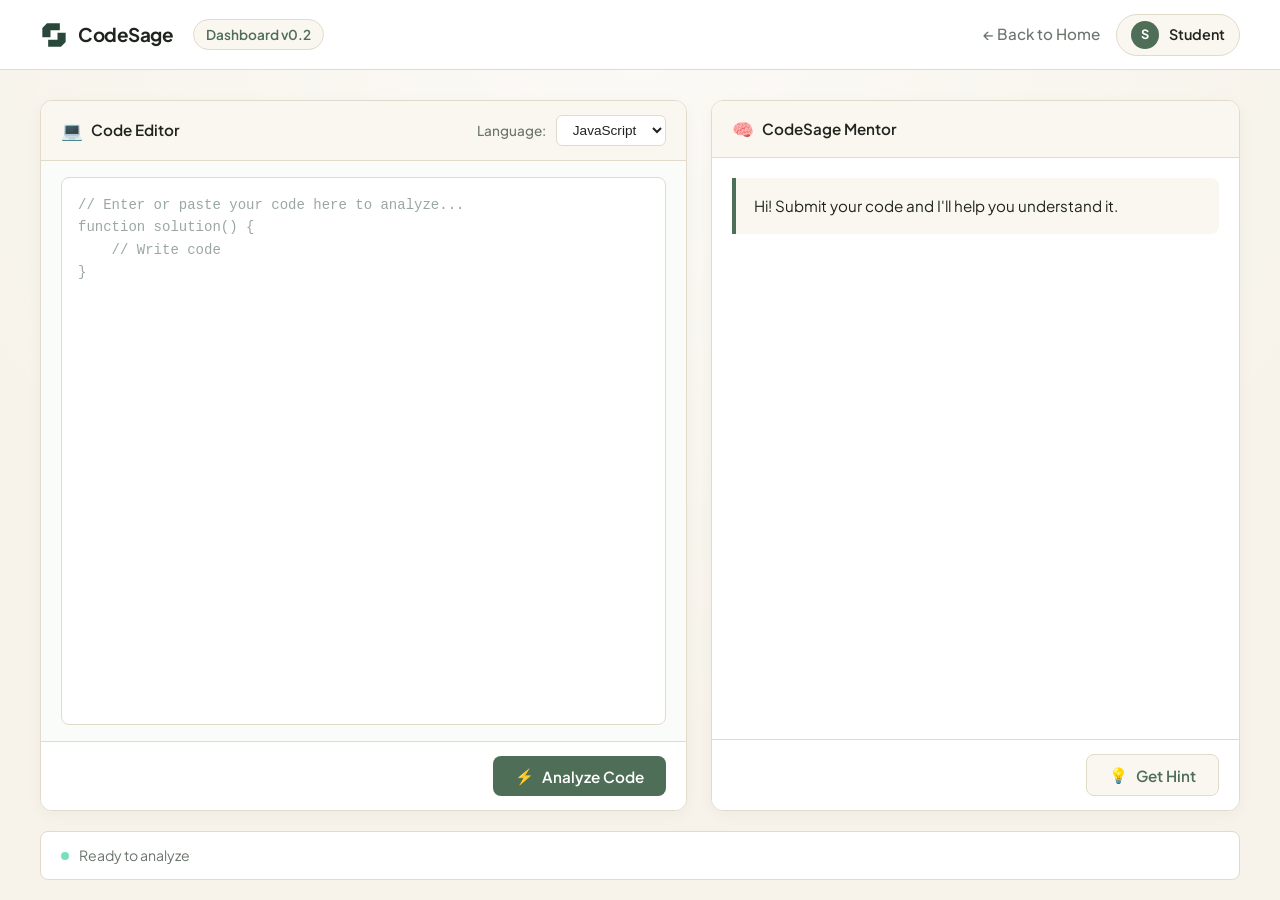
<file: frontend/dashboard.html>
<!DOCTYPE html>
<html lang="en">
<head>
    <meta charset="UTF-8">
    <meta name="viewport" content="width=device-width, initial-scale=1.0">
    <title>CodeSage — Mentor Dashboard</title>
    <!-- Google Fonts: Plus Jakarta Sans & JetBrains Mono -->
    <link rel="preconnect" href="https://fonts.googleapis.com">
    <link rel="preconnect" href="https://fonts.gstatic.com" crossorigin>
    <link href="https://fonts.googleapis.com/css2?family=JetBrains+Mono:ital,wght@0,400;0,500;0,600;1,400&family=Plus+Jakarta+Sans:wght@400;500;600;700;800&display=swap" rel="stylesheet">
    <link rel="icon" type="image/svg+xml" href="favicon.svg">
    <link rel="stylesheet" href="style.css">
    <link rel="stylesheet" href="dashboard.css">
</head>
<body class="dashboard-page">

    <!-- ========================================== -->
    <!-- 1. CodeSage Dashboard Header               -->
    <!-- ========================================== -->
    <header class="dashboard-header">
        <div class="header-left">
            <a href="index.html" class="dashboard-brand" aria-label="CodeSage Home">
                <span class="brand-symbol" aria-hidden="true">
                    <svg viewBox="0 0 120 120" width="28" height="28" fill="currentColor">
                        <path d="M 30 10 H 85 V 40 H 45 V 70 H 10 V 30 Z" />
                        <path d="M 90 110 H 35 V 80 H 75 V 50 H 110 V 90 Z" />
                    </svg>
                </span>
                <span class="brand-text">CodeSage</span>
            </a>
            <span class="dashboard-badge">Dashboard v0.2</span>
        </div>
        
        <div class="header-right">
            <a href="index.html" class="home-link">← Back to Home</a>
            <div class="profile-pill">
                <div class="profile-avatar">S</div>
                <span class="profile-name">Student</span>
            </div>
        </div>
    </header>

    <!-- ========================================== -->
    <!-- 2. Main Two-Column Workspace               -->
    <!-- ========================================== -->
    <main class="dashboard-main">
        <div class="workspace-grid">

            <!-- LEFT COLUMN: Code Editor Panel -->
            <section class="panel editor-panel" aria-label="Code Editor Panel">
                <div class="panel-top-bar">
                    <div class="panel-heading">
                        <span class="panel-icon">💻</span>
                        <span>Code Editor</span>
                    </div>
                    <div class="editor-controls">
                        <label for="language-select">Language:</label>
                        <select id="language-select" class="language-dropdown">
                            <option value="javascript">JavaScript</option>
                            <option value="python">Python</option>
                            <option value="cpp">C++</option>
                        </select>
                    </div>
                </div>

                <div class="editor-body">
                    <textarea 
                        id="code-input" 
                        class="code-textarea" 
                        placeholder="// Enter or paste your code here to analyze...&#10;function solution() {&#10;    // Write code&#10;}"
                        spellcheck="false"
                    ></textarea>
                </div>

                <div class="panel-actions">
                    <button id="analyze-btn" class="btn btn-primary">
                        <span>⚡</span> Analyze Code
                    </button>
                </div>
            </section>

            <!-- RIGHT COLUMN: Mentor Panel -->
            <section class="panel mentor-panel" aria-label="Mentor Guidance Panel">
                <div class="panel-top-bar">
                    <div class="panel-heading">
                        <span class="panel-icon">🧠</span>
                        <span>CodeSage Mentor</span>
                    </div>
                </div>

                <div class="mentor-body">
                    <!-- Mentor Message Area -->
                    <div class="mentor-message-box">
                        <p id="mentor-message">Hi! Submit your code and I'll help you understand it.</p>
                    </div>

                    <!-- Container for dynamically added hint cards -->
                    <div id="hints-container" class="hints-container"></div>
                </div>

                <div class="panel-actions">
                    <button id="hint-btn" class="btn btn-secondary">
                        <span>💡</span> Get Hint
                    </button>
                </div>
            </section>

        </div>

        <!-- ========================================== -->
        <!-- 3. Bottom Status Area                      -->
        <!-- ========================================== -->
        <footer class="status-bar">
            <span id="status-dot" class="status-dot"></span>
            <span id="status-text">Ready to analyze</span>
        </footer>
    </main>

    <!-- JavaScript Logic -->
    <script src="dashboard.js"></script>
</body>
</html>
</file>
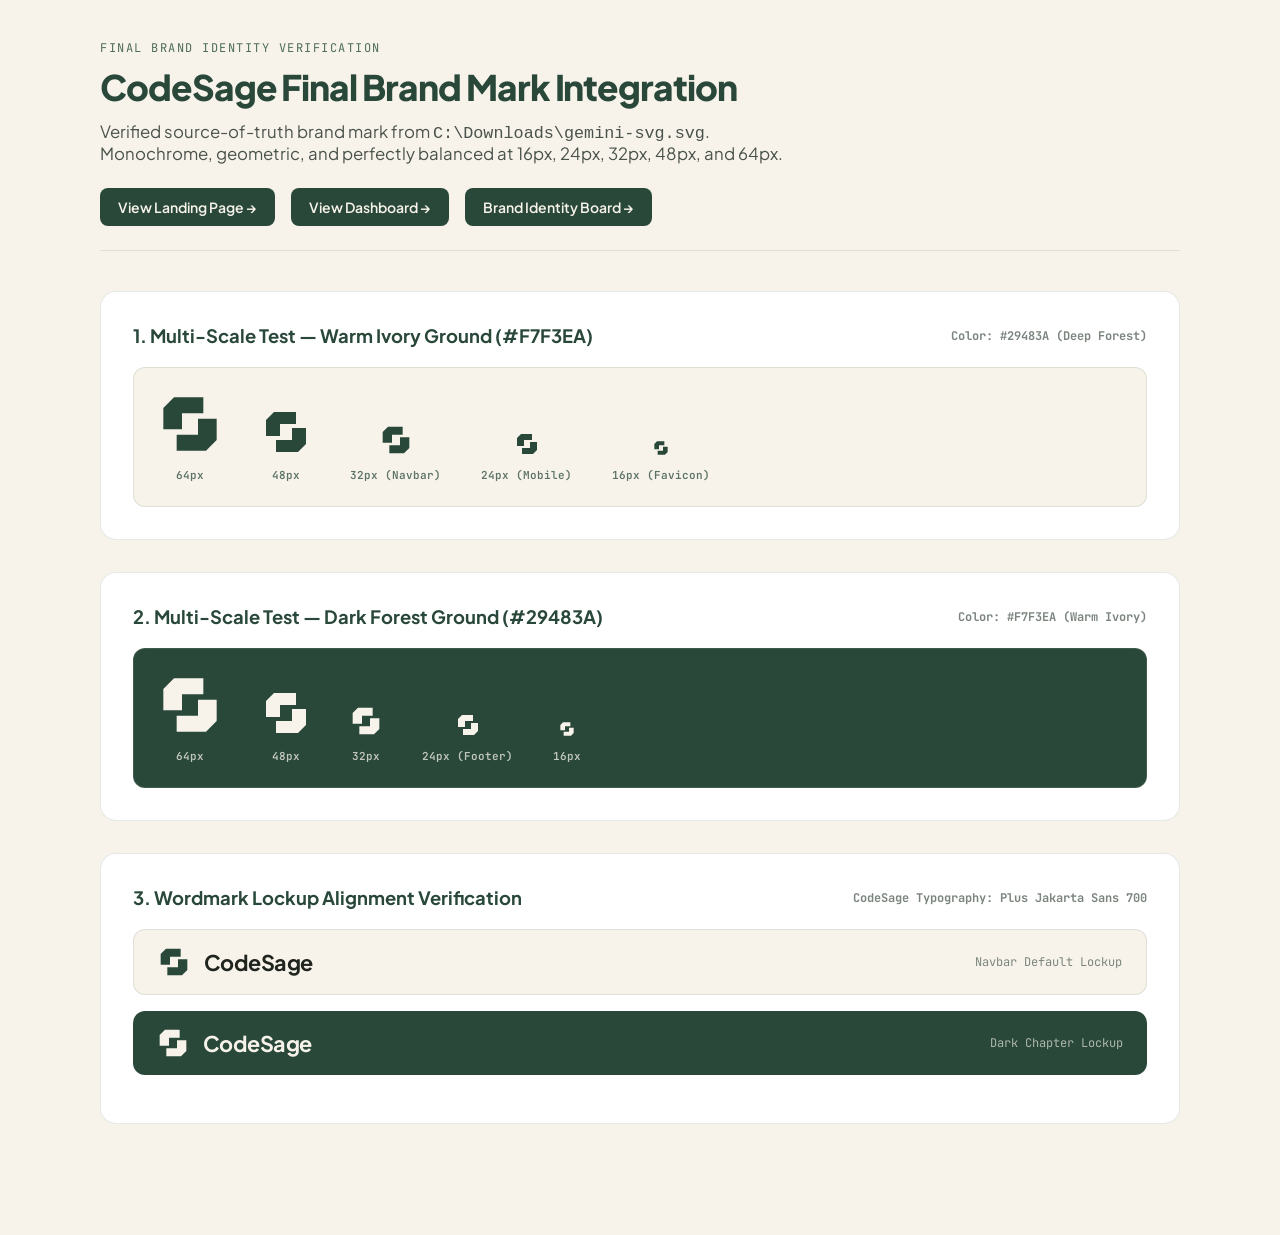
<file: frontend/logo-verification.html>
<!DOCTYPE html>
<html lang="en">
<head>
    <meta charset="UTF-8">
    <meta name="viewport" content="width=device-width, initial-scale=1.0">
    <title>CodeSage — Final Brand Mark Verification</title>
    <link rel="icon" type="image/svg+xml" href="favicon.svg">
    <link rel="preconnect" href="https://fonts.googleapis.com">
    <link rel="preconnect" href="https://fonts.gstatic.com" crossorigin>
    <link href="https://fonts.googleapis.com/css2?family=JetBrains+Mono:wght@400;500;600&family=Plus+Jakarta+Sans:wght@500;600;700;800&display=swap" rel="stylesheet">
    <style>
        :root {
            --bg-ivory: #F7F3EA;
            --dark-forest: #29483A;
            --sage: #4E6E58;
            --text-ink: #20241F;
            --border-warm: rgba(41, 72, 58, 0.12);
            --font-sans: 'Plus Jakarta Sans', system-ui, sans-serif;
            --font-mono: 'JetBrains Mono', monospace;
        }

        * {
            margin: 0;
            padding: 0;
            box-sizing: border-box;
        }

        body {
            background: var(--bg-ivory);
            color: var(--text-ink);
            font-family: var(--font-sans);
            padding: 40px 24px 80px;
            -webkit-font-smoothing: antialiased;
        }

        .container {
            max-width: 1080px;
            margin: 0 auto;
        }

        .header {
            border-bottom: 1px solid var(--border-warm);
            padding-bottom: 24px;
            margin-bottom: 40px;
        }

        .header-tag {
            font-family: var(--font-mono);
            font-size: 0.75rem;
            text-transform: uppercase;
            letter-spacing: 1.5px;
            color: var(--sage);
            margin-bottom: 8px;
        }

        h1 {
            font-size: 2.2rem;
            font-weight: 800;
            letter-spacing: -0.03em;
            color: var(--dark-forest);
            margin-bottom: 12px;
        }

        p.lead {
            font-size: 1.05rem;
            color: #4A524C;
            max-width: 720px;
        }

        .section-card {
            background: #FFFFFF;
            border: 1px solid var(--border-warm);
            border-radius: 16px;
            padding: 32px;
            margin-bottom: 32px;
        }

        .card-title {
            font-size: 1.15rem;
            font-weight: 700;
            color: var(--dark-forest);
            margin-bottom: 20px;
            display: flex;
            align-items: center;
            justify-content: space-between;
        }

        .card-meta {
            font-family: var(--font-mono);
            font-size: 0.75rem;
            color: #7B857E;
        }

        /* Test Ladders */
        .ladder-grid {
            display: flex;
            align-items: flex-end;
            gap: 40px;
            flex-wrap: wrap;
            padding: 24px;
            border-radius: 12px;
        }

        .ladder-light {
            background: var(--bg-ivory);
            border: 1px solid var(--border-warm);
            color: var(--dark-forest);
        }

        .ladder-dark {
            background: var(--dark-forest);
            border: 1px solid rgba(255, 255, 255, 0.1);
            color: var(--bg-ivory);
        }

        .ladder-col {
            display: flex;
            flex-direction: column;
            align-items: center;
            gap: 12px;
        }

        .ladder-label {
            font-family: var(--font-mono);
            font-size: 0.6875rem;
            font-weight: 600;
            opacity: 0.75;
        }

        .mark-box {
            display: flex;
            align-items: center;
            justify-content: center;
            line-height: 0;
        }

        .mark-box svg {
            display: block;
        }

        /* Lockup Verification */
        .lockup-row {
            display: flex;
            align-items: center;
            gap: 14px;
            margin-bottom: 16px;
            padding: 16px 24px;
            border-radius: 12px;
        }

        .lockup-light {
            background: var(--bg-ivory);
            border: 1px solid var(--border-warm);
        }

        .lockup-dark {
            background: var(--dark-forest);
            color: var(--bg-ivory);
        }

        .lockup-mark {
            width: 32px;
            height: 32px;
            display: flex;
            align-items: center;
            justify-content: center;
        }

        .lockup-mark svg {
            width: 100%;
            height: 100%;
            display: block;
        }

        .lockup-text {
            font-size: 1.35rem;
            font-weight: 700;
            letter-spacing: -0.025em;
        }

        .links-bar {
            display: flex;
            gap: 16px;
            margin-top: 24px;
        }

        .btn-link {
            display: inline-flex;
            align-items: center;
            gap: 8px;
            background: var(--dark-forest);
            color: var(--bg-ivory);
            text-decoration: none;
            padding: 10px 18px;
            border-radius: 8px;
            font-size: 0.875rem;
            font-weight: 600;
        }

        .btn-link:hover {
            background: var(--sage);
        }
    </style>
</head>
<body>

    <div class="container">
        
        <header class="header">
            <div class="header-tag">Final Brand Identity Verification</div>
            <h1>CodeSage Final Brand Mark Integration</h1>
            <p class="lead">
                Verified source-of-truth brand mark from <code>C:\Downloads\gemini-svg.svg</code>. 
                Monochrome, geometric, and perfectly balanced at 16px, 24px, 32px, 48px, and 64px.
            </p>
            <div class="links-bar">
                <a href="index.html" class="btn-link">View Landing Page →</a>
                <a href="dashboard.html" class="btn-link">View Dashboard →</a>
                <a href="brand-identity.html" class="btn-link">Brand Identity Board →</a>
            </div>
        </header>

        <!-- Test 1: Size Ladder on Warm Ivory -->
        <section class="section-card">
            <div class="card-title">
                <span>1. Multi-Scale Test — Warm Ivory Ground (#F7F3EA)</span>
                <span class="card-meta">Color: #29483A (Deep Forest)</span>
            </div>
            <div class="ladder-grid ladder-light">
                <!-- 64px -->
                <div class="ladder-col">
                    <div class="mark-box">
                        <svg viewBox="0 0 120 120" width="64" height="64" fill="currentColor">
                            <path d="M 30 10 H 85 V 40 H 45 V 70 H 10 V 30 Z" />
                            <path d="M 90 110 H 35 V 80 H 75 V 50 H 110 V 90 Z" />
                        </svg>
                    </div>
                    <span class="ladder-label">64px</span>
                </div>
                <!-- 48px -->
                <div class="ladder-col">
                    <div class="mark-box">
                        <svg viewBox="0 0 120 120" width="48" height="48" fill="currentColor">
                            <path d="M 30 10 H 85 V 40 H 45 V 70 H 10 V 30 Z" />
                            <path d="M 90 110 H 35 V 80 H 75 V 50 H 110 V 90 Z" />
                        </svg>
                    </div>
                    <span class="ladder-label">48px</span>
                </div>
                <!-- 32px -->
                <div class="ladder-col">
                    <div class="mark-box">
                        <svg viewBox="0 0 120 120" width="32" height="32" fill="currentColor">
                            <path d="M 30 10 H 85 V 40 H 45 V 70 H 10 V 30 Z" />
                            <path d="M 90 110 H 35 V 80 H 75 V 50 H 110 V 90 Z" />
                        </svg>
                    </div>
                    <span class="ladder-label">32px (Navbar)</span>
                </div>
                <!-- 24px -->
                <div class="ladder-col">
                    <div class="mark-box">
                        <svg viewBox="0 0 120 120" width="24" height="24" fill="currentColor">
                            <path d="M 30 10 H 85 V 40 H 45 V 70 H 10 V 30 Z" />
                            <path d="M 90 110 H 35 V 80 H 75 V 50 H 110 V 90 Z" />
                        </svg>
                    </div>
                    <span class="ladder-label">24px (Mobile)</span>
                </div>
                <!-- 16px -->
                <div class="ladder-col">
                    <div class="mark-box">
                        <svg viewBox="0 0 120 120" width="16" height="16" fill="currentColor">
                            <path d="M 30 10 H 85 V 40 H 45 V 70 H 10 V 30 Z" />
                            <path d="M 90 110 H 35 V 80 H 75 V 50 H 110 V 90 Z" />
                        </svg>
                    </div>
                    <span class="ladder-label">16px (Favicon)</span>
                </div>
            </div>
        </section>

        <!-- Test 2: Size Ladder on Dark Forest Green -->
        <section class="section-card">
            <div class="card-title">
                <span>2. Multi-Scale Test — Dark Forest Ground (#29483A)</span>
                <span class="card-meta">Color: #F7F3EA (Warm Ivory)</span>
            </div>
            <div class="ladder-grid ladder-dark">
                <!-- 64px -->
                <div class="ladder-col">
                    <div class="mark-box">
                        <svg viewBox="0 0 120 120" width="64" height="64" fill="currentColor">
                            <path d="M 30 10 H 85 V 40 H 45 V 70 H 10 V 30 Z" />
                            <path d="M 90 110 H 35 V 80 H 75 V 50 H 110 V 90 Z" />
                        </svg>
                    </div>
                    <span class="ladder-label">64px</span>
                </div>
                <!-- 48px -->
                <div class="ladder-col">
                    <div class="mark-box">
                        <svg viewBox="0 0 120 120" width="48" height="48" fill="currentColor">
                            <path d="M 30 10 H 85 V 40 H 45 V 70 H 10 V 30 Z" />
                            <path d="M 90 110 H 35 V 80 H 75 V 50 H 110 V 90 Z" />
                        </svg>
                    </div>
                    <span class="ladder-label">48px</span>
                </div>
                <!-- 32px -->
                <div class="ladder-col">
                    <div class="mark-box">
                        <svg viewBox="0 0 120 120" width="32" height="32" fill="currentColor">
                            <path d="M 30 10 H 85 V 40 H 45 V 70 H 10 V 30 Z" />
                            <path d="M 90 110 H 35 V 80 H 75 V 50 H 110 V 90 Z" />
                        </svg>
                    </div>
                    <span class="ladder-label">32px</span>
                </div>
                <!-- 24px -->
                <div class="ladder-col">
                    <div class="mark-box">
                        <svg viewBox="0 0 120 120" width="24" height="24" fill="currentColor">
                            <path d="M 30 10 H 85 V 40 H 45 V 70 H 10 V 30 Z" />
                            <path d="M 90 110 H 35 V 80 H 75 V 50 H 110 V 90 Z" />
                        </svg>
                    </div>
                    <span class="ladder-label">24px (Footer)</span>
                </div>
                <!-- 16px -->
                <div class="ladder-col">
                    <div class="mark-box">
                        <svg viewBox="0 0 120 120" width="16" height="16" fill="currentColor">
                            <path d="M 30 10 H 85 V 40 H 45 V 70 H 10 V 30 Z" />
                            <path d="M 90 110 H 35 V 80 H 75 V 50 H 110 V 90 Z" />
                        </svg>
                    </div>
                    <span class="ladder-label">16px</span>
                </div>
            </div>
        </section>

        <!-- Test 3: Horizontal Wordmark Lockup Alignment -->
        <section class="section-card">
            <div class="card-title">
                <span>3. Wordmark Lockup Alignment Verification</span>
                <span class="card-meta">CodeSage Typography: Plus Jakarta Sans 700</span>
            </div>

            <!-- Light Mode Lockup -->
            <div class="lockup-row lockup-light">
                <div class="lockup-mark" style="color: var(--dark-forest);">
                    <svg viewBox="0 0 120 120" width="30" height="30" fill="currentColor">
                        <path d="M 30 10 H 85 V 40 H 45 V 70 H 10 V 30 Z" />
                        <path d="M 90 110 H 35 V 80 H 75 V 50 H 110 V 90 Z" />
                    </svg>
                </div>
                <div class="lockup-text" style="color: var(--text-ink);">CodeSage</div>
                <span style="margin-left: auto; font-family: var(--font-mono); font-size: 0.75rem; color: #7B857E;">Navbar Default Lockup</span>
            </div>

            <!-- Dark Mode Lockup -->
            <div class="lockup-row lockup-dark">
                <div class="lockup-mark" style="color: var(--bg-ivory);">
                    <svg viewBox="0 0 120 120" width="30" height="30" fill="currentColor">
                        <path d="M 30 10 H 85 V 40 H 45 V 70 H 10 V 30 Z" />
                        <path d="M 90 110 H 35 V 80 H 75 V 50 H 110 V 90 Z" />
                    </svg>
                </div>
                <div class="lockup-text" style="color: var(--bg-ivory);">CodeSage</div>
                <span style="margin-left: auto; font-family: var(--font-mono); font-size: 0.75rem; color: rgba(247, 243, 234, 0.65);">Dark Chapter Lockup</span>
            </div>
        </section>

    </div>

</body>
</html>
</file>
<file: frontend/style.css>
/* ============================================================
   CodeSage — AI Programming Mentor
   Human-Designed Editorial Refinement System
   ============================================================ */

/* ------------------------------------------------------------
   1. Design Tokens & Color System
   ------------------------------------------------------------ */
:root {
    /* Warm Ivory & Cream Editorial Surfaces */
    --bg: #F7F3EA;
    --bg-tone-1: #F3EEE3;
    --bg-tone-2: #F2ECE0;
    --surface: #FFFFFF;
    --surface-warm: #FAF7F0;
    --surface-alt: #F0EAE0;

    /* Green Identity */
    --primary: #4E6E58;
    --primary-deep: #29483A;
    --primary-hover: #223D31;
    --secondary: #4C8577;
    --accent-aqua: #7ADFBB;

    /* Restrained Supporting Accents */
    --accent-terracotta: #C9785C;
    --accent-gold: #D8B45A;

    /* Typography Ink Colors */
    --text-ink: #20241F;
    --text-body: #3E4540;
    --text-muted: #6B756E;
    --text-chapter: #8A8172;

    /* Architectural Borders */
    --border-warm: #E2DACB;
    --border-light: #ECE5D8;
    --border-dark: #37473E;

    /* Dark Chapter (Developer DNA & Footer) */
    --dark-bg: #29483A;
    --dark-surface: #22382D;
    --dark-card: #203329;
    --dark-border: #3A5548;
    --dark-text: #F7F3EA;
    --dark-muted: #A3BAAF;

    /* Dashboard & Component Compatibility Aliases */
    --surface-2: var(--surface-warm);
    --border: var(--border-warm);
    --muted: var(--text-muted);
    --text: var(--text-ink);
    --accent: var(--accent-aqua);
    --highlight: #A6ECE0;

    /* Typography Families */
    --font-sans: 'Plus Jakarta Sans', -apple-system, BlinkMacSystemFont, "Segoe UI", Roboto, sans-serif;
    --font-serif: 'Playfair Display', Georgia, serif;
    --font-mono: 'JetBrains Mono', monospace;

    /* Radius Hierarchy (Restrained & Intentional) */
    --radius-window: 18px;
    --radius-card: 12px;
    --radius-btn: 10px;
    --radius-tag: 4px;
    --radius-pill: 9999px;

    /* Depth Shadows */
    --shadow-window: 0 16px 45px rgba(32, 36, 31, 0.08), 0 2px 8px rgba(32, 36, 31, 0.04);
    --shadow-nav: 0 8px 24px rgba(32, 36, 31, 0.06);

    /* Animation Easing */
    --ease-editorial: cubic-bezier(0.16, 1, 0.3, 1);
    --t-fast: 0.18s var(--ease-editorial);
    --t-base: 0.3s var(--ease-editorial);
    --t-slow: 0.6s var(--ease-editorial);
}

/* ------------------------------------------------------------
   2. Reset & Organic Background Base
   ------------------------------------------------------------ */
*,
*::before,
*::after {
    margin: 0;
    padding: 0;
    box-sizing: border-box;
}

html {
    scroll-behavior: smooth;
    font-size: 16px;
    -webkit-font-smoothing: antialiased;
    -moz-osx-font-smoothing: grayscale;
}

body {
    background-color: var(--bg);
    color: var(--text-body);
    font-family: var(--font-sans);
    line-height: 1.6;
    overflow-x: hidden;
    position: relative;
    /* Extremely subtle micro-paper warmth overlay */
    background-image: radial-gradient(circle at 50% 0%, rgba(255, 255, 255, 0.6) 0%, rgba(247, 243, 234, 0) 70%);
}

::selection {
    background: var(--accent-terracotta);
    color: #FFFFFF;
}

a {
    color: inherit;
    text-decoration: none;
    transition: color var(--t-fast);
}

button {
    font-family: inherit;
    cursor: pointer;
    border: none;
    background: none;
}

.container {
    width: 100%;
    max-width: 1160px;
    margin: 0 auto;
    padding: 0 28px;
}

.section {
    padding: 120px 0;
    position: relative;
}

.text-center {
    text-align: center;
}

/* Chapter Marker (Human Design Editorial Detail) */
.chapter-marker {
    font-size: 0.6875rem;
    font-weight: 700;
    letter-spacing: 1.6px;
    text-transform: uppercase;
    color: var(--text-chapter);
    display: inline-block;
    margin-bottom: 20px;
}

.chapter-marker-dark {
    font-size: 0.6875rem;
    font-weight: 700;
    letter-spacing: 1.6px;
    text-transform: uppercase;
    color: var(--accent-gold);
    display: inline-block;
    margin-bottom: 20px;
}

/* ------------------------------------------------------------
   3. Refined Floating Product Navigation (Spacious & Quiet)
   ------------------------------------------------------------ */
.floating-navbar {
    position: fixed;
    top: 20px;
    left: 50%;
    transform: translateX(-50%);
    width: min(calc(100% - 48px), 1160px);
    height: 68px;
    padding: 0 28px;
    background: rgba(247, 243, 234, 0.92);
    border: 1px solid rgba(41, 72, 58, 0.12);
    border-radius: 20px;
    box-shadow: 0 4px 20px rgba(32, 36, 31, 0.05);
    backdrop-filter: blur(12px);
    -webkit-backdrop-filter: blur(12px);
    display: flex;
    align-items: center;
    justify-content: space-between;
    z-index: 1000;
    transition: background 0.3s ease, box-shadow 0.3s ease, border-color 0.3s ease;
}

.floating-navbar.scrolled-nav {
    background: rgba(247, 243, 234, 0.98);
    border-color: rgba(41, 72, 58, 0.2);
    box-shadow: 0 8px 30px rgba(32, 36, 31, 0.09);
}

.nav-brand-wrap {
    display: flex;
    align-items: center;
    flex: 0 0 20%;
    min-width: 170px;
}

.brand-link {
    display: inline-flex;
    align-items: center;
    gap: 10px;
    color: var(--text-ink);
}

.brand-symbol {
    width: 30px;
    height: 30px;
    color: var(--primary-deep);
    display: inline-flex;
    align-items: center;
    justify-content: center;
    flex-shrink: 0;
}

.brand-symbol svg {
    width: 100%;
    height: 100%;
    display: block;
}

.brand-text {
    font-size: 1.18rem;
    font-weight: 700;
    letter-spacing: -0.025em;
    color: var(--text-ink);
}

.nav-center-links {
    display: flex;
    align-items: center;
    gap: 32px;
}

.nav-center-links .nav-item {
    font-size: 0.9375rem;
    font-weight: 500;
    color: var(--text-muted);
    position: relative;
    padding: 6px 0;
    transition: color var(--t-fast);
}

.nav-center-links .nav-item:hover,
.nav-center-links .nav-item.active {
    color: var(--text-ink);
}

.nav-center-links .nav-item::after {
    content: '';
    position: absolute;
    bottom: -2px;
    left: 0;
    width: 0;
    height: 2px;
    background: var(--primary);
    border-radius: 1px;
    transition: width var(--t-fast);
}

.nav-center-links .nav-item:hover::after,
.nav-center-links .nav-item.active::after {
    width: 100%;
}

.nav-right-actions {
    display: flex;
    align-items: center;
    gap: 24px;
    flex: 0 0 auto;
}

.nav-github-link {
    display: inline-flex;
    align-items: center;
    gap: 6px;
    font-size: 0.875rem;
    font-weight: 500;
    color: var(--text-muted);
    transition: color var(--t-fast);
}

.nav-github-link:hover {
    color: var(--text-ink);
}

.nav-primary-cta {
    display: inline-flex;
    align-items: center;
    gap: 8px;
    font-size: 0.875rem;
    font-weight: 700;
    color: #F7F3EA;
    background: #4E6E58;
    padding: 14px 20px;
    border-radius: 11px;
    transition: background var(--t-fast);
}

.nav-primary-cta:hover {
    background: #3F5D48;
}

.nav-primary-cta .btn-arrow {
    transition: transform var(--t-fast);
}

.nav-primary-cta:hover .btn-arrow {
    transform: translateX(4px);
}

.nav-mobile-toggle {
    display: none;
    flex-direction: column;
    justify-content: space-between;
    width: 22px;
    height: 15px;
    cursor: pointer;
}

.nav-mobile-toggle span {
    display: block;
    height: 2px;
    width: 100%;
    background: var(--text-ink);
    border-radius: 1px;
    transition: transform var(--t-fast), opacity var(--t-fast);
}

.mobile-drawer-menu {
    display: none;
}

/* ------------------------------------------------------------
   4. Hero Section (Art-Directed Editorial with Breathable Whitespace)
   ------------------------------------------------------------ */
.hero-editorial-section {
    padding: 145px 0 60px;
    position: relative;
}

.hero-inner {
    max-width: 880px;
    margin: 0 auto;
    text-align: center;
    position: relative;
    z-index: 2;
}

/* Handcrafted Annotations (No Cards, Pure Typography) */
.hero-aside-note {
    position: absolute;
    top: 50px;
    left: calc(50% - 490px);
    display: flex;
    flex-direction: column;
    gap: 3px;
    font-size: 0.6875rem;
    font-weight: 700;
    letter-spacing: 1.5px;
    color: var(--text-chapter);
    text-align: left;
    pointer-events: none;
}

.note-sep {
    color: var(--border-warm);
    font-size: 0.6rem;
}

.note-accent {
    color: var(--accent-terracotta);
}

.hero-aside-stamp {
    position: absolute;
    top: 50px;
    right: calc(50% - 480px);
    font-family: var(--font-mono);
    font-size: 0.6875rem;
    color: var(--text-muted);
    letter-spacing: 1.2px;
    pointer-events: none;
    text-align: right;
}

.stamp-bracket {
    color: var(--primary);
    font-weight: bold;
}

.hero-chapter-tag {
    font-size: 0.6875rem;
    font-weight: 700;
    letter-spacing: 1.6px;
    color: var(--primary);
    margin-bottom: 24px;
}

.hero-headline {
    font-size: clamp(2.8rem, 6.2vw, 4.6rem);
    font-weight: 800;
    line-height: 1.08;
    letter-spacing: -0.035em;
    margin-bottom: 28px;
}

.hl-ink {
    color: var(--text-ink);
}

.hl-serif-green {
    font-family: var(--font-serif);
    font-style: italic;
    font-weight: 600;
    color: var(--primary-deep);
}

.hl-serif-terracotta {
    font-family: var(--font-serif);
    font-style: italic;
    font-weight: 600;
    color: var(--accent-terracotta);
}

.hl-serif-cream {
    font-family: var(--font-serif);
    font-style: italic;
    font-weight: 500;
    color: var(--dark-text);
}

.hero-lead-text {
    font-size: clamp(1.1rem, 1.35vw, 1.25rem);
    color: var(--text-body);
    line-height: 1.65;
    max-width: 660px;
    margin: 0 auto 40px;
}

.hero-action-row {
    display: flex;
    align-items: center;
    justify-content: center;
    gap: 24px;
    flex-wrap: wrap;
    margin-bottom: 50px;
}

.btn-primary-action {
    display: inline-flex;
    align-items: center;
    gap: 8px;
    font-size: 0.95rem;
    font-weight: 700;
    color: var(--bg);
    background: var(--primary-deep);
    padding: 13px 26px;
    border-radius: var(--radius-btn);
    transition: all var(--t-fast);
}

.btn-primary-action:hover {
    background: var(--primary-hover);
    transform: translateY(-1px);
}

.btn-primary-action .action-arrow {
    transition: transform var(--t-fast);
}

.btn-primary-action:hover .action-arrow {
    transform: translateX(4px);
}

.btn-text-action {
    display: inline-flex;
    align-items: center;
    gap: 6px;
    font-size: 0.95rem;
    font-weight: 600;
    color: var(--text-ink);
    border-bottom: 1.5px solid var(--border-warm);
    padding-bottom: 2px;
    transition: all var(--t-fast);
}

.btn-text-action:hover {
    color: var(--accent-terracotta);
    border-color: var(--accent-terracotta);
}

.down-arrow {
    transition: transform var(--t-fast);
}

.btn-text-action:hover .down-arrow {
    transform: translateY(2px);
}

/* ------------------------------------------------------------
   6. Desktop Application Workspace Window
   ------------------------------------------------------------ */
.hero-workspace-stage {
    max-width: 1040px;
    margin: 0 auto;
    padding: 0 20px;
}

.product-workspace-window {
    background: var(--surface);
    border: 1px solid var(--border-warm);
    border-radius: var(--radius-window);
    box-shadow: var(--shadow-window);
    overflow: hidden;
    transform-origin: top center;
    transition: transform 0.4s var(--ease-editorial);
}

.product-workspace-window.in-focus {
    border-color: #C8BEAC;
}

.app-window-bar {
    background: #1D2621;
    border-bottom: 1px solid rgba(255, 255, 255, 0.08);
    padding: 10px 18px;
    display: flex;
    align-items: center;
    justify-content: space-between;
    gap: 16px;
    flex-wrap: wrap;
}

.window-traffic-lights {
    display: flex;
    align-items: center;
    gap: 6px;
}

.win-light {
    width: 9px;
    height: 9px;
    border-radius: 50%;
}

.light-red {
    background: #E74C3C;
}

.light-yellow {
    background: #F1C40F;
}

.light-green {
    background: #2ECC71;
}

.win-app-title {
    font-size: 0.75rem;
    font-weight: 600;
    color: #8C9E94;
    margin-left: 8px;
}

.problem-select-box {
    display: flex;
    align-items: center;
    gap: 8px;
}

.select-label {
    font-size: 0.75rem;
    font-weight: 700;
    color: #A3B5AB;
}

.app-dropdown {
    font-family: inherit;
    font-size: 0.75rem;
    font-weight: 600;
    color: #FFFFFF;
    background: #25332C;
    border: 1px solid rgba(255, 255, 255, 0.12);
    padding: 4px 10px;
    border-radius: var(--radius-tag);
    outline: none;
    cursor: pointer;
}

.app-connection-badge {
    display: inline-flex;
    align-items: center;
    gap: 6px;
    font-size: 0.6875rem;
    font-weight: 700;
    color: #2ECC71;
    background: rgba(46, 204, 113, 0.1);
    border: 1px solid rgba(46, 204, 113, 0.25);
    padding: 3px 8px;
    border-radius: var(--radius-tag);
}

.pulse-indicator {
    width: 6px;
    height: 6px;
    border-radius: 50%;
    background: #2ECC71;
}

/* Split Workspace Core */
.app-workspace-split {
    display: grid;
    grid-template-columns: 1.15fr 0.85fr;
    min-height: 380px;
}

.app-editor-pane {
    background: #161F1A;
    color: #E2ECE6;
    border-right: 1px solid var(--border-warm);
    display: flex;
    flex-direction: column;
}

.pane-tab-strip {
    background: #111814;
    padding: 8px 16px;
    display: flex;
    align-items: center;
    justify-content: space-between;
    border-bottom: 1px solid rgba(255, 255, 255, 0.06);
}

.file-tab {
    display: inline-flex;
    align-items: center;
    gap: 6px;
    font-family: var(--font-mono);
    font-size: 0.75rem;
    color: #E2ECE6;
    background: #161F1A;
    padding: 4px 10px;
    border-radius: 4px 4px 0 0;
    border-top: 1.5px solid var(--accent-aqua);
}

.tab-bullet {
    width: 5px;
    height: 5px;
    border-radius: 50%;
    background: var(--accent-aqua);
}

.lang-tag {
    font-size: 0.6875rem;
    color: #7B8F84;
}

.editor-code-body {
    padding: 16px;
    display: flex;
    gap: 14px;
    flex: 1;
    overflow-x: auto;
}

.code-line-numbers {
    display: flex;
    flex-direction: column;
    font-family: var(--font-mono);
    font-size: 0.8125rem;
    color: #495D51;
    user-select: none;
    line-height: 1.65;
    text-align: right;
}

.code-pre-element {
    font-family: var(--font-mono);
    font-size: 0.8125rem;
    line-height: 1.65;
    color: #E2ECE6;
    flex: 1;
    overflow-x: auto;
}

.c-kw {
    color: #8BE9FD;
    font-weight: 600;
}

.c-fn {
    color: #50FA7B;
    font-weight: 600;
}

.c-cm {
    color: #6D8276;
    font-style: italic;
}

.c-str {
    color: #F1FA8C;
}

.c-warn-line {
    background: rgba(216, 180, 90, 0.15);
    border-left: 2px solid var(--accent-gold);
    padding: 1px 4px;
    display: inline-block;
    width: 100%;
}

.editor-status-strip {
    background: #111814;
    padding: 6px 16px;
    border-top: 1px solid rgba(255, 255, 255, 0.06);
    display: flex;
    justify-content: space-between;
    font-size: 0.6875rem;
    color: #7B8F84;
    font-family: var(--font-mono);
}

.status-warning {
    color: var(--accent-gold);
    display: flex;
    align-items: center;
    gap: 4px;
}

/* Right Mentor Pane */
.app-mentor-pane {
    background: var(--surface-warm);
    display: flex;
    flex-direction: column;
    justify-content: space-between;
    padding: 20px;
}

.mentor-pane-header {
    display: flex;
    align-items: center;
    justify-content: space-between;
    padding-bottom: 12px;
    border-bottom: 1px solid var(--border-warm);
    margin-bottom: 14px;
}

.mentor-id-group {
    display: flex;
    align-items: center;
    gap: 8px;
}

.mentor-monogram {
    width: 20px;
    height: 20px;
    color: var(--primary-deep);
    display: inline-flex;
    align-items: center;
    justify-content: center;
    flex-shrink: 0;
}

.mentor-monogram svg {
    width: 100%;
    height: 100%;
    display: block;
}

.mentor-title {
    display: block;
    font-size: 0.875rem;
    font-weight: 700;
    color: var(--text-ink);
}

.mentor-caption {
    display: block;
    font-size: 0.6875rem;
    color: var(--text-muted);
}

.tier-indicator {
    font-size: 0.6875rem;
    font-weight: 700;
    color: var(--primary);
    background: var(--surface);
    border: 1px solid var(--border-warm);
    padding: 3px 8px;
    border-radius: var(--radius-tag);
}

.mentor-body-content {
    display: flex;
    flex-direction: column;
    gap: 12px;
    flex: 1;
}

.mentor-observation-card {
    background: var(--surface);
    border-left: 2px solid var(--accent-terracotta);
    border-radius: 0 var(--radius-tag) var(--radius-tag) 0;
    padding: 10px 12px;
}

.obs-header {
    font-size: 0.625rem;
    font-weight: 800;
    letter-spacing: 0.8px;
    color: var(--accent-terracotta);
    display: block;
    margin-bottom: 2px;
}

.mentor-observation-card p {
    font-size: 0.8125rem;
    color: var(--text-body);
    line-height: 1.45;
}

.mentor-guidance-card {
    background: var(--surface);
    border: 1px solid var(--border-warm);
    border-radius: var(--radius-tag);
    padding: 14px;
}

.guidance-header {
    display: flex;
    justify-content: space-between;
    margin-bottom: 6px;
}

.guidance-num {
    font-size: 0.75rem;
    font-weight: 700;
    color: var(--primary-deep);
}

.guidance-tier {
    font-size: 0.625rem;
    font-weight: 600;
    text-transform: uppercase;
    color: var(--text-muted);
}

.guidance-text {
    font-size: 0.875rem;
    color: var(--text-ink);
    line-height: 1.5;
}

.inline-code {
    font-family: var(--font-mono);
    font-size: 0.82em;
    background: var(--surface-warm);
    border: 1px solid var(--border-warm);
    padding: 1px 4px;
    border-radius: 3px;
    color: var(--primary-deep);
}

.highlight-code {
    font-weight: 700;
    color: var(--accent-terracotta);
}

.guidance-stepper-dashes {
    display: flex;
    gap: 4px;
    justify-content: center;
    margin-top: 2px;
}

.dash-seg {
    width: 20px;
    height: 3px;
    border-radius: 1.5px;
    background: var(--border-warm);
    transition: background var(--t-fast);
}

.dash-seg.active {
    background: var(--primary-deep);
}

.mentor-pane-footer {
    display: flex;
    align-items: center;
    justify-content: space-between;
    padding-top: 12px;
    border-top: 1px solid var(--border-warm);
    margin-top: 12px;
}

.btn-hint-stepper {
    display: inline-flex;
    align-items: center;
    gap: 6px;
    font-size: 0.8125rem;
    font-weight: 700;
    color: var(--bg);
    background: var(--primary-deep);
    padding: 8px 14px;
    border-radius: var(--radius-tag);
    transition: all var(--t-fast);
}

.btn-hint-stepper:hover {
    background: var(--primary-hover);
}

.link-open-workspace {
    font-size: 0.75rem;
    font-weight: 600;
    color: var(--text-muted);
}

.link-open-workspace:hover {
    color: var(--primary-deep);
}

.app-bottom-metrics {
    background: var(--bg-tone-1);
    border-top: 1px solid var(--border-warm);
    padding: 10px 20px;
    display: flex;
    align-items: center;
    justify-content: space-around;
    flex-wrap: wrap;
    gap: 12px;
}

.metric-item {
    font-size: 0.75rem;
    color: var(--text-ink);
}

.m-label {
    color: var(--text-muted);
    margin-right: 4px;
}

.highlight-metric strong {
    color: var(--primary-deep);
}

/* ------------------------------------------------------------
   7. "The Problem" Section (Tonal Section 1: #F3EEE3)
   ------------------------------------------------------------ */
.section-problem {
    background: var(--bg-tone-1);
    border-top: 1px solid var(--border-warm);
    border-bottom: 1px solid var(--border-warm);
}

.statement-wrap {
    max-width: 860px;
    margin: 0 auto;
    text-align: center;
}

.editorial-statement-title {
    font-size: clamp(2.3rem, 5.2vw, 4.2rem);
    font-weight: 800;
    line-height: 1.1;
    color: var(--text-ink);
    letter-spacing: -0.035em;
    margin-bottom: 24px;
}

.st-muted {
    color: #8C8476;
}

.st-serif-green {
    font-family: var(--font-serif);
    font-style: italic;
    font-weight: 600;
    color: var(--primary-deep);
}

.st-serif-terracotta {
    font-family: var(--font-serif);
    font-style: italic;
    font-weight: 600;
    color: var(--accent-terracotta);
}

.editorial-statement-sub {
    font-size: clamp(1.05rem, 1.3vw, 1.2rem);
    color: var(--text-body);
    line-height: 1.65;
    max-width: 680px;
    margin: 0 auto 50px;
}

.editorial-pipeline-grid {
    display: grid;
    grid-template-columns: 1fr 1fr;
    gap: 28px;
    text-align: left;
}

.pipeline-card {
    background: var(--surface);
    border: 1px solid var(--border-warm);
    border-radius: var(--radius-card);
    padding: 28px;
}

.pipeline-card.sage-card {
    border-color: var(--primary);
    background: #FAFBF9;
}

.tag-clean {
    font-size: 0.6875rem;
    font-weight: 700;
    letter-spacing: 1px;
    color: var(--text-muted);
    display: block;
    margin-bottom: 8px;
}

.tag-sage {
    color: var(--primary-deep);
}

.pipeline-card h3 {
    font-size: 1.25rem;
    font-weight: 800;
    color: var(--text-ink);
    margin-bottom: 18px;
}

.pipeline-flow {
    display: flex;
    flex-direction: column;
    gap: 8px;
}

.flow-row {
    display: flex;
    align-items: center;
    gap: 10px;
    background: var(--surface-warm);
    border: 1px solid var(--border-light);
    padding: 9px 12px;
    border-radius: var(--radius-tag);
    font-size: 0.8125rem;
    font-weight: 600;
}

.row-num {
    width: 20px;
    height: 20px;
    border-radius: 50%;
    background: #DDD5C6;
    color: var(--text-ink);
    display: flex;
    align-items: center;
    justify-content: center;
    font-size: 0.6875rem;
    font-weight: 700;
}

.sage-num {
    background: var(--primary-deep);
    color: var(--bg);
}

.flow-sep {
    text-align: center;
    color: var(--border-warm);
    font-size: 0.85rem;
    line-height: 1;
}

.sage-sep {
    color: var(--secondary);
}

.row-fail {
    background: #FDF5F3;
    border-color: #F1D4CD;
    color: #B54228;
}

.row-success {
    background: #EEF6F2;
    border-color: #C2DECFA;
    color: var(--primary-deep);
}

/* ------------------------------------------------------------
   8. The Process Section (Sticky Pinned Storytelling)
   ------------------------------------------------------------ */
.section-process {
    background: var(--bg);
}

.process-layout-grid {
    display: grid;
    grid-template-columns: 0.85fr 1.15fr;
    gap: 60px;
    align-items: start;
}

.process-sticky-left {
    position: sticky;
    top: 120px;
}

.sticky-headline {
    font-size: clamp(2.2rem, 3.8vw, 3.1rem);
    font-weight: 800;
    line-height: 1.1;
    color: var(--text-ink);
    margin-bottom: 16px;
    letter-spacing: -0.03em;
}

.sticky-description {
    font-size: 1rem;
    color: var(--text-body);
    line-height: 1.6;
    margin-bottom: 24px;
}

.sticky-counter {
    font-family: var(--font-mono);
    font-size: 0.75rem;
    font-weight: 700;
    color: var(--primary-deep);
    background: var(--surface);
    border: 1px solid var(--border-warm);
    padding: 6px 12px;
    border-radius: var(--radius-tag);
    display: inline-block;
}

.process-scroll-right {
    display: flex;
    flex-direction: column;
    gap: 22px;
}

.process-stage-card {
    background: var(--surface);
    border: 1px solid var(--border-warm);
    border-radius: var(--radius-card);
    padding: 26px;
    transition: all var(--t-base);
    opacity: 0.65;
}

.process-stage-card.active {
    border-color: var(--primary-deep);
    background: #FFFFFF;
    opacity: 1;
}

.stage-top-meta {
    display: flex;
    align-items: baseline;
    gap: 10px;
    margin-bottom: 8px;
}

.stage-tag {
    font-family: var(--font-mono);
    font-size: 0.6875rem;
    font-weight: 700;
    color: var(--accent-terracotta);
}

.stage-title {
    font-size: 1.2rem;
    font-weight: 800;
    color: var(--text-ink);
}

.stage-text {
    font-size: 0.9rem;
    color: var(--text-body);
    line-height: 1.55;
    margin-bottom: 14px;
}

.stage-code-snippet {
    background: var(--surface-warm);
    border: 1px solid var(--border-light);
    border-radius: var(--radius-tag);
    padding: 10px 14px;
    display: flex;
    flex-direction: column;
    gap: 4px;
}

.snippet-label {
    font-size: 0.625rem;
    font-weight: 700;
    text-transform: uppercase;
    color: var(--text-muted);
}

.stage-code-snippet code {
    font-family: var(--font-mono);
    font-size: 0.75rem;
    color: var(--primary-deep);
}

.snippet-warn {
    font-size: 0.75rem;
    color: var(--accent-terracotta);
    font-weight: 600;
}

.snippet-hint {
    font-size: 0.75rem;
    color: var(--primary-deep);
    font-style: italic;
}

.snippet-success {
    font-size: 0.75rem;
    color: #27AE60;
    font-weight: 600;
}

/* ------------------------------------------------------------
   9. Progressive Hints Section (Tonal Section 2: #F2ECE0)
   ------------------------------------------------------------ */
.section-hints {
    background: var(--bg-tone-2);
    border-top: 1px solid var(--border-warm);
    border-bottom: 1px solid var(--border-warm);
}

.section-center-head {
    max-width: 720px;
    margin: 0 auto 46px;
    text-align: center;
}

.editorial-section-title {
    font-size: clamp(2.1rem, 3.8vw, 3rem);
    font-weight: 800;
    line-height: 1.15;
    color: var(--text-ink);
    margin-bottom: 14px;
    letter-spacing: -0.03em;
}

.editorial-section-lead {
    font-size: 1rem;
    color: var(--text-body);
    line-height: 1.6;
}

.hints-progression-stack {
    max-width: 700px;
    margin: 0 auto;
    display: flex;
    flex-direction: column;
    align-items: center;
    gap: 10px;
}

.hint-card-item {
    width: 100%;
    background: var(--surface);
    border: 1px solid var(--border-warm);
    border-radius: var(--radius-card);
    padding: 22px 26px;
}

.hint-meta-bar {
    display: flex;
    align-items: center;
    gap: 10px;
    margin-bottom: 6px;
}

.hint-level {
    font-family: var(--font-mono);
    font-size: 0.6875rem;
    font-weight: 700;
    color: var(--accent-terracotta);
}

.hint-type {
    font-size: 0.625rem;
    font-weight: 700;
    color: var(--text-muted);
}

.hint-quote {
    font-size: 1.2rem;
    font-weight: 700;
    color: var(--text-ink);
    margin-bottom: 6px;
}

.hint-desc {
    font-size: 0.875rem;
    color: var(--text-body);
    line-height: 1.5;
}

.hint-step-divider {
    color: var(--accent-terracotta);
    font-size: 1.1rem;
    line-height: 1;
}

/* ------------------------------------------------------------
   10. Mistake Memory Section
   ------------------------------------------------------------ */
.section-memory {
    background: var(--bg);
}

.memory-log-card {
    max-width: 780px;
    margin: 0 auto;
    background: var(--surface);
    border: 1px solid var(--border-warm);
    border-radius: var(--radius-card);
    overflow: hidden;
}

.log-card-header {
    background: var(--surface-warm);
    border-bottom: 1px solid var(--border-warm);
    padding: 18px 24px;
    display: flex;
    justify-content: space-between;
    align-items: center;
}

.header-left {
    display: flex;
    align-items: center;
    gap: 10px;
}

.log-symbol {
    font-size: 1.3rem;
}

.header-left h3 {
    font-size: 1.05rem;
    font-weight: 800;
    color: var(--text-ink);
}

.log-caption {
    font-size: 0.75rem;
    color: var(--text-muted);
}

.badge-subtle {
    font-size: 0.625rem;
    font-weight: 700;
    letter-spacing: 0.6px;
    color: var(--text-chapter);
    background: var(--surface);
    border: 1px solid var(--border-warm);
    padding: 3px 8px;
    border-radius: var(--radius-tag);
}

.log-entries-list {
    padding: 20px 24px;
    display: flex;
    flex-direction: column;
    gap: 10px;
}

.log-entry {
    background: var(--surface-warm);
    border: 1px solid var(--border-light);
    border-radius: var(--radius-tag);
    padding: 12px 16px;
    display: flex;
    align-items: center;
    justify-content: space-between;
    gap: 16px;
}

.entry-date {
    font-family: var(--font-mono);
    font-size: 0.75rem;
    font-weight: 700;
    color: var(--text-muted);
    min-width: 60px;
}

.entry-body {
    flex: 1;
    display: flex;
    flex-direction: column;
}

.entry-body strong {
    font-size: 0.875rem;
    color: var(--text-ink);
}

.entry-body span {
    font-size: 0.75rem;
    color: var(--text-muted);
}

.entry-status {
    font-size: 0.6875rem;
    font-weight: 600;
    color: var(--text-muted);
}

.entry-flagged {
    border-color: #E2B9A0;
    background: #FDF9F7;
}

.status-alert {
    color: var(--accent-terracotta);
    font-weight: 700;
}

.log-card-footer {
    background: var(--surface-warm);
    border-top: 1px solid var(--border-warm);
    padding: 12px 24px;
    display: flex;
    align-items: center;
    gap: 8px;
    font-size: 0.8125rem;
    color: var(--text-body);
}

.alert-glyph {
    color: var(--accent-gold);
}

/* ------------------------------------------------------------
   11. DRAMATIC DARK CHAPTER: DEVELOPER DNA (#29483A)
   ------------------------------------------------------------ */
.section-dna-dark {
    background: var(--dark-bg);
    color: var(--dark-text);
    border-top: 1px solid var(--dark-border);
    border-bottom: 1px solid var(--dark-border);
    padding: 140px 0;
}

.dna-header-dark {
    max-width: 780px;
    margin: 0 auto 60px;
    text-align: center;
}

.dna-headline-dark {
    font-size: clamp(2.4rem, 4.5vw, 3.8rem);
    font-weight: 800;
    line-height: 1.12;
    color: var(--dark-text);
    letter-spacing: -0.03em;
    margin-bottom: 16px;
}

.dna-lead-dark {
    font-size: 1.05rem;
    color: var(--dark-muted);
    line-height: 1.6;
}

.dna-editorial-grid {
    display: grid;
    grid-template-columns: 1fr 1fr;
    gap: 48px;
    align-items: start;
    max-width: 1040px;
    margin: 0 auto;
}

.dna-col-narrative {
    display: flex;
    flex-direction: column;
    gap: 20px;
}

.narrative-tag {
    font-size: 0.6875rem;
    font-weight: 700;
    letter-spacing: 1.5px;
    color: var(--accent-gold);
}

.narrative-title {
    font-size: 1.5rem;
    font-weight: 800;
    line-height: 1.25;
    color: var(--dark-text);
}

.narrative-body {
    font-size: 0.9375rem;
    color: var(--dark-muted);
    line-height: 1.65;
}

.dna-insight-capsule {
    background: var(--dark-surface);
    border: 1px solid var(--dark-border);
    border-radius: var(--radius-card);
    padding: 16px;
    display: flex;
    flex-direction: column;
    gap: 4px;
}

.capsule-label {
    font-size: 0.625rem;
    font-weight: 700;
    letter-spacing: 0.8px;
}

.strong-capsule .capsule-label {
    color: var(--accent-aqua);
}

.weak-capsule .capsule-label {
    color: var(--accent-gold);
}

.dna-insight-capsule strong {
    font-size: 0.9375rem;
    color: var(--dark-text);
}

.dna-insight-capsule p {
    font-size: 0.8125rem;
    color: var(--dark-muted);
    line-height: 1.45;
}

.dna-col-metrics {
    background: var(--dark-surface);
    border: 1px solid var(--dark-border);
    border-radius: var(--radius-card);
    padding: 28px;
    display: flex;
    flex-direction: column;
    gap: 18px;
}

.metrics-top-bar {
    display: flex;
    justify-content: space-between;
    align-items: center;
    font-size: 0.6875rem;
    font-weight: 700;
    color: var(--dark-muted);
    letter-spacing: 0.8px;
    padding-bottom: 12px;
    border-bottom: 1px solid var(--dark-border);
}

.tiny-proto {
    font-size: 0.5625rem;
    color: var(--accent-gold);
}

.skill-meter-row {
    display: flex;
    flex-direction: column;
    gap: 6px;
}

.meter-info {
    display: flex;
    justify-content: space-between;
    font-size: 0.875rem;
    font-weight: 600;
    color: var(--dark-text);
}

.meter-pct {
    font-family: var(--font-mono);
    color: var(--accent-aqua);
    font-weight: 700;
}

.pct-amber {
    color: var(--accent-gold);
}

.meter-track {
    width: 100%;
    height: 6px;
    background: #1C2E25;
    border-radius: var(--radius-pill);
    overflow: hidden;
}

.meter-fill {
    height: 100%;
    background: linear-gradient(90deg, var(--secondary), var(--accent-aqua));
    border-radius: var(--radius-pill);
    transition: width 1.2s var(--ease-editorial);
}

.fill-amber {
    background: linear-gradient(90deg, #C9785C, var(--accent-gold));
}

.dna-pattern-callout {
    background: var(--dark-card);
    border: 1px dashed var(--dark-border);
    border-radius: var(--radius-tag);
    padding: 12px;
    margin-top: 4px;
}

.callout-tag {
    font-size: 0.625rem;
    font-weight: 700;
    color: var(--accent-gold);
    display: block;
    margin-bottom: 3px;
}

.dna-pattern-callout p {
    font-size: 0.8125rem;
    color: var(--dark-muted);
    line-height: 1.45;
}

/* ------------------------------------------------------------
   12. Big Typographic Interlude
   ------------------------------------------------------------ */
.section-interlude {
    background: var(--bg);
    padding: 150px 0;
}

.interlude-text-block {
    max-width: 780px;
    margin: 0 auto;
}

.interlude-line-1 {
    font-size: clamp(2.2rem, 4.8vw, 3.8rem);
    font-weight: 800;
    line-height: 1.15;
    color: #8C8476;
    letter-spacing: -0.03em;
    margin-bottom: 20px;
}

.interlude-line-2 {
    font-size: clamp(2.6rem, 5.5vw, 4.4rem);
    font-weight: 800;
    line-height: 1.1;
    color: var(--text-ink);
    letter-spacing: -0.035em;
}

/* ------------------------------------------------------------
   13. Split Comparison Section (Tonal Section 3: #F3EEE3)
   ------------------------------------------------------------ */
.section-comparison {
    background: var(--bg-tone-1);
    border-top: 1px solid var(--border-warm);
    border-bottom: 1px solid var(--border-warm);
}

.comparison-side-grid {
    display: grid;
    grid-template-columns: 1fr 1fr;
    gap: 32px;
    max-width: 940px;
    margin: 0 auto;
}

.comp-pane {
    background: var(--surface);
    border: 1px solid var(--border-warm);
    border-radius: var(--radius-card);
    padding: 30px;
}

.sage-pane {
    border-color: var(--primary-deep);
    background: #FAFBF9;
}

.comp-pane-top {
    margin-bottom: 24px;
    padding-bottom: 16px;
    border-bottom: 1px solid var(--border-warm);
}

.comp-pane-top h3 {
    font-size: 1.35rem;
    font-weight: 800;
    color: var(--text-ink);
    margin-top: 6px;
}

.comp-pane-top p {
    font-size: 0.8125rem;
    color: var(--text-muted);
}

.comp-chain {
    display: flex;
    flex-direction: column;
    gap: 8px;
}

.chain-step {
    background: var(--surface-warm);
    border: 1px solid var(--border-light);
    padding: 10px 14px;
    border-radius: var(--radius-tag);
    font-size: 0.875rem;
    font-weight: 600;
    color: var(--text-ink);
}

.chain-sep {
    text-align: center;
    color: var(--border-warm);
    font-size: 0.85rem;
}

.sage-step {
    background: #FFFFFF;
    border-color: var(--border-warm);
}

.step-fail {
    background: #FDF5F3;
    border-color: #F1D4CD;
    color: #B54228;
}

.step-success {
    background: #EEF6F2;
    border-color: #C2DECFA;
    color: var(--primary-deep);
    font-weight: 700;
}

/* ------------------------------------------------------------
   14. FAQ Section
   ------------------------------------------------------------ */
.section-faq {
    background: var(--bg);
}

.editorial-faq-stack {
    max-width: 780px;
    margin: 0 auto;
    display: flex;
    flex-direction: column;
}

.faq-line-item {
    border-bottom: 1px solid var(--border-warm);
    padding: 6px 0;
    transition: all var(--t-fast);
}

.faq-line-summary {
    padding: 18px 0;
    font-size: 1.05rem;
    font-weight: 700;
    color: var(--text-ink);
    cursor: pointer;
    list-style: none;
    display: flex;
    justify-content: space-between;
    align-items: center;
}

.faq-line-summary::-webkit-details-marker {
    display: none;
}

.faq-cross {
    font-size: 1.3rem;
    font-weight: 700;
    color: var(--primary);
    transition: transform var(--t-fast);
}

.faq-line-item[open] .faq-cross {
    transform: rotate(45deg);
}

.faq-line-body {
    padding-bottom: 20px;
    font-size: 0.9375rem;
    color: var(--text-body);
    line-height: 1.65;
}

/* ------------------------------------------------------------
   15. Final CTA Section (Tonal Section 4: #F2ECE0)
   ------------------------------------------------------------ */
.section-cta-final {
    background: var(--bg-tone-2);
    border-top: 1px solid var(--border-warm);
    padding: 130px 0;
}

.cta-inner-box {
    max-width: 820px;
    margin: 0 auto;
}

.final-headline {
    font-size: clamp(2.6rem, 5.2vw, 4rem);
    font-weight: 800;
    line-height: 1.1;
    color: var(--text-ink);
    letter-spacing: -0.035em;
    margin-bottom: 20px;
}

.final-lead {
    font-size: clamp(1.05rem, 1.3vw, 1.2rem);
    color: var(--text-body);
    margin-bottom: 36px;
}

.final-actions-cluster {
    display: flex;
    justify-content: center;
    gap: 20px;
    flex-wrap: wrap;
}

/* ------------------------------------------------------------
   16. Giant Brand Footer (#29483A Warm Contrast)
   ------------------------------------------------------------ */
.giant-brand-footer {
    background: var(--dark-bg);
    color: var(--dark-muted);
    padding: 90px 0 36px;
    border-top: 1px solid var(--dark-border);
    overflow: hidden;
}

.footer-content-grid {
    display: grid;
    grid-template-columns: 1.2fr 2fr;
    gap: 60px;
    margin-bottom: 60px;
}

.footer-brand-title {
    display: inline-flex;
    align-items: center;
    gap: 10px;
    font-size: 1.35rem;
    font-weight: 800;
    color: var(--dark-text);
    margin-bottom: 12px;
}

.footer-brand-symbol {
    width: 24px;
    height: 24px;
    color: var(--dark-text);
    display: inline-flex;
    align-items: center;
    justify-content: center;
    flex-shrink: 0;
}

.footer-brand-symbol svg {
    width: 100%;
    height: 100%;
    display: block;
}

.footer-mission-copy {
    font-size: 0.875rem;
    line-height: 1.6;
    color: var(--dark-muted);
    max-width: 300px;
}

.footer-columns-group {
    display: grid;
    grid-template-columns: repeat(3, 1fr);
    gap: 32px;
}

.footer-col {
    display: flex;
    flex-direction: column;
    gap: 8px;
}

.footer-col h4 {
    font-size: 0.75rem;
    font-weight: 700;
    text-transform: uppercase;
    letter-spacing: 0.8px;
    color: var(--dark-text);
    margin-bottom: 6px;
}

.footer-col a {
    font-size: 0.875rem;
    color: var(--dark-muted);
    transition: color var(--t-fast);
}

.footer-col a:hover {
    color: var(--dark-text);
}

.footer-quote {
    font-size: 0.8125rem;
    font-style: italic;
    color: var(--accent-gold);
    line-height: 1.5;
}

/* Giant Typography Wordmark */
.giant-wordmark-strip {
    width: 100%;
    text-align: center;
    padding: 20px 0 36px;
    overflow: hidden;
    user-select: none;
}

.giant-wordmark-title {
    font-family: var(--font-serif);
    font-size: clamp(4.5rem, 15vw, 13rem);
    font-weight: 600;
    font-style: italic;
    letter-spacing: -0.04em;
    line-height: 0.88;
    color: rgba(247, 243, 234, 0.12);
    margin: 0;
    transition: color 0.5s var(--ease-editorial);
}

.giant-brand-footer:hover .giant-wordmark-title {
    color: rgba(247, 243, 234, 0.2);
}

.footer-base-strip {
    border-top: 1px solid var(--dark-border);
    padding-top: 20px;
    display: flex;
    justify-content: space-between;
    font-size: 0.75rem;
    color: #6C8578;
}

/* ------------------------------------------------------------
   17. Natural Scroll Animations
   ------------------------------------------------------------ */
.scroll-reveal {
    opacity: 0;
    transform: translateY(20px);
    transition: opacity var(--t-slow), transform var(--t-slow);
}

.scroll-reveal.revealed {
    opacity: 1;
    transform: translateY(0);
}

/* ------------------------------------------------------------
   18. Responsive Breakpoints
   ------------------------------------------------------------ */
@media (max-width: 1024px) {
    .app-workspace-split {
        grid-template-columns: 1fr;
    }

    .app-editor-pane {
        border-right: none;
        border-bottom: 1px solid var(--border-warm);
    }

    .process-layout-grid {
        grid-template-columns: 1fr;
        gap: 36px;
    }

    .process-sticky-left {
        position: static;
    }

    .dna-editorial-grid {
        grid-template-columns: 1fr;
        gap: 36px;
    }

    .footer-content-grid {
        grid-template-columns: 1fr;
        gap: 36px;
    }

    .hero-aside-note,
    .hero-aside-stamp {
        display: none;
    }

    .nav-center-links {
        gap: 22px;
    }

    .nav-right-actions {
        gap: 16px;
    }
}

@media (max-width: 768px) {
    .floating-navbar {
        height: 60px;
        padding: 0 18px;
        top: 14px;
        width: min(calc(100% - 32px), 1160px);
    }

    .nav-center-links {
        display: none;
    }

    .nav-github-link {
        display: none;
    }

    .nav-primary-cta {
        display: none;
    }

    .nav-mobile-toggle {
        display: flex;
    }

    .nav-mobile-toggle.open span:nth-child(1) {
        transform: translateY(6.5px) rotate(45deg);
    }
    .nav-mobile-toggle.open span:nth-child(2) {
        opacity: 0;
    }
    .nav-mobile-toggle.open span:nth-child(3) {
        transform: translateY(-6.5px) rotate(-45deg);
    }

    .mobile-drawer-menu {
        position: absolute;
        top: calc(100% + 12px);
        left: 0;
        right: 0;
        background: rgba(247, 243, 234, 0.98);
        border: 1px solid rgba(41, 72, 58, 0.15);
        border-radius: 18px;
        box-shadow: 0 14px 40px rgba(32, 36, 31, 0.12);
        backdrop-filter: blur(16px);
        -webkit-backdrop-filter: blur(16px);
        padding: 24px;
        display: none;
        flex-direction: column;
        gap: 14px;
        z-index: 1001;
    }

    .mobile-drawer-menu.open {
        display: flex;
    }

    .drawer-link {
        font-size: 1.05rem;
        font-weight: 500;
        color: var(--text-ink);
        padding: 10px 0;
        border-bottom: 1px solid rgba(41, 72, 58, 0.08);
        transition: color 0.2s ease, padding-left 0.2s ease;
    }

    .drawer-link:hover {
        color: var(--primary);
        padding-left: 6px;
    }

    .drawer-cta {
        display: flex;
        align-items: center;
        justify-content: center;
        background: #4E6E58;
        color: #F7F3EA;
        font-size: 0.95rem;
        font-weight: 700;
        padding: 14px 20px;
        border-radius: 12px;
        margin-top: 6px;
        text-align: center;
        transition: background 0.2s ease;
    }

    .drawer-cta:hover {
        background: #3F5D48;
    }

    .editorial-pipeline-grid,
    .comparison-side-grid {
        grid-template-columns: 1fr;
    }

    .footer-columns-group {
        grid-template-columns: 1fr;
        gap: 20px;
    }

    .footer-base-strip {
        flex-direction: column;
        gap: 6px;
    }
}

@media (max-width: 480px) {
    .container {
        padding: 0 16px;
    }

    .floating-navbar {
        padding: 6px 12px;
    }

    .hero-action-row,
    .final-actions-cluster {
        flex-direction: column;
        width: 100%;
        gap: 16px;
    }

    .btn-primary-action,
    .btn-text-action {
        width: 100%;
        justify-content: center;
    }

    .app-window-bar {
        flex-direction: column;
        align-items: flex-start;
    }

    .mentor-pane-footer {
        flex-direction: column;
        align-items: stretch;
        gap: 10px;
    }

    .btn-hint-stepper {
        justify-content: center;
    }
}

/* Reduced Motion */
@media (prefers-reduced-motion: reduce) {
    * {
        animation-duration: 0.01ms !important;
        animation-iteration-count: 1 !important;
        transition-duration: 0.01ms !important;
        scroll-behavior: auto !important;
    }
}
</file>
<file: frontend/computer.css>
/* ============================================================
   CodeSage — Retro Workstation Scene Stylesheet
   Physical 3D CRT Computer Scene & Desk Environment
   ============================================================ */

/* ------------------------------------------------------------
   1. Dedicated Machine Section & Real Desk Environment
   ------------------------------------------------------------ */
.codesage-machine-section {
    position: relative;
    height: 260vh;
    background: #EFE7DA;
    perspective: 1200px;
    padding: 0;
    margin: 0;
    overflow: visible;
}

/* Desk Horizon Plane (Real Room Environment) */
.desk-horizon-plane {
    position: absolute;
    inset: 0;
    pointer-events: none;
    z-index: 0;
    overflow: hidden;
}

/* Upper Wall Backdrop */
.desk-wall-backdrop {
    position: absolute;
    top: 0;
    left: 0;
    right: 0;
    height: 52%;
    background: linear-gradient(180deg, #EDE5D8 0%, #E6DDCE 75%, #DFCFA 100%);
    box-shadow: inset 0 -30px 40px rgba(41, 72, 58, 0.03);
    will-change: transform;
    transform-origin: center top;
}

/* Subtle Wall Ambient Light Sheen */
.desk-wall-backdrop::after {
    content: '';
    position: absolute;
    top: 15%;
    left: 45%;
    width: 800px;
    height: 400px;
    transform: translate(-50%, -20%);
    background: radial-gradient(ellipse at center, rgba(255, 255, 255, 0.35) 0%, rgba(247, 243, 234, 0) 70%);
}

/* Lower Desk Surface Plane */
.desk-surface-plane {
    position: absolute;
    top: 52%;
    left: 0;
    right: 0;
    bottom: 0;
    background: linear-gradient(180deg, #D4C6B1 0%, #CBBDA8 30%, #BFB09A 100%);
    box-shadow: inset 0 6px 12px rgba(0, 0, 0, 0.08);
    will-change: transform;
}

/* Horizon Seam Line */
.desk-seam-edge {
    position: absolute;
    top: 0;
    left: 0;
    right: 0;
    height: 2px;
    background: linear-gradient(90deg, rgba(160, 146, 126, 0.4) 0%, rgba(135, 120, 100, 0.8) 50%, rgba(160, 146, 126, 0.4) 100%);
    box-shadow: 0 2px 4px rgba(0, 0, 0, 0.06);
}

/* ------------------------------------------------------------
   2. Sticky Viewport Stage & Protected UI Zones
   ------------------------------------------------------------ */
.machine-sticky-viewport {
    position: sticky;
    top: 0;
    height: 100vh;
    width: 100%;
    max-width: 1440px;
    margin: 0 auto;
    display: flex;
    flex-direction: column;
    align-items: center;
    justify-content: flex-start;
    padding-top: 102px; /* Protected clearance below floating navbar (navbar ends at 88px) */
    box-sizing: border-box;
    z-index: 10;
    pointer-events: none;
    overflow: hidden;
}

/* ------------------------------------------------------------
   3. Refined Editorial Chapter Navigation & Minimal Captions
   ------------------------------------------------------------ */
.machine-story-stage {
    position: relative;
    display: flex;
    flex-direction: column;
    align-items: center;
    justify-content: center;
    margin-top: 10px; /* 102px + 10px = 112px => 24px gap below navbar */
    margin-bottom: 26px; /* 26px gap above CRT */
    pointer-events: auto;
    z-index: 30;
    width: 100%;
    max-width: 960px;
    padding: 0 16px;
}

.machine-story-markers {
    display: flex;
    align-items: center;
    justify-content: center;
    gap: 32px;
    position: relative;
    padding-bottom: 3px;
}

.story-chapter-btn,
.story-marker-pill {
    display: inline-flex;
    align-items: center;
    gap: 7px;
    background: transparent;
    border: none;
    border-radius: 0;
    padding: 4px 4px 6px;
    font-family: var(--font-sans);
    font-size: 0.75rem;
    font-weight: 500;
    color: #8C8474;
    cursor: pointer;
    position: relative;
    transition: color 0.25s ease, opacity 0.25s ease;
    text-decoration: none;
    box-shadow: none;
    backdrop-filter: none;
    -webkit-backdrop-filter: none;
}

.story-chapter-btn:hover,
.story-marker-pill:hover {
    color: var(--text-ink);
}

.story-chapter-btn .step-num,
.story-marker-pill .step-num {
    font-family: var(--font-mono);
    font-size: 0.6875rem;
    font-weight: 700;
    color: #A89E8E;
    letter-spacing: 0.04em;
    transition: color 0.25s ease;
}

.story-chapter-btn .step-label,
.story-marker-pill .step-label {
    letter-spacing: -0.01em;
}

/* Thin Active Underline Accent (Editorial Style) */
.story-chapter-btn::after,
.story-marker-pill::after {
    content: '';
    position: absolute;
    bottom: 0;
    left: 2px;
    right: 2px;
    height: 2px;
    background: var(--primary);
    border-radius: 2px;
    opacity: 0;
    transform: scaleX(0.2);
    transition: opacity 0.25s ease, transform 0.25s cubic-bezier(0.16, 1, 0.3, 1), background 0.25s ease;
}

.story-chapter-btn.active,
.story-marker-pill.active {
    background: transparent;
    color: var(--text-ink);
    font-weight: 700;
    box-shadow: none;
    transform: none;
}

.story-chapter-btn.active .step-num,
.story-marker-pill.active .step-num {
    color: var(--primary-deep);
}

.story-chapter-btn.active::after,
.story-marker-pill.active::after {
    opacity: 1;
    transform: scaleX(1);
}

/* Minimal Editorial Caption */
.machine-story-caption {
    display: flex;
    align-items: center;
    justify-content: center;
    gap: 8px;
    margin-top: 5px;
    font-size: 0.71875rem;
    color: #7D7466;
    letter-spacing: 0.01em;
    transition: opacity 0.25s ease;
    height: 18px;
}

.machine-story-caption .caption-title {
    font-family: var(--font-mono);
    font-weight: 700;
    font-size: 0.625rem;
    letter-spacing: 0.08em;
    color: var(--primary-deep);
    text-transform: uppercase;
}

.machine-story-caption .caption-sep {
    color: #B8ADA0;
    font-size: 0.625rem;
}

.machine-story-caption .caption-desc {
    font-style: italic;
    color: #5C5549;
}

/* ------------------------------------------------------------
   4. Desk Environment Layer (Objects Grounded on Desk)
   ------------------------------------------------------------ */
.desk-environment-layer {
    position: absolute;
    inset: 0;
    pointer-events: none;
    z-index: 8;
}

/* Ceramic Coffee Mug (Physically Placed in Foreground on Desk) */
.desk-mug {
    position: absolute;
    bottom: 22%;
    left: calc(50% - 490px);
    width: 52px;
    height: 58px;
    z-index: 15;
    pointer-events: auto;
    transition: transform 0.25s ease;
}

.desk-mug:hover {
    transform: translateY(-3px) scale(1.03);
}

.mug-shadow {
    position: absolute;
    bottom: -6px;
    left: 2px;
    width: 60px;
    height: 18px;
    background: radial-gradient(ellipse at center, rgba(35, 30, 24, 0.45) 0%, rgba(35, 30, 24, 0.15) 50%, transparent 80%);
    border-radius: 50%;
    filter: blur(4px);
}

.mug-vessel {
    position: relative;
    width: 48px;
    height: 56px;
}

.mug-top-ellipse {
    position: absolute;
    top: 0;
    left: 0;
    width: 48px;
    height: 18px;
    background: #E8E1D2;
    border: 2px solid #C4B9A6;
    border-radius: 50%;
    z-index: 3;
    display: flex;
    align-items: center;
    justify-content: center;
}

.mug-coffee-surface {
    width: 40px;
    height: 12px;
    background: #3B281B;
    border-radius: 50%;
    box-shadow: inset 0 1px 3px rgba(0, 0, 0, 0.8);
}

.mug-side-cylinder {
    position: absolute;
    top: 8px;
    left: 0;
    width: 48px;
    height: 48px;
    background: linear-gradient(90deg, #ECE5D8 0%, #FAF7F0 30%, #E3D9C8 80%, #C8BCAB 100%);
    border: 2px solid #C4B9A6;
    border-top: none;
    border-radius: 0 0 18px 18px;
    z-index: 2;
    display: flex;
    align-items: center;
    justify-content: center;
    box-shadow: inset -4px 0 6px rgba(0, 0, 0, 0.08);
}

.mug-brand-glyph {
    color: var(--primary-deep);
    opacity: 0.75;
    margin-top: 4px;
}

.mug-handle-curve {
    position: absolute;
    top: 14px;
    left: -14px;
    width: 16px;
    height: 30px;
    border: 4px solid #DFD5C4;
    border-right: none;
    border-radius: 12px 0 0 12px;
    z-index: 1;
    box-shadow: -2px 2px 4px rgba(0, 0, 0, 0.1);
}

/* Coiled Black Data Cable */
.desk-cable-wrap {
    position: absolute;
    bottom: 24%;
    right: calc(50% - 490px);
    width: 280px;
    height: 80px;
    pointer-events: none;
    opacity: 0.85;
}

.desk-cable-svg {
    width: 100%;
    height: 100%;
    filter: drop-shadow(0 6px 6px rgba(35, 30, 24, 0.35));
}

/* ------------------------------------------------------------
   5. Physical Retro Computer Rig (3D Form & Asymmetry)
   ------------------------------------------------------------ */
.retro-computer-rig {
    position: relative;
    z-index: 20;
    display: flex;
    flex-direction: column;
    align-items: center;
    pointer-events: auto;
    transform-style: preserve-3d;
    transform-origin: center top; /* Anchors top edge safely below story controls during forward camera dolly */
    will-change: transform;
}

/* Multi-Layered Physical Desk Cast Shadow */
.monitor-desk-shadow {
    position: absolute;
    bottom: 120px;
    left: 45%;
    transform: translateX(-40%);
    width: 900px;
    height: 60px;
    background: radial-gradient(ellipse at center, rgba(30, 24, 18, 0.55) 0%, rgba(30, 24, 18, 0.22) 45%, transparent 75%);
    border-radius: 50%;
    filter: blur(14px);
    pointer-events: none;
    z-index: 2;
    will-change: transform, opacity;
}

/* ------------------------------------------------------------
   6. 3D CRT Monitor Enclosure (Chassis & Depth Extrusions)
   ------------------------------------------------------------ */
.crt-monitor-chassis {
    position: relative;
    width: 860px;
    max-width: 90vw;
    z-index: 10;
}

/* Right Side 3D Housing Extrusion (Gives visible chassis thickness!) */
.crt-depth-side {
    position: absolute;
    top: 12px;
    right: -24px;
    width: 32px;
    height: calc(100% - 36px);
    background: linear-gradient(90deg, #A89D8B 0%, #8C816F 40%, #766B5A 100%);
    transform: skewY(-16deg);
    transform-origin: top left;
    border-radius: 0 10px 14px 0;
    box-shadow: inset -2px 0 4px rgba(0, 0, 0, 0.4), 8px 12px 24px rgba(25, 20, 15, 0.3);
    z-index: 8;
    overflow: hidden;
}

.depth-side-louvers {
    display: flex;
    flex-direction: column;
    gap: 7px;
    padding: 24px 6px 10px;
}

.depth-side-louvers span {
    display: block;
    height: 3px;
    background: #5A5143;
    border-radius: 2px;
    box-shadow: 0 1px 1px rgba(255, 255, 255, 0.2);
}

/* Top 3D Taper Bevel */
.crt-depth-top {
    position: absolute;
    top: -14px;
    left: 18px;
    width: calc(100% - 24px);
    height: 18px;
    background: linear-gradient(180deg, #DBD3C3 0%, #C8BEAC 100%);
    transform: skewX(-24deg);
    border-radius: 8px 16px 0 0;
    box-shadow: inset 0 2px 3px rgba(255, 255, 255, 0.7);
    z-index: 8;
}

.top-vent-recess {
    display: flex;
    justify-content: center;
    gap: 12px;
    padding-top: 5px;
}

.top-vent-recess span {
    width: 32px;
    height: 2px;
    background: #9D9280;
    border-radius: 1px;
}

/* Front Bezel Housing */
.crt-front-bezel {
    position: relative;
    background: linear-gradient(180deg, #F0E9DC 0%, #E5DDD0 30%, #D8CFBF 100%);
    border: 2px solid #C4BAA7;
    border-radius: 18px 18px 12px 12px;
    padding: 10px 14px 6px;
    box-shadow: 
        0 14px 34px rgba(32, 26, 20, 0.2),
        inset 0 2px 4px rgba(255, 255, 255, 0.85),
        inset 0 -3px 6px rgba(0, 0, 0, 0.12),
        inset 2px 0 3px rgba(255, 255, 255, 0.5);
    z-index: 10;
}

/* ------------------------------------------------------------
   7. Sticky Notes (Taped Directly on Bezel Like Reference!)
   ------------------------------------------------------------ */
.bezel-sticky-note {
    position: absolute;
    padding: 12px 10px 10px;
    border-radius: 2px 2px 6px 2px;
    box-shadow: 2px 6px 16px rgba(25, 20, 15, 0.18), 0 1px 3px rgba(0, 0, 0, 0.1);
    z-index: 25;
    transition: transform 0.2s ease;
    cursor: default;
}

.bezel-sticky-note:hover {
    transform: scale(1.05) rotate(0deg) !important;
}

/* Top-Left Bezel Note (Taped directly onto plastic) */
.note-top-left {
    top: -6px;
    left: -38px;
    width: 135px;
    background: #FFFCE8;
    border: 1px solid #ECE3C4;
    transform: rotate(-6deg);
    color: #383327;
}

.note-top-left .tape-strip {
    position: absolute;
    top: -6px;
    left: 45%;
    transform: translateX(-50%);
    width: 44px;
    height: 15px;
    background: rgba(255, 255, 255, 0.7);
    border-left: 1px dashed rgba(0, 0, 0, 0.12);
    border-right: 1px dashed rgba(0, 0, 0, 0.12);
    box-shadow: 0 1px 2px rgba(0, 0, 0, 0.06);
}

.sticky-rule-tag {
    display: block;
    font-family: var(--font-mono);
    font-size: 0.625rem;
    font-weight: 700;
    letter-spacing: 0.8px;
    color: #8A6D3B;
    margin-bottom: 4px;
}

.sticky-text {
    font-size: 0.75rem;
    font-style: italic;
    line-height: 1.35;
    margin-bottom: 6px;
}

.sticky-sub-tag {
    font-family: var(--font-mono);
    font-size: 0.5rem;
    font-weight: 700;
    letter-spacing: 0.6px;
    background: rgba(138, 109, 59, 0.12);
    padding: 1px 5px;
    border-radius: 2px;
    color: #5C4620;
}

/* Lower-Left Bezel Note */
.note-bottom-left {
    bottom: 16px;
    left: -36px;
    background: #FCE8E6;
    border: 1px solid #EAC8C5;
    padding: 7px 10px;
    transform: rotate(5deg);
    box-shadow: 2px 4px 12px rgba(25, 20, 15, 0.15);
}

.sticky-small-text {
    font-family: var(--font-mono);
    font-size: 0.6875rem;
    font-weight: 700;
    color: #8C4740;
}

/* Right Bezel Note Cluster */
.bezel-sticky-cluster {
    position: absolute;
    top: 30px;
    right: -64px;
    display: flex;
    flex-direction: column;
    gap: 8px;
    z-index: 25;
}

.note-right-mint {
    position: relative;
    width: 130px;
    background: #E8F4EC;
    border: 1px solid #CADECF;
    transform: rotate(4deg);
    color: #274530;
}

.sticky-code {
    font-family: var(--font-mono);
    font-size: 0.6875rem;
    line-height: 1.35;
    color: #2E523A;
}

.note-right-yellow {
    position: relative;
    margin-top: -6px;
    margin-left: 14px;
    width: 120px;
    background: #FEF9D9;
    border: 1px solid #E6DEB0;
    transform: rotate(-3deg);
    padding: 6px 8px;
}

.sticky-mini-tag {
    font-family: var(--font-mono);
    font-size: 0.625rem;
    font-weight: 700;
    color: #635722;
}

/* ------------------------------------------------------------
   8. Inset Screen Well & Curved CRT Glass Tube
   ------------------------------------------------------------ */
.crt-screen-bezel-recess {
    background: #C4BAA7;
    border: 1px solid #A89D8A;
    border-radius: 14px;
    padding: 6px;
    box-shadow: 
        inset 0 4px 14px rgba(0, 0, 0, 0.35),
        inset 0 -2px 4px rgba(255, 255, 255, 0.6),
        0 1px 2px rgba(0, 0, 0, 0.1);
}

.crt-glass-tube {
    position: relative;
    background: #111814;
    border: 2px solid #233027;
    border-radius: 14px;
    overflow: hidden;
    box-shadow: 
        inset 0 0 24px rgba(0, 0, 0, 0.9),
        inset 0 0 6px rgba(0, 0, 0, 0.7),
        0 0 16px rgba(78, 110, 88, 0.15);
}

/* Subtle Optical Glare & Scanlines (Non-obstructive) */
.crt-reflection-glare {
    position: absolute;
    top: 0;
    right: 0;
    width: 65%;
    height: 48%;
    background: linear-gradient(135deg, rgba(255, 255, 255, 0.08) 0%, rgba(255, 255, 255, 0.02) 40%, transparent 70%);
    pointer-events: none;
    z-index: 15;
    border-radius: 0 14px 0 120px;
}

.crt-scanline-raster {
    position: absolute;
    inset: 0;
    background: repeating-linear-gradient(
        0deg,
        rgba(0, 0, 0, 0.1) 0px,
        rgba(0, 0, 0, 0.1) 1px,
        transparent 1px,
        transparent 3px
    );
    pointer-events: none;
    z-index: 14;
    opacity: 0.3;
}

.crt-vignette-frame {
    position: absolute;
    inset: 0;
    background: radial-gradient(ellipse at center, transparent 74%, rgba(10, 16, 12, 0.4) 100%);
    pointer-events: none;
    z-index: 13;
}

/* ------------------------------------------------------------
   9. Screen Workspace (Vintage Cognitive IDE)
   ------------------------------------------------------------ */
.crt-interactive-viewport {
    position: relative;
    background: #FAF7F0;
    display: flex;
    flex-direction: column;
    z-index: 12;
    min-height: 250px;
}

/* Classic Workstation OS Header Bar */
.workstation-os-bar {
    background: #1E2721;
    border-bottom: 1px solid rgba(255, 255, 255, 0.1);
    padding: 5px 12px;
    display: flex;
    align-items: center;
    justify-content: space-between;
    gap: 12px;
}

.os-menu-group {
    display: flex;
    align-items: center;
    gap: 10px;
    font-family: var(--font-mono);
    font-size: 0.6875rem;
    color: #98A79E;
}

.os-sys-bullet {
    color: #50FA7B;
    font-size: 0.625rem;
}

.os-menu-item {
    cursor: default;
    transition: color 0.15s ease;
}

.os-menu-item:hover,
.os-menu-item.active-menu {
    color: #F7F3EA;
}

.os-problem-picker {
    display: flex;
    align-items: center;
    gap: 6px;
}

.os-picker-label {
    font-family: var(--font-mono);
    font-size: 0.625rem;
    font-weight: 700;
    color: #7ADFBB;
    letter-spacing: 0.8px;
}

.os-dropdown {
    font-family: var(--font-mono);
    font-size: 0.6875rem;
    font-weight: 600;
    color: #FFFFFF;
    background: #2B3830;
    border: 1px solid rgba(255, 255, 255, 0.16);
    padding: 3px 8px;
    border-radius: 4px;
    outline: none;
    cursor: pointer;
}

.os-status-pill {
    display: inline-flex;
    align-items: center;
    gap: 5px;
    font-family: var(--font-mono);
    font-size: 0.625rem;
    font-weight: 700;
    letter-spacing: 1px;
    color: #50FA7B;
    background: rgba(80, 250, 123, 0.12);
    padding: 2px 7px;
    border-radius: 3px;
}

.os-indicator-light {
    width: 6px;
    height: 6px;
    border-radius: 50%;
    background: #50FA7B;
    box-shadow: 0 0 5px #50FA7B;
}

/* Compact Split Workspace Inside CRT */
.crt-interactive-viewport .app-workspace-split {
    display: grid;
    grid-template-columns: 1.15fr 1fr;
    min-height: 195px;
    background: var(--surface);
}

.crt-interactive-viewport .app-editor-pane {
    background: #151E19;
    border-right: 1px solid var(--border-warm);
    display: flex;
    flex-direction: column;
}

.crt-interactive-viewport .pane-tab-strip {
    background: #101713;
    padding: 6px 12px;
    display: flex;
    align-items: center;
    justify-content: space-between;
    border-bottom: 1px solid rgba(255, 255, 255, 0.06);
}

.crt-interactive-viewport .file-tab {
    display: inline-flex;
    align-items: center;
    gap: 6px;
    font-family: var(--font-mono);
    font-size: 0.75rem;
    font-weight: 600;
    color: #E2ECE6;
}

.crt-interactive-viewport .tab-bullet {
    width: 6px;
    height: 6px;
    border-radius: 50%;
    background: #7ADFBB;
}

.crt-interactive-viewport .lang-tag {
    font-family: var(--font-mono);
    font-size: 0.625rem;
    color: #8C9E94;
}

.crt-interactive-viewport .editor-code-body {
    padding: 8px 10px;
    display: flex;
    gap: 10px;
    flex: 1;
    overflow-x: auto;
}

.crt-interactive-viewport .code-line-numbers {
    display: flex;
    flex-direction: column;
    font-family: var(--font-mono);
    font-size: 0.6875rem;
    line-height: 1.42;
    color: #495D51;
    user-select: none;
    text-align: right;
}

.crt-interactive-viewport .code-pre-element {
    font-family: var(--font-mono);
    font-size: 0.6875rem;
    line-height: 1.42;
    color: #E2ECE6;
    flex: 1;
}

.crt-interactive-viewport .c-kw { color: #8BE9FD; font-weight: 600; }
.crt-interactive-viewport .c-fn { color: #50FA7B; font-weight: 600; }
.crt-interactive-viewport .c-cm { color: #6D8276; font-style: italic; }
.crt-interactive-viewport .c-warn-line {
    background: rgba(216, 180, 90, 0.16);
    border-left: 2px solid #D8B45A;
    padding: 1px 4px;
    display: inline-block;
    width: 100%;
}

.crt-interactive-viewport .editor-status-strip {
    background: #0E1410;
    padding: 3px 10px;
    border-top: 1px solid rgba(255, 255, 255, 0.05);
    display: flex;
    justify-content: space-between;
    font-family: var(--font-mono);
    font-size: 0.5625rem;
    color: #7B8F84;
}

.crt-interactive-viewport .status-warning {
    color: #D8B45A;
    display: flex;
    align-items: center;
    gap: 4px;
}

/* Right Mentor Pane */
.crt-interactive-viewport .app-mentor-pane {
    background: #FAF7F0;
    display: flex;
    flex-direction: column;
    justify-content: space-between;
    padding: 8px 10px;
}

.crt-interactive-viewport .mentor-pane-header {
    display: flex;
    align-items: center;
    justify-content: space-between;
    padding-bottom: 4px;
    border-bottom: 1px solid var(--border-warm);
    margin-bottom: 4px;
}

.crt-interactive-viewport .mentor-id-group {
    display: flex;
    align-items: center;
    gap: 5px;
}

.crt-interactive-viewport .mentor-monogram {
    width: 15px;
    height: 15px;
    color: var(--primary-deep);
}

.crt-interactive-viewport .mentor-title {
    font-size: 0.75rem;
    font-weight: 700;
    color: var(--text-ink);
}

.crt-interactive-viewport .mentor-caption {
    font-family: var(--font-mono);
    font-size: 0.5rem;
    color: var(--text-muted);
}

.crt-interactive-viewport .tier-indicator {
    font-family: var(--font-mono);
    font-size: 0.5625rem;
    font-weight: 700;
    color: var(--primary);
    background: rgba(78, 110, 88, 0.1);
    padding: 1px 5px;
    border-radius: 3px;
}

.crt-interactive-viewport .mentor-observation-card {
    background: #FFFFFF;
    border: 1px solid var(--border-warm);
    border-radius: 5px;
    padding: 5px 8px;
    margin-bottom: 5px;
}

.crt-interactive-viewport .obs-header {
    font-family: var(--font-mono);
    font-size: 0.5rem;
    font-weight: 700;
    color: var(--text-muted);
    letter-spacing: 0.8px;
    display: block;
    margin-bottom: 1px;
}

.crt-interactive-viewport #preview-obs-text {
    font-size: 0.6875rem;
    color: #3E4540;
    line-height: 1.3;
}

.crt-interactive-viewport .mentor-guidance-card {
    background: #F4F0E6;
    border-left: 3px solid var(--primary);
    border-radius: 4px;
    padding: 5px 8px;
    margin-bottom: 5px;
}

.crt-interactive-viewport .guidance-header {
    display: flex;
    align-items: center;
    justify-content: space-between;
    margin-bottom: 2px;
}

.crt-interactive-viewport .guidance-num {
    font-size: 0.625rem;
    font-weight: 700;
    color: var(--primary-deep);
}

.crt-interactive-viewport .guidance-tier {
    font-family: var(--font-mono);
    font-size: 0.5rem;
    color: var(--text-muted);
}

.crt-interactive-viewport .guidance-text {
    font-size: 0.6875rem;
    color: #2D332F;
    line-height: 1.3;
}

.crt-interactive-viewport .guidance-stepper-dashes {
    display: flex;
    gap: 3px;
    margin-bottom: 4px;
}

.crt-interactive-viewport .dash-seg {
    flex: 1;
    height: 2.5px;
    background: #D8D0C2;
    border-radius: 2px;
    transition: background 0.25s ease;
}

.crt-interactive-viewport .dash-seg.active {
    background: var(--primary);
}

.crt-interactive-viewport .mentor-pane-footer {
    display: flex;
    align-items: center;
    justify-content: space-between;
    gap: 6px;
    padding-top: 4px;
    border-top: 1px solid var(--border-warm);
}

.crt-interactive-viewport .btn-hint-stepper {
    background: var(--primary);
    color: #F7F3EA;
    border: none;
    border-radius: 4px;
    padding: 4px 9px;
    font-size: 0.625rem;
    font-weight: 700;
    cursor: pointer;
    display: inline-flex;
    align-items: center;
    gap: 4px;
    transition: background 0.15s ease;
}

.crt-interactive-viewport .btn-hint-stepper:hover {
    background: var(--primary-deep);
}

.crt-interactive-viewport .link-open-workspace {
    font-size: 0.625rem;
    font-weight: 600;
    color: var(--primary);
    text-decoration: none;
}

/* Bottom App Metrics Strip */
.crt-interactive-viewport .app-bottom-metrics {
    background: #FAF7F0;
    border-top: 1px solid var(--border-warm);
    padding: 3px 12px;
    display: flex;
    align-items: center;
    justify-content: space-between;
    font-size: 0.5625rem;
    color: var(--text-muted);
}

.crt-interactive-viewport .m-label {
    font-family: var(--font-mono);
    color: #8A8172;
}

/* CRT Screen Off / Standby Mode */
.crt-glass-tube.crt-screen-off .crt-interactive-viewport {
    opacity: 0;
    filter: brightness(0);
    pointer-events: none;
    transition: opacity 0.35s cubic-bezier(0.16, 1, 0.3, 1), filter 0.35s ease;
}

.crt-glass-tube.crt-screen-off {
    background: #090E0B;
    box-shadow: inset 0 0 40px rgba(0, 0, 0, 0.98);
}

/* ------------------------------------------------------------
   10. Lower Bezel Face: Floppy Drive, Badges & Controls
   ------------------------------------------------------------ */
.crt-lower-control-strip {
    display: flex;
    align-items: center;
    justify-content: space-between;
    padding: 8px 10px 2px;
    color: var(--primary-deep);
}

/* CodeSage Brand Plaque */
.bezel-brand-plaque {
    display: flex;
    align-items: center;
    gap: 6px;
}

.bezel-mark {
    display: flex;
    align-items: center;
    justify-content: center;
    color: var(--primary-deep);
}

.bezel-title {
    font-size: 0.8125rem;
    font-weight: 800;
    letter-spacing: -0.02em;
    color: #2D3830;
}

.bezel-model-code {
    font-family: var(--font-mono);
    font-size: 0.5625rem;
    font-weight: 700;
    color: #7D7364;
    background: rgba(0, 0, 0, 0.06);
    padding: 1px 4px;
    border-radius: 2px;
}

/* Floppy Disk Drive Assembly (Authentic Retro Component!) */
.floppy-drive-assembly {
    display: flex;
    align-items: center;
    gap: 8px;
    background: #36322C;
    border: 1px solid #5A5348;
    border-radius: 3px;
    padding: 3px 8px;
    box-shadow: inset 0 2px 4px rgba(0, 0, 0, 0.6);
}

.floppy-slot-gate {
    width: 60px;
    height: 5px;
    background: #14120F;
    border-radius: 1px;
    position: relative;
}

.slot-shadow-line {
    position: absolute;
    top: 1px;
    left: 4px;
    right: 4px;
    height: 1px;
    background: #4A443A;
}

.floppy-eject-btn {
    width: 14px;
    height: 7px;
    background: #6B6254;
    border: 1px solid #4D4539;
    border-radius: 1px;
    box-shadow: 0 1px 2px rgba(0, 0, 0, 0.3);
    cursor: pointer;
}

.floppy-activity-led {
    width: 4px;
    height: 4px;
    border-radius: 50%;
    background: #3B704A;
    box-shadow: 0 0 2px #50FA7B;
}

/* Tactile Control Dials & Rocker Switch */
.bezel-tactile-controls {
    display: flex;
    align-items: center;
    gap: 10px;
}

.tactile-dial {
    width: 12px;
    height: 12px;
    background: linear-gradient(135deg, #DDD5C6 0%, #BCB19E 100%);
    border: 1px solid #9D9280;
    border-radius: 50%;
    box-shadow: inset 0 1px 1px rgba(255, 255, 255, 0.8), 0 1px 3px rgba(0, 0, 0, 0.2);
    position: relative;
    cursor: pointer;
}

.tactile-dial::after {
    content: '';
    position: absolute;
    top: 2px;
    left: 5px;
    width: 1px;
    height: 4px;
    background: #50473A;
}

.power-assembly {
    display: flex;
    align-items: center;
    gap: 6px;
    margin-left: 4px;
}

.crt-power-led {
    width: 7px;
    height: 7px;
    border-radius: 50%;
    background: #50FA7B;
    box-shadow: 0 0 5px #50FA7B, 0 0 10px rgba(80, 250, 123, 0.7);
    display: inline-block;
    animation: ledPulse 3.5s ease-in-out infinite;
}

@keyframes ledPulse {
    0%, 100% { opacity: 1; filter: drop-shadow(0 0 3px #50FA7B); }
    50% { opacity: 0.55; filter: drop-shadow(0 0 1px #50FA7B); }
}

.bezel-power-rocker {
    width: 20px;
    height: 11px;
    background: linear-gradient(180deg, #BAAFA0 0%, #A59A8B 100%);
    border: 1px solid #7D7364;
    border-radius: 2px;
    cursor: pointer;
    box-shadow: inset 0 1px 1px rgba(255, 255, 255, 0.6), 0 1px 2px rgba(0, 0, 0, 0.25);
    transition: transform 0.1s ease;
}

.bezel-power-rocker:active {
    transform: translateY(1px);
    box-shadow: inset 0 2px 3px rgba(0, 0, 0, 0.4);
}

/* ------------------------------------------------------------
   11. Heavy Swivel Pedestal Base (Connects Monitor to Desk)
   ------------------------------------------------------------ */
.crt-pedestal-stand {
    display: flex;
    flex-direction: column;
    align-items: center;
    margin-top: -2px;
    z-index: 5;
}

.pedestal-ball-joint {
    width: 100px;
    height: 8px;
    background: linear-gradient(180deg, #9C917F 0%, #7D7262 100%);
    border: 1px solid #6E6354;
    box-shadow: inset 0 2px 3px rgba(0, 0, 0, 0.45);
}

.pedestal-flared-base {
    width: 200px;
    height: 8px;
    background: linear-gradient(180deg, #CCC2B3 0%, #B8AD9C 100%);
    border: 1px solid #9D9281;
    border-radius: 3px 3px 6px 6px;
    box-shadow: 0 4px 10px rgba(0, 0, 0, 0.2), inset 0 1px 2px rgba(255, 255, 255, 0.65);
}

/* ------------------------------------------------------------
   12. Separate Retro Mechanical Keyboard in Foreground
   ------------------------------------------------------------ */
.retro-keyboard-rig {
    position: relative;
    width: 620px;
    max-width: 88vw;
    margin-top: 6px;
    z-index: 20;
    pointer-events: auto;
}

/* Keyboard Ambient Shadow on Desk */
.keyboard-desk-shadow {
    position: absolute;
    bottom: -6px;
    left: 2%;
    width: 96%;
    height: 16px;
    background: radial-gradient(ellipse at center, rgba(30, 24, 18, 0.5) 0%, rgba(30, 24, 18, 0.15) 50%, transparent 80%);
    border-radius: 50%;
    filter: blur(5px);
    pointer-events: none;
    z-index: 1;
}

.keyboard-angled-body {
    position: relative;
    background: linear-gradient(180deg, #E6DFD2 0%, #D8D0BF 50%, #C8BFAD 100%);
    border: 2px solid #BAAF9D;
    border-radius: 8px 8px 12px 12px;
    padding: 6px 12px 8px;
    box-shadow: 
        0 12px 24px rgba(25, 20, 15, 0.22),
        0 2px 6px rgba(0, 0, 0, 0.1),
        inset 0 2px 2px rgba(255, 255, 255, 0.75),
        inset 0 -3px 5px rgba(0, 0, 0, 0.18);
    transform: perspective(700px) rotateX(10deg);
    transform-origin: top center;
    z-index: 2;
}

.kb-front-lip {
    position: absolute;
    bottom: -3px;
    left: 10px;
    right: 10px;
    height: 3px;
    background: #AFA492;
    border-radius: 0 0 5px 5px;
}

.kb-keycap-tray {
    display: flex;
    flex-direction: column;
    gap: 3px;
}

.kb-key-row {
    display: flex;
    align-items: center;
    justify-content: center;
    gap: 3px;
}

.fn-row {
    margin-bottom: 1px;
}

.key {
    background: linear-gradient(180deg, #F8F5EE 0%, #E7E0D3 100%);
    border: 1px solid #BCB19F;
    border-bottom: 2px solid #998F7E;
    border-radius: 3px;
    height: 19px;
    min-width: 22px;
    padding: 0 3px;
    display: flex;
    align-items: center;
    justify-content: center;
    font-family: var(--font-mono);
    font-size: 0.52rem;
    font-weight: 700;
    color: #4D463C;
    user-select: none;
    box-shadow: 0 2px 2px rgba(0, 0, 0, 0.08), inset 0 1px 1px rgba(255, 255, 255, 0.75);
    transition: transform 0.08s ease, box-shadow 0.08s ease, background 0.08s ease;
    cursor: pointer;
}

.key:hover {
    transform: translateY(1px);
    border-bottom-width: 1px;
    background: #EFE9DD;
    box-shadow: 0 1px 1px rgba(0, 0, 0, 0.12);
}

.key:active {
    transform: translateY(2px);
    border-bottom-width: 1px;
    background: #E3DCCF;
}

.key-sage {
    background: linear-gradient(180deg, #587962 0%, #46654F 100%);
    color: #F7F3EA;
    border-color: #38523F;
    border-bottom-color: #273A2D;
}

.key-sage:hover {
    background: #3B5743;
}

.key-esc {
    background: linear-gradient(180deg, #DF7564 0%, #C95F4E 100%);
    color: #FFFFFF;
    border-color: #A94B3C;
    border-bottom-color: #8C392C;
}

.key-accent {
    background: #EAE3D4;
    color: var(--primary);
}

.key-backspace { min-width: 40px; }
.key-tab { min-width: 38px; }
.key-caps { min-width: 44px; }
.key-return { min-width: 48px; background: #DFD7C7; }
.key-shift-l { min-width: 54px; }
.key-shift-r { min-width: 58px; }
.key-mod { min-width: 34px; background: #DDD5C5; }
.key-space { flex: 1; max-width: 220px; height: 23px; }
.key-spacer { width: 10px; }

/* ------------------------------------------------------------
   13. Responsive Breakpoints & Viewport Fitting
   ------------------------------------------------------------ */
@media (max-width: 1200px) {
    .crt-monitor-chassis { width: 720px; }
    .retro-keyboard-rig { width: 620px; }
    .note-top-left { left: -14px; }
    .bezel-sticky-cluster { right: -18px; }
    .desk-mug { left: 16px; }
    .desk-cable-wrap { display: none; }
}

@media (max-width: 960px) {
    .codesage-machine-section {
        height: auto;
        min-height: auto;
        padding: 30px 0 60px;
    }

    .desk-horizon-plane {
        position: absolute;
        height: 100%;
    }

    .machine-sticky-viewport {
        position: relative;
        top: 0;
        height: auto;
        padding-top: 10px;
    }

    .retro-computer-rig {
        transform: none !important;
    }

    .crt-depth-side,
    .crt-depth-top {
        display: none;
    }

    .desk-environment-layer {
        display: none;
    }
}

@media (max-width: 768px) {
    .crt-monitor-chassis {
        width: 100%;
        max-width: calc(100vw - 28px);
    }

    .crt-front-bezel {
        padding: 10px;
        border-radius: 16px;
    }

    .bezel-sticky-note,
    .bezel-sticky-cluster {
        display: none; /* remove clutter on mobile */
    }

    .crt-lower-control-strip {
        flex-direction: column;
        gap: 6px;
        align-items: flex-start;
    }

    .floppy-drive-assembly {
        display: none;
    }

    .retro-keyboard-rig {
        display: none; /* monitor-focused on mobile */
    }

    .monitor-desk-shadow {
        display: none;
    }

    .crt-interactive-viewport .app-workspace-split {
        grid-template-columns: 1fr;
    }

    .crt-interactive-viewport .app-editor-pane {
        border-right: none;
        border-bottom: 1px solid var(--border-warm);
    }
}

@media (prefers-reduced-motion: reduce) {
    .retro-computer-rig {
        transform: none !important;
        transition: none !important;
    }
    .crt-power-led {
        animation: none !important;
    }
}
</file>
<file: frontend/dashboard.css>
/* ==========================================
   CodeSage — Dashboard Stylesheet (v0.2)
   ========================================== */

/* Dashboard Layout */
.dashboard-page {
    min-height: 100vh;
    display: flex;
    flex-direction: column;
    background-color: var(--bg);
}

/* Dashboard Header Customization */
.dashboard-header {
    height: 70px;
    padding: 0 40px;
    background: var(--surface);
    display: flex;
    justify-content: space-between;
    align-items: center;
    border-bottom: 1px solid var(--border);
    position: sticky;
    top: 0;
    z-index: 100;
}

.header-left {
    display: flex;
    align-items: center;
    gap: 20px;
}

.dashboard-brand {
    font-size: 1.35rem;
    font-weight: 700;
    color: var(--text-ink);
    text-decoration: none;
    letter-spacing: -0.025em;
    display: inline-flex;
    align-items: center;
    gap: 10px;
}

.dashboard-brand .brand-symbol {
    width: 28px;
    height: 28px;
    color: var(--primary-deep);
    display: inline-flex;
    align-items: center;
    justify-content: center;
    flex-shrink: 0;
}

.dashboard-brand .brand-symbol svg {
    width: 100%;
    height: 100%;
    display: block;
}

.dashboard-badge {
    background-color: var(--surface-2);
    color: var(--primary);
    border: 1px solid var(--border);
    padding: 4px 12px;
    border-radius: 20px;
    font-size: 0.85rem;
    font-weight: 600;
}

.header-right {
    display: flex;
    align-items: center;
    gap: 16px;
}

.home-link {
    text-decoration: none;
    color: var(--muted);
    font-size: 0.95rem;
    font-weight: 500;
    transition: color 0.2s ease;
}

.home-link:hover {
    color: var(--primary);
}

.profile-pill {
    display: flex;
    align-items: center;
    gap: 10px;
    background: var(--surface-2);
    border: 1px solid var(--border);
    padding: 6px 14px;
    border-radius: 30px;
    color: var(--text);
    font-size: 0.9rem;
    font-weight: 600;
}

.profile-avatar {
    width: 28px;
    height: 28px;
    border-radius: 50%;
    background-color: var(--primary);
    color: #ffffff;
    display: flex;
    align-items: center;
    justify-content: center;
    font-size: 0.8rem;
    font-weight: 700;
}

/* Main Two-Column Workspace */
.dashboard-main {
    flex: 1;
    padding: 30px 40px 20px 40px;
    display: flex;
    flex-direction: column;
    max-width: 1400px;
    width: 100%;
    margin: 0 auto;
}

.workspace-grid {
    display: grid;
    grid-template-columns: 1.1fr 0.9fr;
    gap: 24px;
    flex: 1;
    min-height: 520px;
}

/* Panel Common Styles */
.panel {
    background: var(--surface);
    border: 1px solid var(--border);
    border-radius: 12px;
    display: flex;
    flex-direction: column;
    box-shadow: 0 4px 16px rgba(36, 51, 43, 0.04);
    overflow: hidden;
}

.panel-top-bar {
    padding: 14px 20px;
    background: var(--surface-2);
    border-bottom: 1px solid var(--border);
    display: flex;
    justify-content: space-between;
    align-items: center;
}

.panel-heading {
    display: flex;
    align-items: center;
    gap: 8px;
    font-weight: 600;
    font-size: 0.95rem;
    color: var(--text);
}

.panel-icon {
    font-size: 1.1rem;
}

/* Editor Panel Controls */
.editor-controls {
    display: flex;
    align-items: center;
    gap: 10px;
}

.editor-controls label {
    font-size: 0.85rem;
    color: var(--muted);
    font-weight: 500;
}

.language-dropdown {
    padding: 6px 12px;
    border-radius: 6px;
    border: 1px solid var(--border);
    background-color: var(--surface);
    color: var(--text);
    font-size: 0.85rem;
    font-weight: 500;
    cursor: pointer;
    outline: none;
    transition: border-color 0.2s;
}

.language-dropdown:focus {
    border-color: var(--primary);
}

/* Code Textarea Area */
.editor-body {
    flex: 1;
    display: flex;
    flex-direction: column;
    padding: 16px 20px;
    background: #FAFCFA;
}

.code-textarea {
    width: 100%;
    flex: 1;
    min-height: 340px;
    padding: 16px;
    border: 1px solid var(--border);
    border-radius: 8px;
    background: #FFFFFF;
    color: #1E2D24;
    font-family: "Consolas", "Courier New", monospace;
    font-size: 14px;
    line-height: 1.6;
    resize: none;
    outline: none;
    transition: border-color 0.2s, box-shadow 0.2s;
}

.code-textarea:focus {
    border-color: var(--primary);
    box-shadow: 0 0 0 3px rgba(78, 110, 88, 0.15);
}

.code-textarea::placeholder {
    color: #9AA8A0;
}

.panel-actions {
    padding: 14px 20px;
    border-top: 1px solid var(--border);
    background: var(--surface);
    display: flex;
    justify-content: flex-end;
}

/* Buttons */
.btn {
    padding: 10px 22px;
    border-radius: 8px;
    font-size: 0.95rem;
    font-weight: 600;
    cursor: pointer;
    border: none;
    transition: all 0.2s ease;
    display: inline-flex;
    align-items: center;
    gap: 8px;
}

.btn-primary {
    background-color: var(--primary);
    color: #FFFFFF;
}

.btn-primary:hover {
    background-color: var(--primary-hover);
    transform: translateY(-1px);
    box-shadow: 0 4px 12px rgba(78, 110, 88, 0.2);
}

.btn-secondary {
    background-color: var(--surface-2);
    color: var(--primary);
    border: 1px solid var(--border);
}

.btn-secondary:hover {
    background-color: #E2ECE6;
    color: var(--primary-hover);
}

/* Mentor Panel Content */
.mentor-body {
    flex: 1;
    padding: 20px;
    display: flex;
    flex-direction: column;
    gap: 16px;
    overflow-y: auto;
}

.mentor-message-box {
    background: var(--surface-2);
    border-left: 4px solid var(--primary);
    padding: 16px 18px;
    border-radius: 0 8px 8px 0;
    color: var(--text);
    font-size: 0.95rem;
    line-height: 1.6;
}

.mentor-message-box p {
    margin: 0;
}

/* Hints Container */
.hints-container {
    display: flex;
    flex-direction: column;
    gap: 12px;
}

.hint-card {
    background: #FFFFFF;
    border: 1px solid var(--border);
    border-radius: 8px;
    padding: 14px 16px;
    box-shadow: 0 2px 6px rgba(0, 0, 0, 0.02);
    animation: fadeInSlide 0.3s ease-in-out;
}

@keyframes fadeInSlide {
    from {
        opacity: 0;
        transform: translateY(8px);
    }
    to {
        opacity: 1;
        transform: translateY(0);
    }
}

.hint-title {
    font-size: 0.82rem;
    font-weight: 700;
    text-transform: uppercase;
    letter-spacing: 0.5px;
    color: var(--secondary);
    margin-bottom: 6px;
    display: flex;
    align-items: center;
    gap: 6px;
}

.hint-text {
    font-size: 0.92rem;
    color: var(--text);
    line-height: 1.5;
    margin: 0;
}

/* Bottom Status Bar */
.status-bar {
    margin-top: 20px;
    padding: 12px 20px;
    background: var(--surface);
    border: 1px solid var(--border);
    border-radius: 8px;
    display: flex;
    align-items: center;
    gap: 10px;
    font-size: 0.88rem;
    color: var(--muted);
}

.status-dot {
    width: 8px;
    height: 8px;
    border-radius: 50%;
    background-color: var(--accent);
    display: inline-block;
}

.status-dot.active {
    background-color: #2ECC71;
    box-shadow: 0 0 0 3px rgba(46, 204, 113, 0.2);
}

.status-dot.warning {
    background-color: #E67E22;
    box-shadow: 0 0 0 3px rgba(230, 126, 34, 0.2);
}

/* Responsive Styles for Workspace */
@media (max-width: 900px) {
    .dashboard-header {
        padding: 0 20px;
    }

    .dashboard-main {
        padding: 20px 16px;
    }

    .workspace-grid {
        grid-template-columns: 1fr;
    }

    .code-textarea {
        min-height: 240px;
    }
}
</file>
